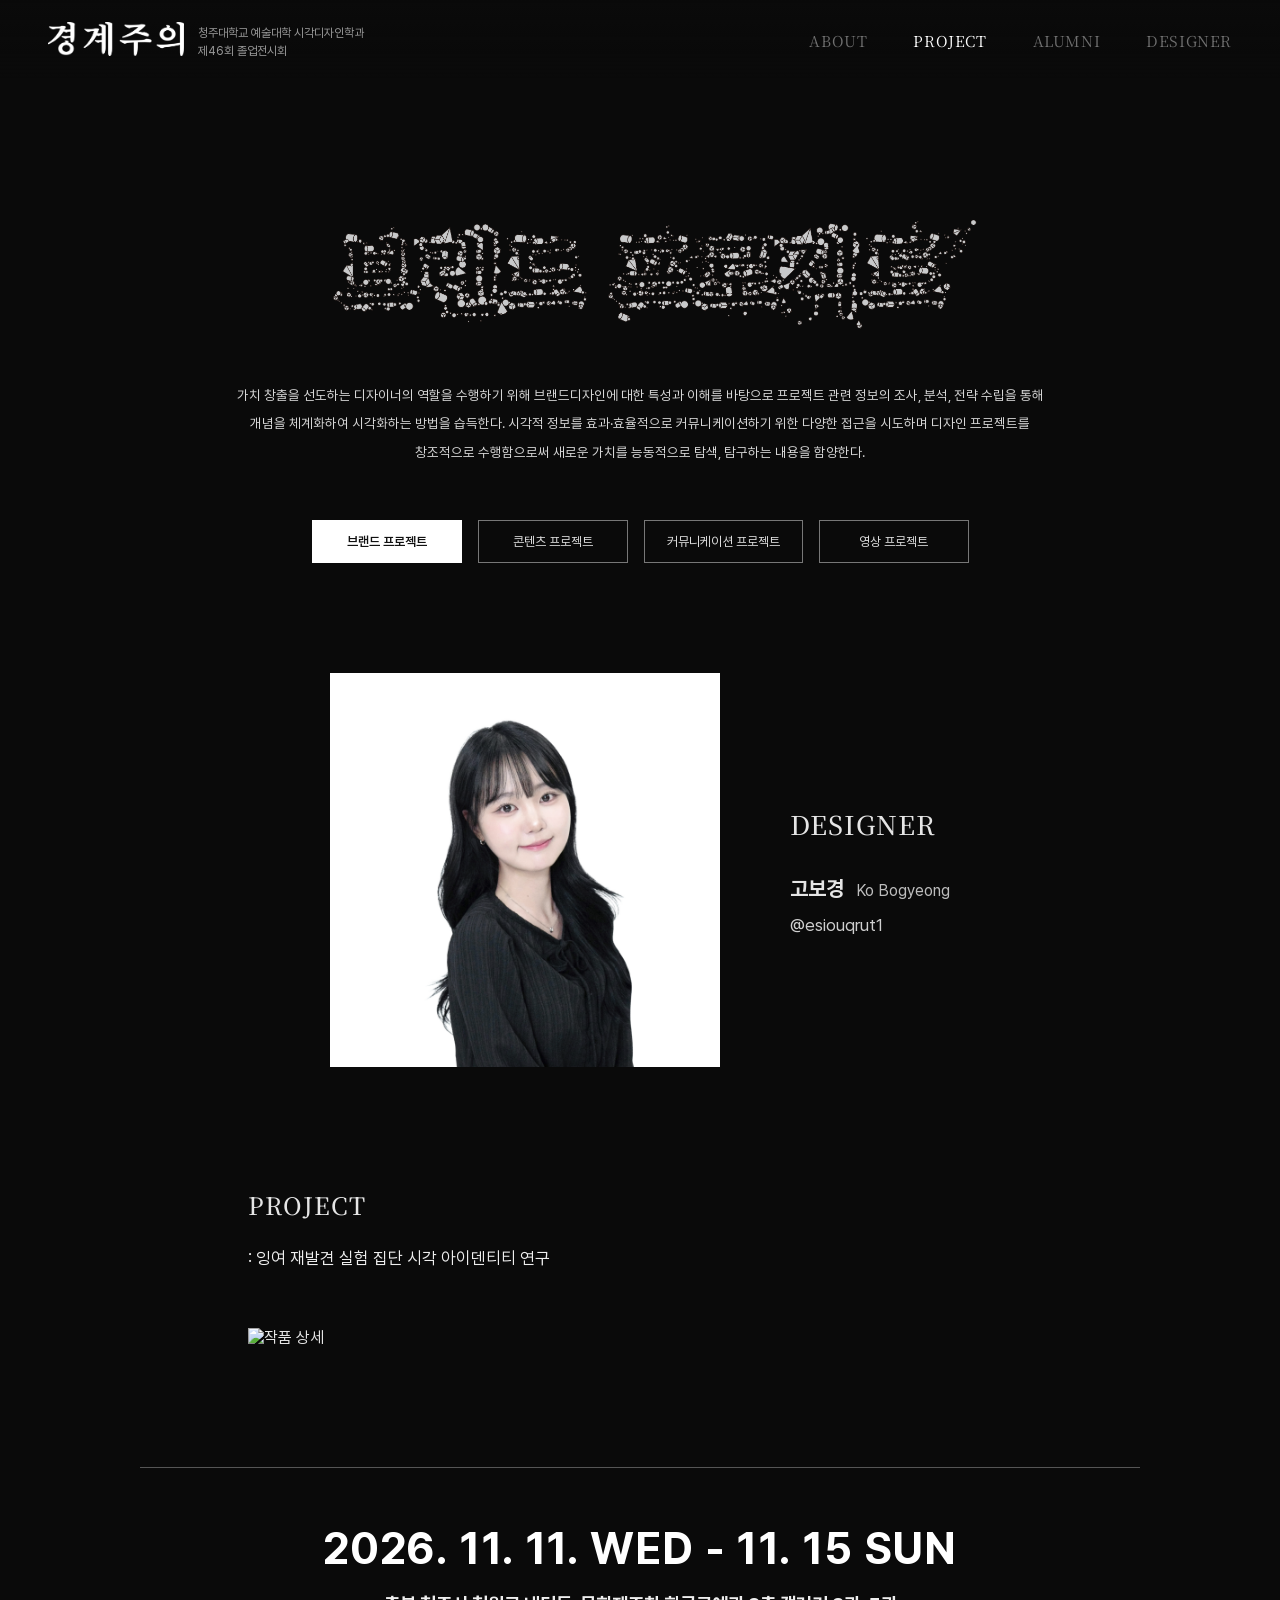
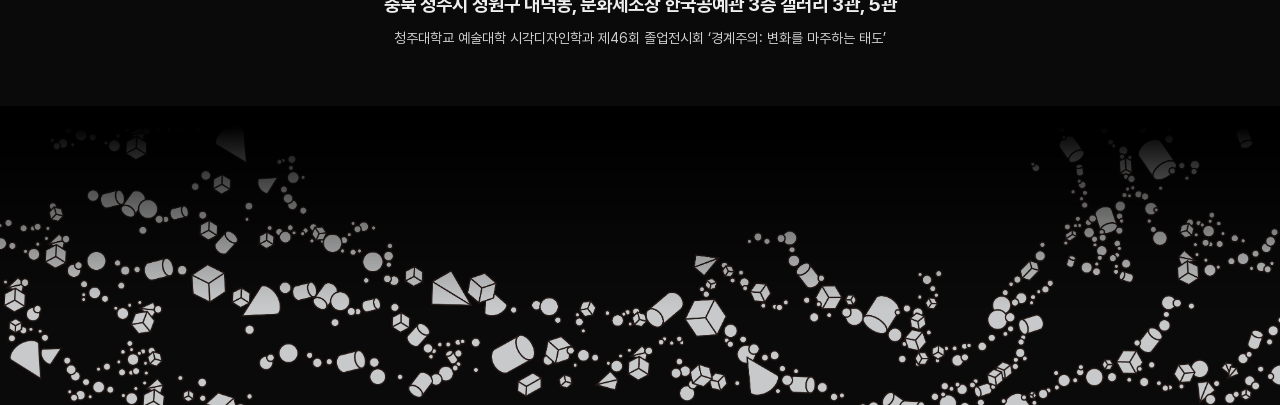
<file: 1.html>
<!DOCTYPE html>
<html lang="ko">
<head>
<meta charset="UTF-8">
<meta name="viewport" content="width=device-width, initial-scale=1.0">
<title>브랜드 프로젝트 작품 상세 | 경계주의 - 청주대학교 시각디자인학과 제46회 졸업전시회</title>
<link rel="stylesheet" href="css/style.css">
</head>
<body>
<header class="topbar">
  <a class="brand" href="index.html">
    <!-- 모든 페이지 상단 왼쪽 로고: 경계주의.png -->
    <img src="images/logo.png" alt="경계주의">
    <div class="sub">청주대학교 예술대학 시각디자인학과<br>제46회 졸업전시회</div>
  </a>
  <nav class="gnb">
    <a href="about.html">ABOUT</a>
    <a href="project_brand.html" class="active">PROJECT</a>
    <a href="alumni.html">ALUMNI</a>
    <a href="designer.html">DESIGNER</a>
  </nav>
</header>
<main class="page">
  <div class="proj-title"><img src="images/title-brand.png" alt="브랜드 프로젝트"></div>
  <div class="proj-intro">가치 창출을 선도하는 디자이너의 역할을 수행하기 위해 브랜드디자인에 대한 특성과 이해를 바탕으로 프로젝트 관련 정보의 조사, 분석, 전략 수립을 통해<br>개념을 체계화하여 시각화하는 방법을 습득한다. 시각적 정보를 효과·효율적으로 커뮤니케이션하기 위한 다양한 접근을 시도하며 디자인 프로젝트를</br> 창조적으로 수행함으로써 새로운 가치를 능동적으로 탐색, 탐구하는 내용을 함양한다.</br></div>
  <div class="proj-tabs">
    <a href="project_brand.html" class="on">브랜드 프로젝트</a>
    <a href="project_content.html">콘텐츠 프로젝트</a>
    <a href="project_comm.html">커뮤니케이션 프로젝트</a>
    <a href="project_video.html">영상 프로젝트</a>
  </div>

  <!-- ===== 학생별로 아래 내용 수정: 디테일얼굴 / 이름 / 영문이름 / 인스타 ===== -->
  <section class="detail-designer">
    <!-- 디테일얼굴 : 학생마다 다름, 추후 교체 (images/students/student-02.png) -->
    <div class="dface"><img src="images/students/student-02.png" alt="디자이너"></div>
    <div>
      <h3>DESIGNER</h3>
      <div class="dname">고보경<span class="en">Ko Bogyeong</span></div>
      <div class="dinsta">@esiouqrut1</div>
    </div>
  </section>

  <section class="detail-proj">
    <h3>PROJECT</h3>
    <!-- 프로젝트 설명 문구 : 학생마다 다름, 추후 수정 -->
    <div class="pdesc">: 잉여 재발견 실험 집단 시각 아이덴티티 연구</div>
    <!-- 작품사진디테일 : 학생마다 다름, 추후 교체 (images/work-detail1.png) -->
    <div class="pimg"><img alt="작품 상세"></div>
  </section>
</main>
<footer class="footer">
  <div class="footer-info">
    <hr class="footer-line">
    <div class="f-date">2026. 11. 11. WED - 11. 15 SUN</div>
    <div class="f-place">충북 청주시 청원구 내덕동, 문화제조창 한국공예관 3층 갤러리 3관, 5관</div>
    <div class="f-desc">청주대학교 예술대학 시각디자인학과 제46회 졸업전시회 &lsquo;경계주의: 변화를 마주하는 태도&rsquo;</div>
  </div>
  <!-- 모든 페이지 하단: 바닥.png -->
  <div class="footer-bg"><img src="images/footer-bg2.png" alt=""></div>
</footer>
<script src="js/main.js"></script>
<script src="js/project-detail.js"></script>
</body>
</html>
</file>
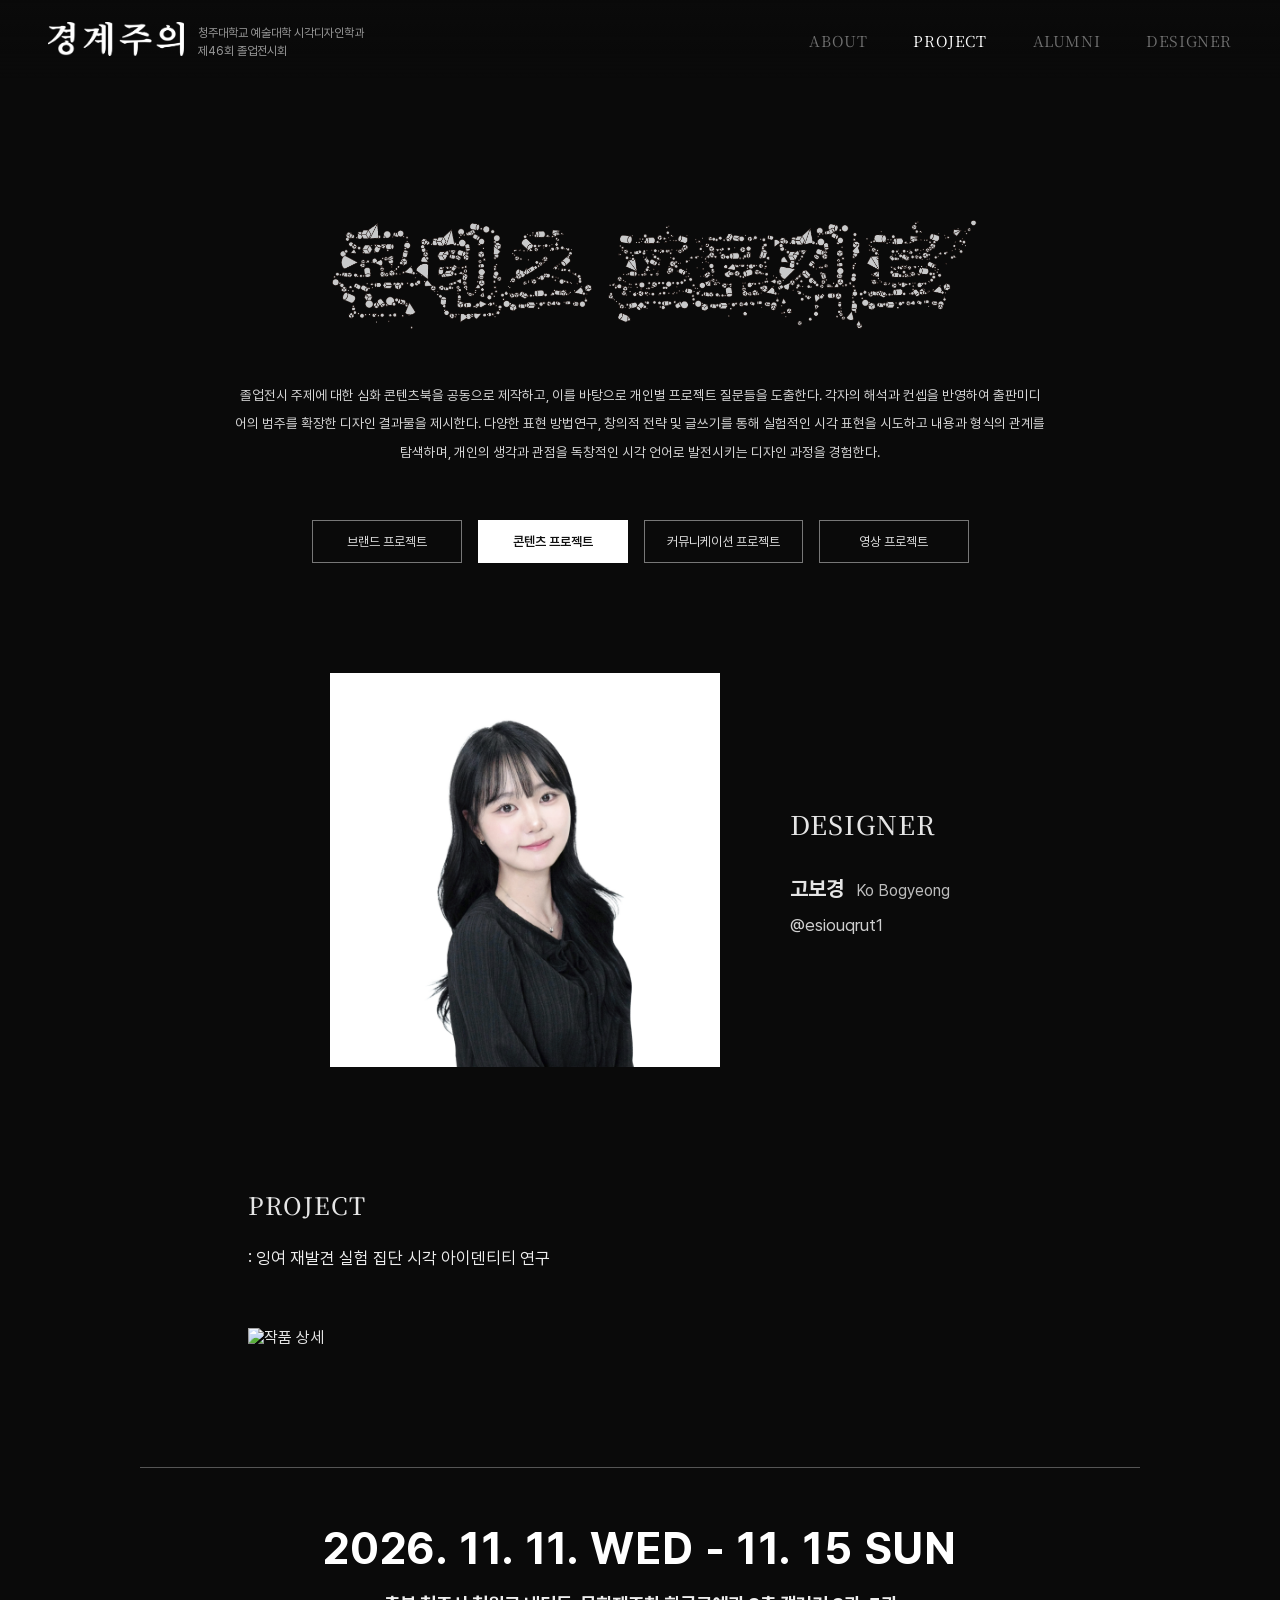
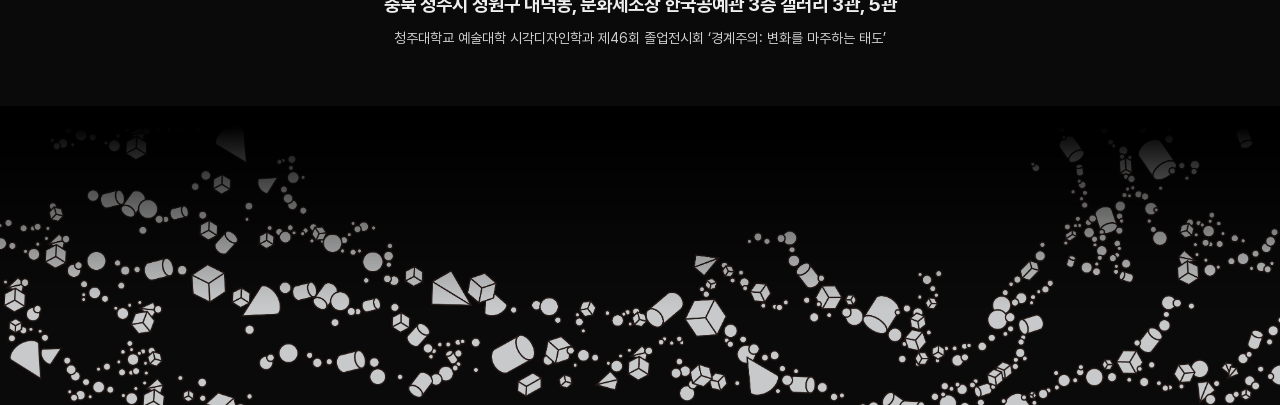
<file: 2.html>
<!DOCTYPE html>
<html lang="ko">
<head>
<meta charset="UTF-8">
<meta name="viewport" content="width=device-width, initial-scale=1.0">
<title>콘텐츠 프로젝트 작품 상세 | 경계주의 - 청주대학교 시각디자인학과 제46회 졸업전시회</title>
<link rel="stylesheet" href="css/style.css">
</head>
<body>
<header class="topbar">
  <a class="brand" href="index.html">
    <!-- 모든 페이지 상단 왼쪽 로고: 경계주의.png -->
    <img src="images/logo.png" alt="경계주의">
    <div class="sub">청주대학교 예술대학 시각디자인학과<br>제46회 졸업전시회</div>
  </a>
  <nav class="gnb">
    <a href="about.html">ABOUT</a>
    <a href="project_brand.html" class="active">PROJECT</a>
    <a href="alumni.html">ALUMNI</a>
    <a href="designer.html">DESIGNER</a>
  </nav>
</header>
<main class="page">
  <div class="proj-title"><img src="images/title-content.png" alt="콘텐츠 프로젝트"></div>
  <div class="proj-intro">졸업전시 주제에 대한 심화 콘텐츠북을 공동으로 제작하고, 이를 바탕으로 개인별 프로젝트 질문들을 도출한다. 각자의 해석과 컨셉을 반영하여 출판미디어의 범주를 확장한 디자인 결과물을 제시한다. 다양한 표현 방법연구, 창의적 전략 및 글쓰기를 통해 실험적인 시각 표현을 시도하고 내용과 형식의 관계를 </br>탐색하며, 개인의 생각과 관점을 독창적인 시각 언어로 발전시키는 디자인 과정을 경험한다.</div>
  <div class="proj-tabs">
    <a href="project_brand.html">브랜드 프로젝트</a>
    <a href="project_content.html" class="on">콘텐츠 프로젝트</a>
    <a href="project_comm.html">커뮤니케이션 프로젝트</a>
    <a href="project_video.html">영상 프로젝트</a>
  </div>

  <!-- ===== 학생별로 아래 내용 수정: 디테일얼굴 / 이름 / 영문이름 / 인스타 ===== -->
  <section class="detail-designer">
    <!-- 디테일얼굴 : 학생마다 다름, 추후 교체 (images/students/student-02.png) -->
    <div class="dface"><img src="images/students/student-02.png" alt="디자이너"></div>
    <div>
      <h3>DESIGNER</h3>
      <div class="dname">고보경<span class="en">Ko Bogyeong</span></div>
      <div class="dinsta">@esiouqrut1</div>
    </div>
  </section>

  <section class="detail-proj">
    <h3>PROJECT</h3>
    <!-- 프로젝트 설명 문구 : 학생마다 다름, 추후 수정 -->
    <div class="pdesc">: 잉여 재발견 실험 집단 시각 아이덴티티 연구</div>
    <!-- 작품사진디테일 : 학생마다 다름, 추후 교체 (images/work-detail2.png) -->
    <div class="pimg"><img alt="작품 상세"></div>
  </section>
</main>
<footer class="footer">
  <div class="footer-info">
    <hr class="footer-line">
    <div class="f-date">2026. 11. 11. WED - 11. 15 SUN</div>
    <div class="f-place">충북 청주시 청원구 내덕동, 문화제조창 한국공예관 3층 갤러리 3관, 5관</div>
    <div class="f-desc">청주대학교 예술대학 시각디자인학과 제46회 졸업전시회 &lsquo;경계주의: 변화를 마주하는 태도&rsquo;</div>
  </div>
  <!-- 모든 페이지 하단: 바닥.png -->
  <div class="footer-bg"><img src="images/footer-bg2.png" alt=""></div>
</footer>
<script src="js/main.js"></script>
<script src="js/project-detail.js"></script>
</body>
</html>
</file>
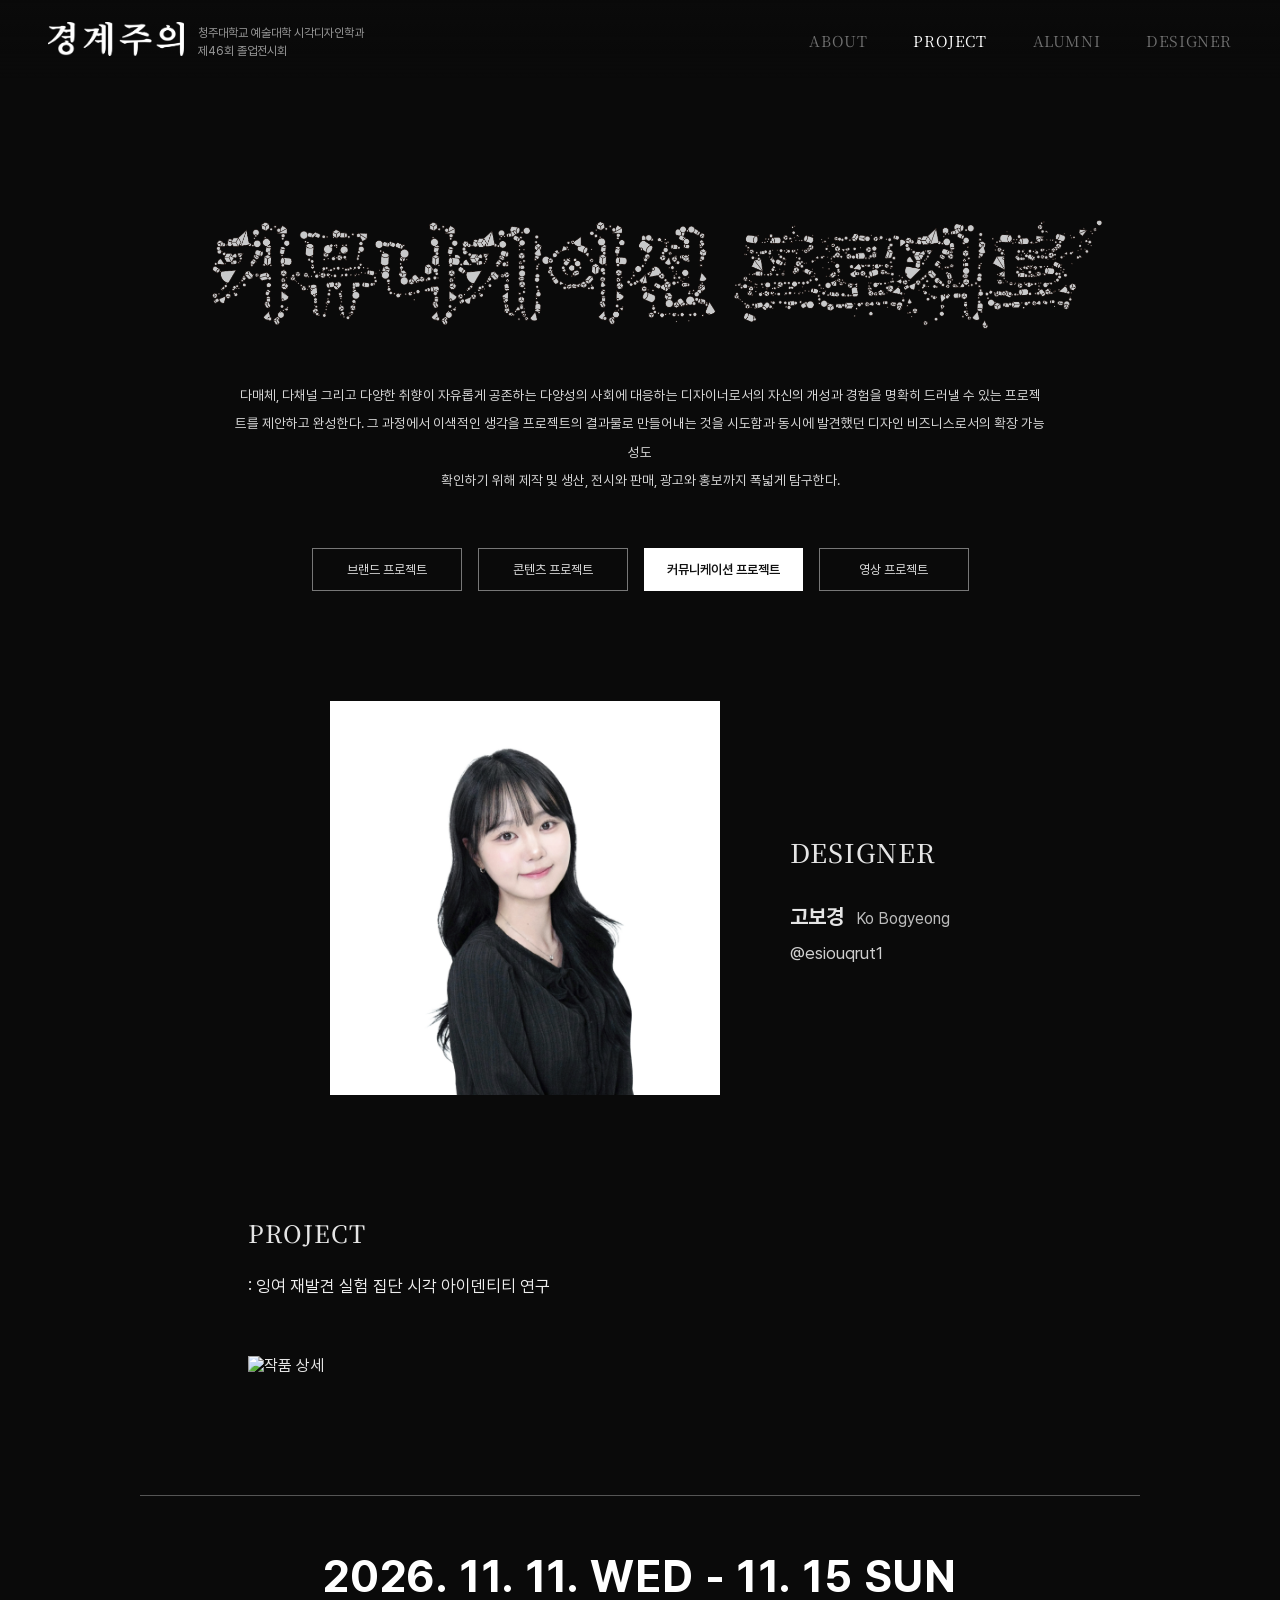
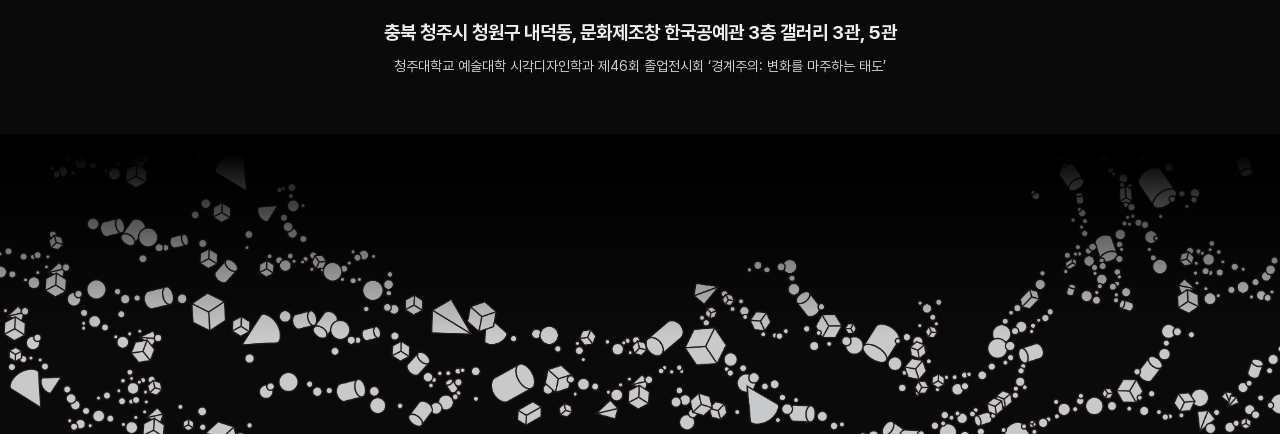
<file: 3.html>
<!DOCTYPE html>
<html lang="ko">
<head>
<meta charset="UTF-8">
<meta name="viewport" content="width=device-width, initial-scale=1.0">
<title>커뮤니케이션 프로젝트 작품 상세 | 경계주의 - 청주대학교 시각디자인학과 제46회 졸업전시회</title>
<link rel="stylesheet" href="css/style.css">
</head>
<body>
<header class="topbar">
  <a class="brand" href="index.html">
    <!-- 모든 페이지 상단 왼쪽 로고: 경계주의.png -->
    <img src="images/logo.png" alt="경계주의">
    <div class="sub">청주대학교 예술대학 시각디자인학과<br>제46회 졸업전시회</div>
  </a>
  <nav class="gnb">
    <a href="about.html">ABOUT</a>
    <a href="project_brand.html" class="active">PROJECT</a>
    <a href="alumni.html">ALUMNI</a>
    <a href="designer.html">DESIGNER</a>
  </nav>
</header>
<main class="page">
  <div class="proj-title"><img src="images/title-comm.png" alt="커뮤니케이션 프로젝트"></div>
  <div class="proj-intro">다매체, 다채널 그리고 다양한 취향이 자유롭게 공존하는 다양성의 사회에 대응하는 디자이너로서의 자신의 개성과 경험을 명확히 드러낼 수 있는 프로젝트를 제안하고 완성한다. 그 과정에서 이색적인 생각을 프로젝트의 결과물로 만들어내는 것을 시도함과 동시에 발견했던 디자인 비즈니스로서의 확장 가능성도 <br>확인하기 위해 제작 및 생산, 전시와 판매, 광고와 홍보까지 폭넓게 탐구한다.</br></div>
  <div class="proj-tabs">
    <a href="project_brand.html">브랜드 프로젝트</a>
    <a href="project_content.html">콘텐츠 프로젝트</a>
    <a href="project_comm.html" class="on">커뮤니케이션 프로젝트</a>
    <a href="project_video.html">영상 프로젝트</a>
  </div>

  <!-- ===== 학생별로 아래 내용 수정: 디테일얼굴 / 이름 / 영문이름 / 인스타 ===== -->
  <section class="detail-designer">
    <!-- 디테일얼굴 : 학생마다 다름, 추후 교체 (images/students/student-02.png) -->
    <div class="dface"><img src="images/students/student-02.png" alt="디자이너"></div>
    <div>
      <h3>DESIGNER</h3>
      <div class="dname">고보경<span class="en">Ko Bogyeong</span></div>
      <div class="dinsta">@esiouqrut1</div>
    </div>
  </section>

  <section class="detail-proj">
    <h3>PROJECT</h3>
    <!-- 프로젝트 설명 문구 : 학생마다 다름, 추후 수정 -->
    <div class="pdesc">: 잉여 재발견 실험 집단 시각 아이덴티티 연구</div>
    <!-- 작품사진디테일 : 학생마다 다름, 추후 교체 (images/work-detail3.png) -->
    <div class="pimg"><img alt="작품 상세"></div>
  </section>
</main>
<footer class="footer">
  <div class="footer-info">
    <hr class="footer-line">
    <div class="f-date">2026. 11. 11. WED - 11. 15 SUN</div>
    <div class="f-place">충북 청주시 청원구 내덕동, 문화제조창 한국공예관 3층 갤러리 3관, 5관</div>
    <div class="f-desc">청주대학교 예술대학 시각디자인학과 제46회 졸업전시회 &lsquo;경계주의: 변화를 마주하는 태도&rsquo;</div>
  </div>
  <!-- 모든 페이지 하단: 바닥.png -->
  <div class="footer-bg"><img src="images/footer-bg2.png" alt=""></div>
</footer>
<script src="js/main.js"></script>
<script src="js/project-detail.js"></script>
</body>
</html>
</file>
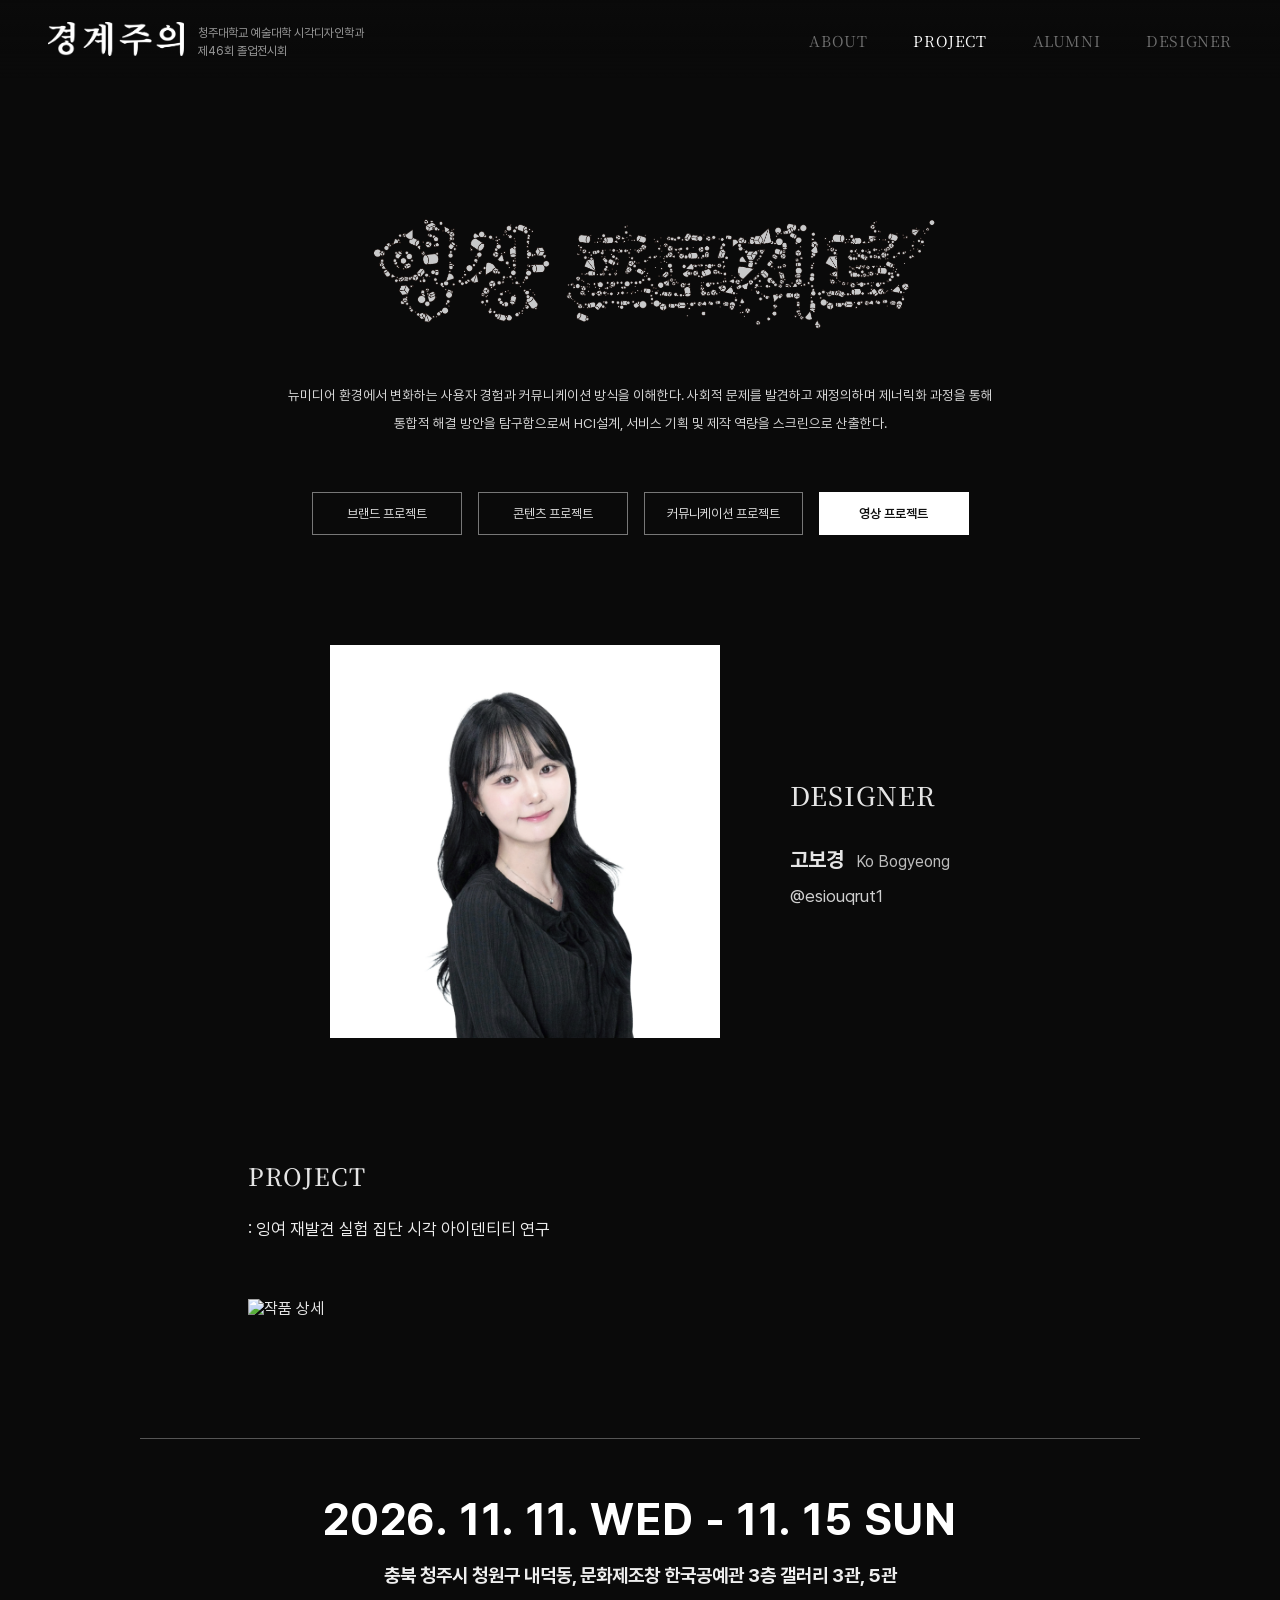
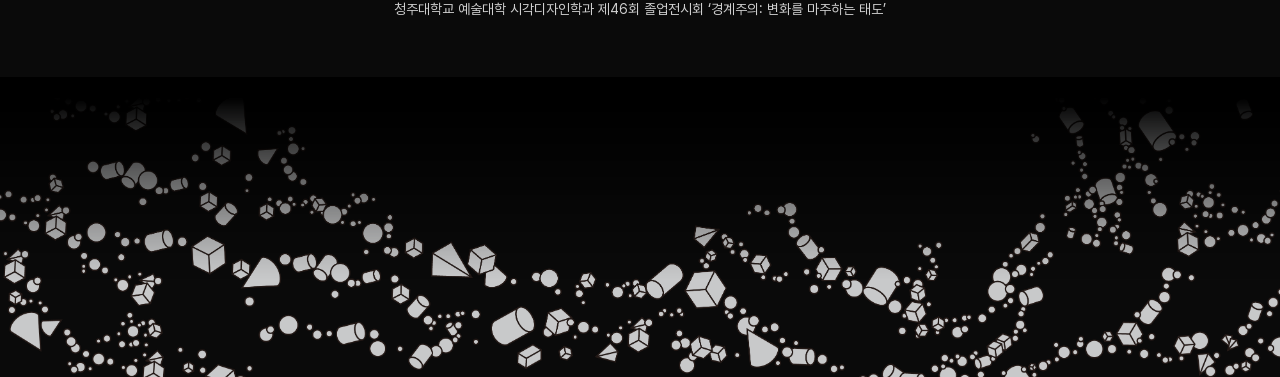
<file: 4.html>
<!DOCTYPE html>
<html lang="ko">
<head>
<meta charset="UTF-8">
<meta name="viewport" content="width=device-width, initial-scale=1.0">
<title>영상 프로젝트 작품 상세 | 경계주의 - 청주대학교 시각디자인학과 제46회 졸업전시회</title>
<link rel="stylesheet" href="css/style.css">
</head>
<body>
<header class="topbar">
  <a class="brand" href="index.html">
    <!-- 모든 페이지 상단 왼쪽 로고: 경계주의.png -->
    <img src="images/logo.png" alt="경계주의">
    <div class="sub">청주대학교 예술대학 시각디자인학과<br>제46회 졸업전시회</div>
  </a>
  <nav class="gnb">
    <a href="about.html">ABOUT</a>
    <a href="project_brand.html" class="active">PROJECT</a>
    <a href="alumni.html">ALUMNI</a>
    <a href="designer.html">DESIGNER</a>
  </nav>
</header>
<main class="page">
  <div class="proj-title"><img src="images/title-video.png" alt="영상 프로젝트"></div>
  <div class="proj-intro">뉴미디어 환경에서 변화하는 사용자 경험과 커뮤니케이션 방식을 이해한다. 사회적 문제를 발견하고 재정의하며 제너릭화 과정을 통해 </br> 통합적 해결 방안을 탐구함으로써 HCI설계, 서비스 기획 및 제작 역량을 스크린으로 산출한다.</br></div>
  <div class="proj-tabs">
    <a href="project_brand.html">브랜드 프로젝트</a>
    <a href="project_content.html">콘텐츠 프로젝트</a>
    <a href="project_comm.html">커뮤니케이션 프로젝트</a>
    <a href="project_video.html" class="on">영상 프로젝트</a>
  </div>

  <!-- ===== 학생별로 아래 내용 수정: 디테일얼굴 / 이름 / 영문이름 / 인스타 ===== -->
  <section class="detail-designer">
    <!-- 디테일얼굴 : 학생마다 다름, 추후 교체 (images/students/student-02.png) -->
    <div class="dface"><img src="images/students/student-02.png" alt="디자이너"></div>
    <div>
      <h3>DESIGNER</h3>
      <div class="dname">고보경<span class="en">Ko Bogyeong</span></div>
      <div class="dinsta">@esiouqrut1</div>
    </div>
  </section>

  <section class="detail-proj">
    <h3>PROJECT</h3>
    <!-- 프로젝트 설명 문구 : 학생마다 다름, 추후 수정 -->
    <div class="pdesc">: 잉여 재발견 실험 집단 시각 아이덴티티 연구</div>
    <!-- 작품사진디테일 : 학생마다 다름, 추후 교체 (images/work-detail4.png) -->
    <div class="pimg"><img alt="작품 상세"></div>
  </section>
</main>
<footer class="footer">
  <div class="footer-info">
    <hr class="footer-line">
    <div class="f-date">2026. 11. 11. WED - 11. 15 SUN</div>
    <div class="f-place">충북 청주시 청원구 내덕동, 문화제조창 한국공예관 3층 갤러리 3관, 5관</div>
    <div class="f-desc">청주대학교 예술대학 시각디자인학과 제46회 졸업전시회 &lsquo;경계주의: 변화를 마주하는 태도&rsquo;</div>
  </div>
  <!-- 모든 페이지 하단: 바닥.png -->
  <div class="footer-bg"><img src="images/footer-bg2.png" alt=""></div>
</footer>
<script src="js/main.js"></script>
<script src="js/project-detail.js"></script>
</body>
</html>
</file>
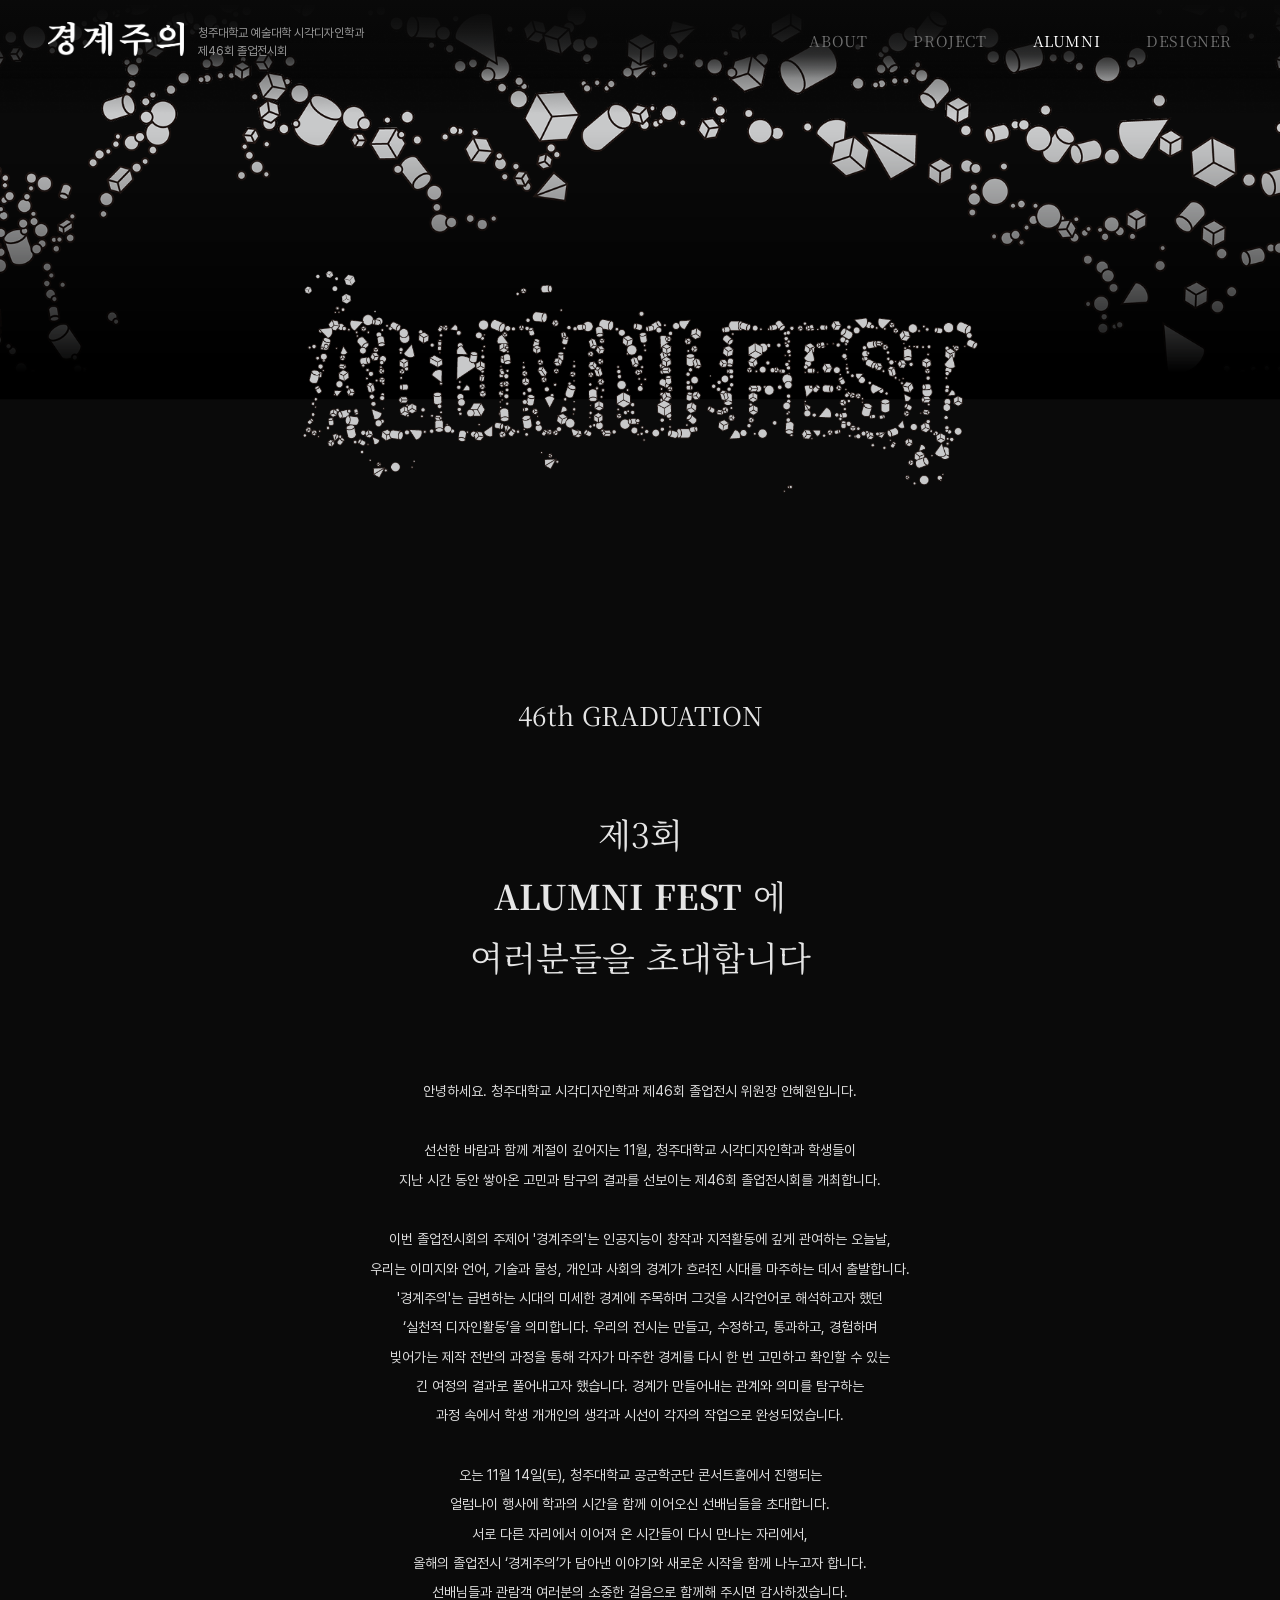
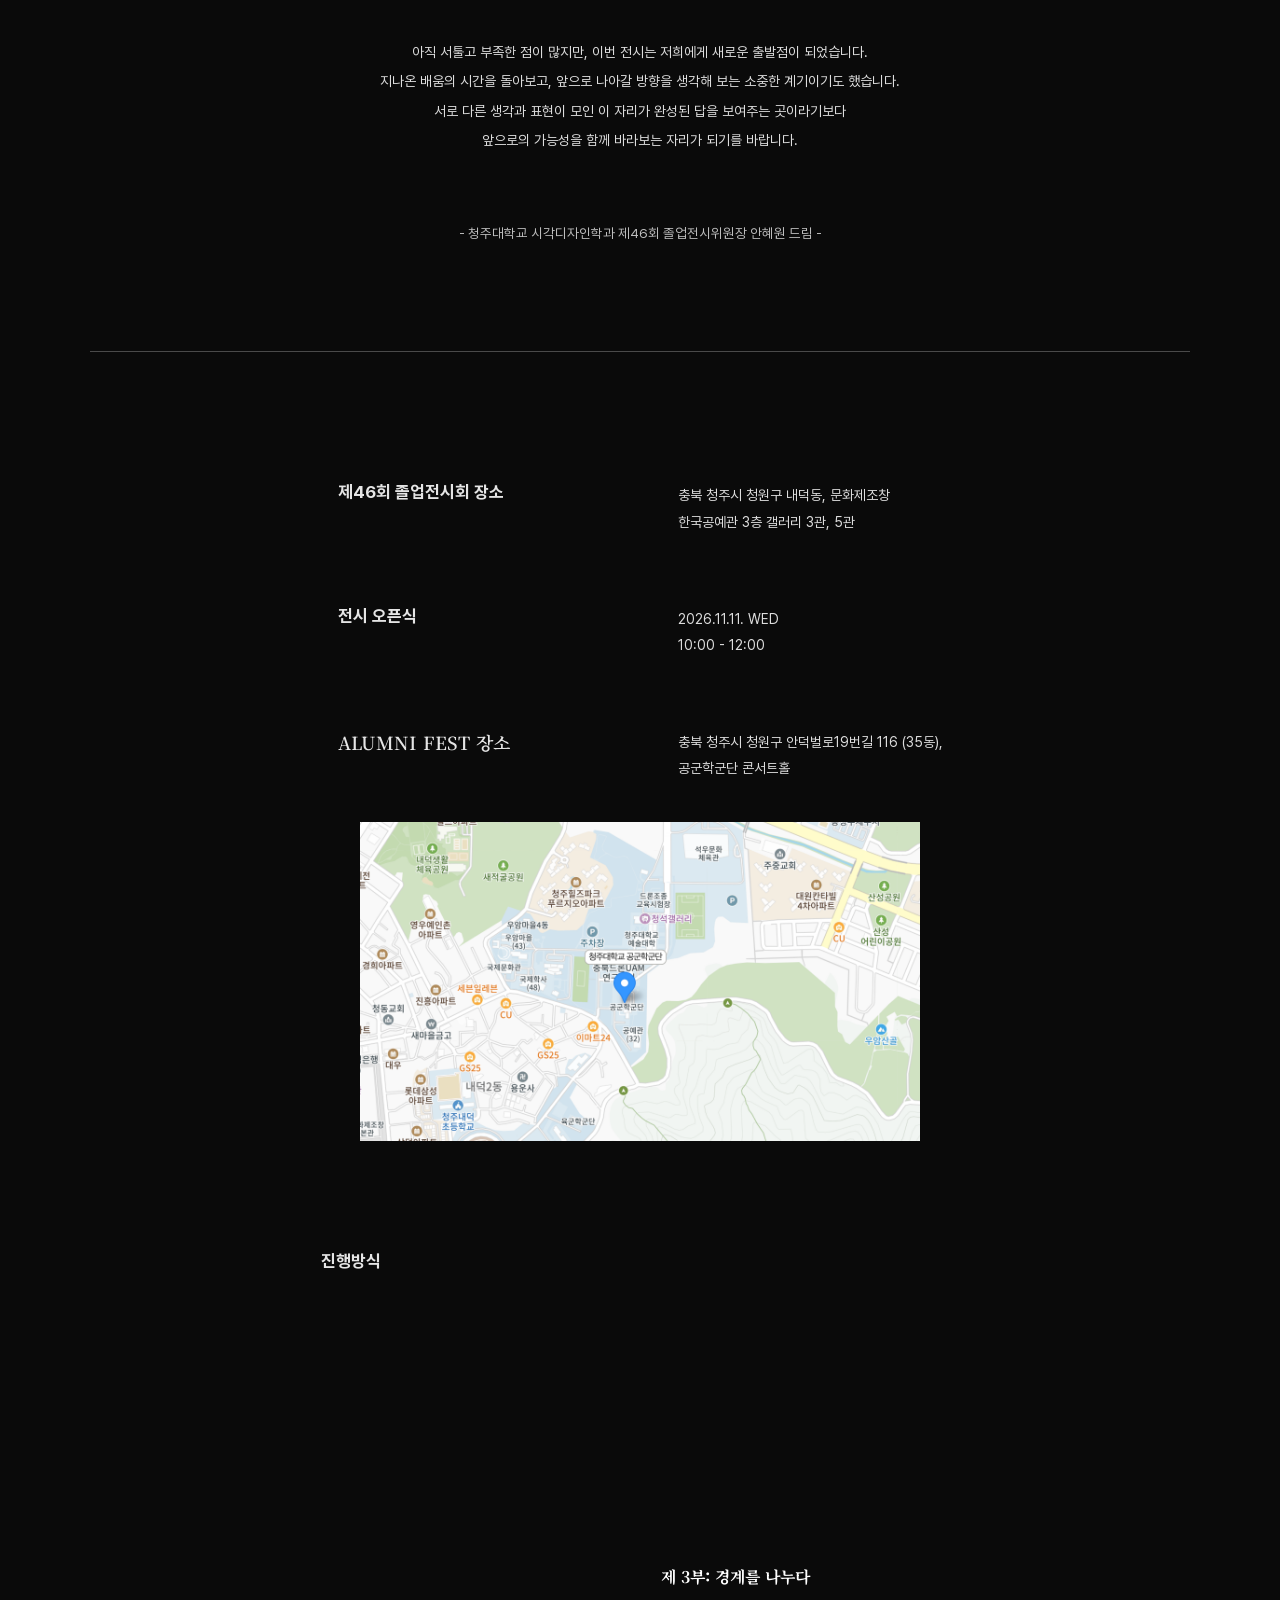
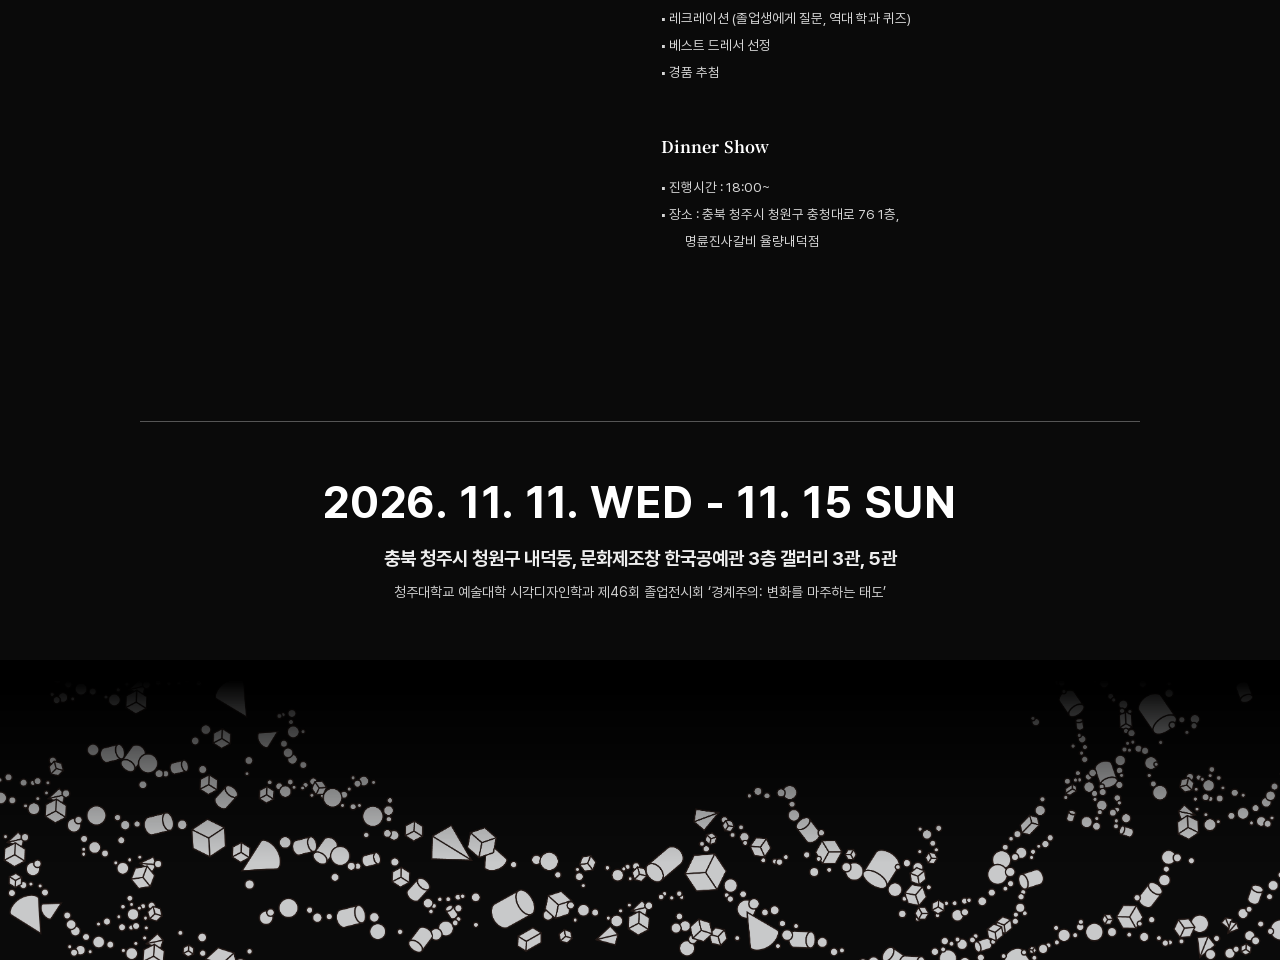
<file: alumni.html>
<!DOCTYPE html>

<html lang="ko">
<head>
<meta charset="utf-8"/>
<meta content="width=device-width, initial-scale=1.0" name="viewport"/>
<title>ALUMNI | 경계주의 - 청주대학교 시각디자인학과 제46회 졸업전시회</title>
<link href="css/style.css" rel="stylesheet"/>
</head>
<body>
<header class="topbar">
<a class="brand" href="index.html">
<!-- 모든 페이지 상단 왼쪽 로고: 경계주의.png -->
<img alt="경계주의" src="images/logo.png"/>
<div class="sub">청주대학교 예술대학 시각디자인학과<br/>제46회 졸업전시회</div>
</a>
<nav class="gnb">
<a href="about.html">ABOUT</a>
<a href="project_brand.html">PROJECT</a>
<a class="active" href="alumni.html">ALUMNI</a>
<a href="designer.html">DESIGNER</a>
</nav>
</header>
<main class="page has-top-bg">
<div class="page-top-bg"><img alt="" src="images/about-top.png"/></div>
<div class="alumni-title reveal"><img alt="ALUMNI FEST" src="images/alumni-fest.png"/></div>
<section class="alumni-sec reveal">
<div class="en-head">46th GRADUATION</div>
<div class="invite">제3회<br/><b>ALUMNI FEST</b> 에<br/>여러분들을 초대합니다</div>
</section>
<div class="alumni-body">
<p class="reveal">안녕하세요. 청주대학교 시각디자인학과 제46회 졸업전시 위원장 안혜원입니다.</p>
<p class="reveal">선선한 바람과 함께 계절이 깊어지는 11월, 청주대학교 시각디자인학과 학생들이<br/>지난 시간 동안 쌓아온 고민과 탐구의 결과를 선보이는 제46회 졸업전시회를 개최합니다.</p>
<p class="reveal">이번 졸업전시회의 주제어 '경계주의'는 인공지능이 창작과 지적활동에 깊게 관여하는 오늘날,<br/>우리는 이미지와 언어, 기술과 물성, 개인과 사회의 경계가 흐려진 시대를 마주하는 데서 출발합니다.<br/>'경계주의'는 급변하는 시대의 미세한 경계에 주목하며 그것을 시각언어로 해석하고자 했던<br/>‘실천적 디자인활동’을 의미합니다. 우리의 전시는 만들고, 수정하고, 통과하고, 경험하며<br/>빚어가는 제작 전반의 과정을 통해 각자가 마주한 경계를 다시 한 번 고민하고 확인할 수 있는<br/>긴 여정의 결과로 풀어내고자 했습니다. 경계가 만들어내는 관계와 의미를 탐구하는<br/>과정 속에서 학생 개개인의 생각과 시선이 각자의 작업으로 완성되었습니다.</p>
<p class="reveal">오는 11월 14일(토), 청주대학교 공군학군단 콘서트홀에서 진행되는<br/>얼럼나이 행사에 학과의 시간을 함께 이어오신 선배님들을 초대합니다.<br/>서로 다른 자리에서 이어져 온 시간들이 다시 만나는 자리에서,<br/>올해의 졸업전시 ‘경계주의’가 담아낸 이야기와 새로운 시작을 함께 나누고자 합니다.<br/>선배님들과 관람객 여러분의 소중한 걸음으로 함께해 주시면 감사하겠습니다.</p>
<p class="reveal">아직 서툴고 부족한 점이 많지만, 이번 전시는 저희에게 새로운 출발점이 되었습니다.<br/>지나온 배움의 시간을 돌아보고, 앞으로 나아갈 방향을 생각해 보는 소중한 계기이기도 했습니다.<br/>서로 다른 생각과 표현이 모인 이 자리가 완성된 답을 보여주는 곳이라기보다<br/>앞으로의 가능성을 함께 바라보는 자리가 되기를 바랍니다.</p>
</div>
<div class="alumni-sign reveal">- 청주대학교 시각디자인학과 제46회 졸업전시위원장 안혜원 드림 -</div>
<hr class="divider reveal"/>
<section class="alumni-info">
<div class="alumni-row reveal">
<div class="k sans">제46회 졸업전시회 장소</div>
<div class="v">충북 청주시 청원구 내덕동, 문화제조창<br/>한국공예관 3층 갤러리 3관, 5관</div>
</div>
<div class="alumni-row reveal">
<div class="k sans">전시 오픈식</div>
<div class="v">2026.11.11. WED<br/>10:00 - 12:00</div>
</div>
<div class="alumni-row reveal">
<div class="k">ALUMNI FEST 장소</div>
<div class="v">충북 청주시 청원구 안덕벌로19번길 116 (35동),<br/>공군학군단 콘서트홀</div>
</div>
</section>
<!-- 지도 이미지 (지도.png) -->
<div class="alumni-map reveal"><a href="https://map.kakao.com/?urlX=611820.0000000001&urlY=878068.0000000005&itemId=1431249840&q=%EC%B2%AD%EC%A3%BC%EB%8C%80%ED%95%99%EA%B5%90%20%EA%B3%B5%EA%B5%B0%ED%95%99%EA%B5%B0%EB%8B%A8&srcid=1431249840&map_type=TYPE_MAP&from=roughmap" rel="noopener" target="_blank"><img alt="지도" src="images/map-google.png"/></a></div>
<section class="alumni-info" style="margin-top:110px;">
<div class="alumni-row reveal">
<div class="k sans">진행방식</div>
<div class="v">
<div class="alumni-part reveal"><b>제 1부: 경계를 마주하다</b>
<ul><li>인사말</li><li>교수님 소개및 축사 차기&amp;현 졸업전시위원회 부장 소개</li><li>제46회 졸업전시회 경계주의 프리뷰</li></ul>
</div>
<div class="alumni-part reveal"><b>제 2부: 경계를 확장하다</b>
<ul><li>졸업생 강연 및 질의응답</li><li>전시회 자유 관람</li></ul>
</div>
<div class="alumni-part reveal"><b>제 3부: 경계를 나누다</b>
<ul><li>레크레이션 (졸업생에게 질문, 역대 학과 퀴즈)</li><li>베스트 드레서 선정</li><li>경품 추첨</li></ul>
</div>
<div class="alumni-part reveal"><b>Dinner Show</b>
<ul><li>진행시간 : 18:00~</li><li>장소 : 충북 청주시 청원구 충청대로 76 1층,<br/>        명륜진사갈비 율량내덕점</li></ul>
</div>
</div>
</div>
</section>
</main>
<footer class="footer">
<div class="footer-info">
<hr class="footer-line"/>
<div class="f-date">2026. 11. 11. WED - 11. 15 SUN</div>
<div class="f-place">충북 청주시 청원구 내덕동, 문화제조창 한국공예관 3층 갤러리 3관, 5관</div>
<div class="f-desc">청주대학교 예술대학 시각디자인학과 제46회 졸업전시회 ‘경계주의: 변화를 마주하는 태도’</div>
</div>
<!-- 모든 페이지 하단: 바닥.png -->
<div class="footer-bg"><img alt="" src="images/footer-bg2.png"/></div>
</footer>
<script src="js/main.js"></script>
</body>
</html>
</file>
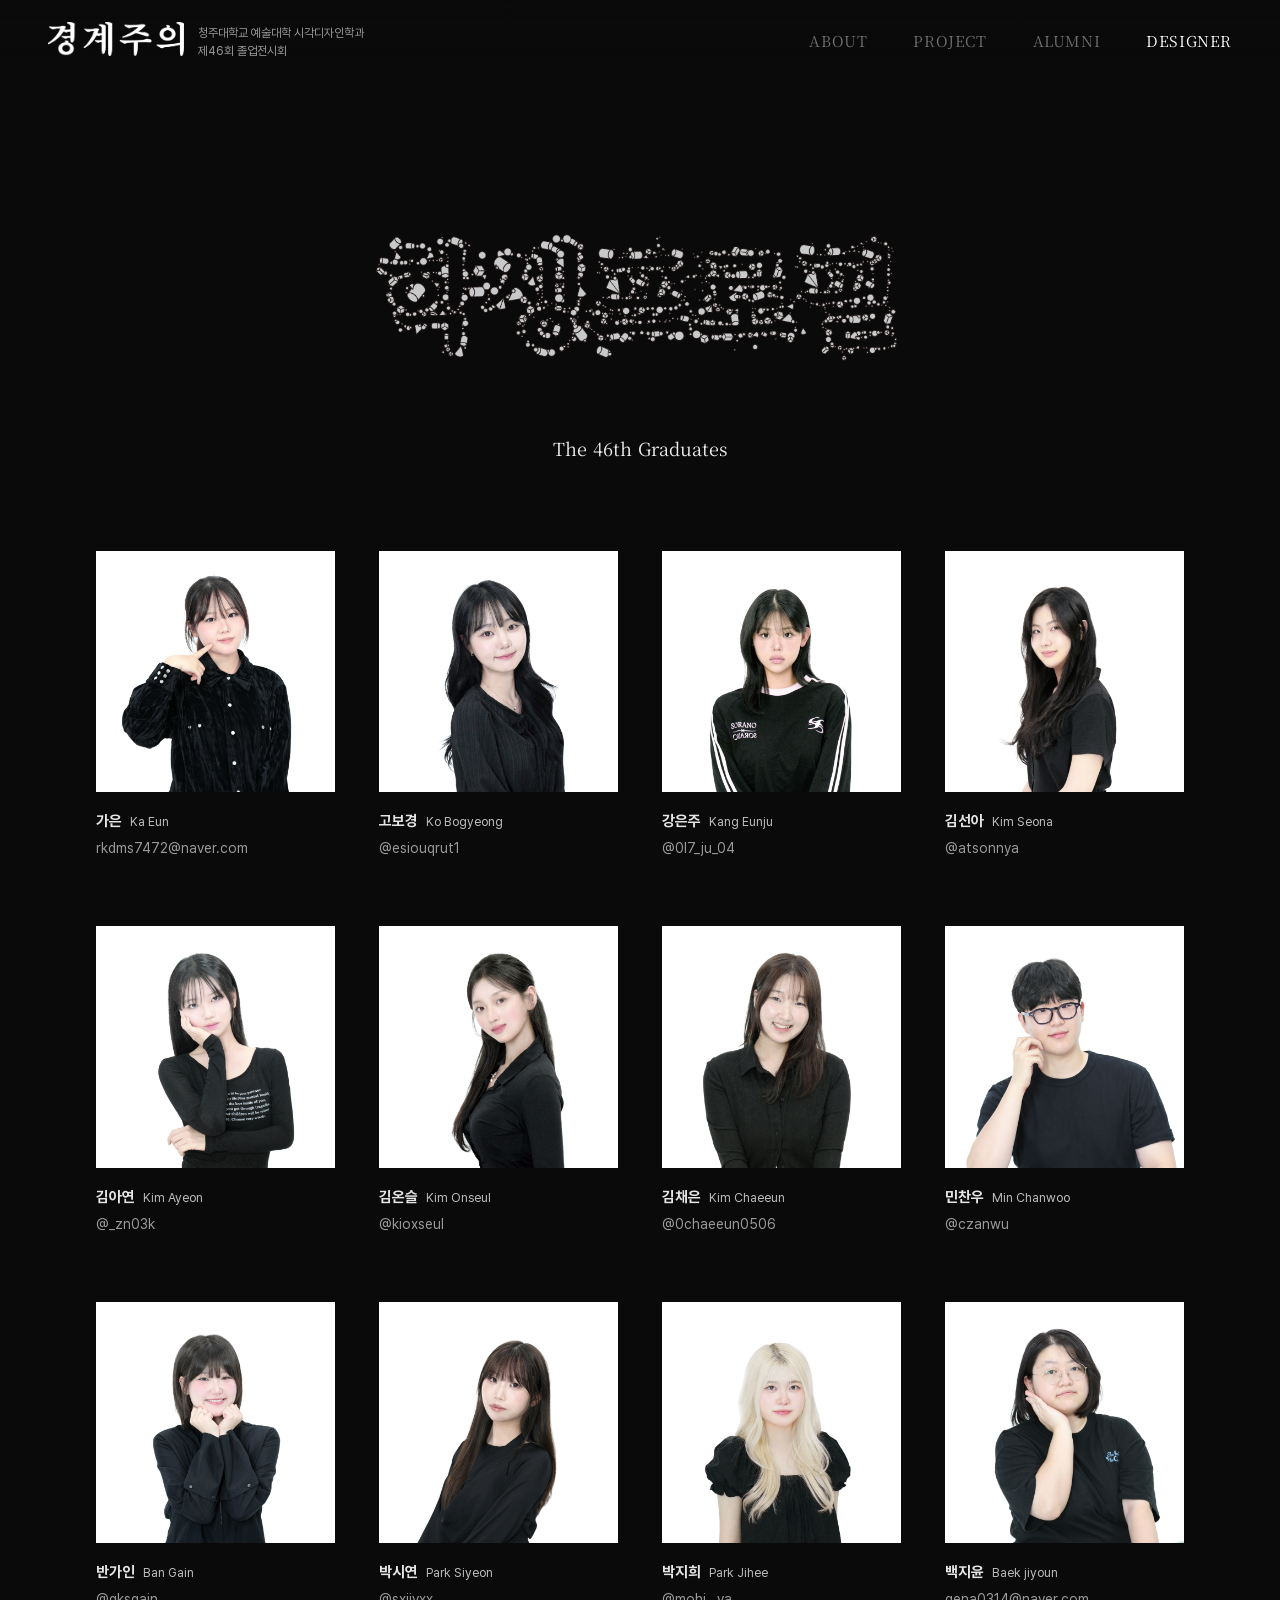
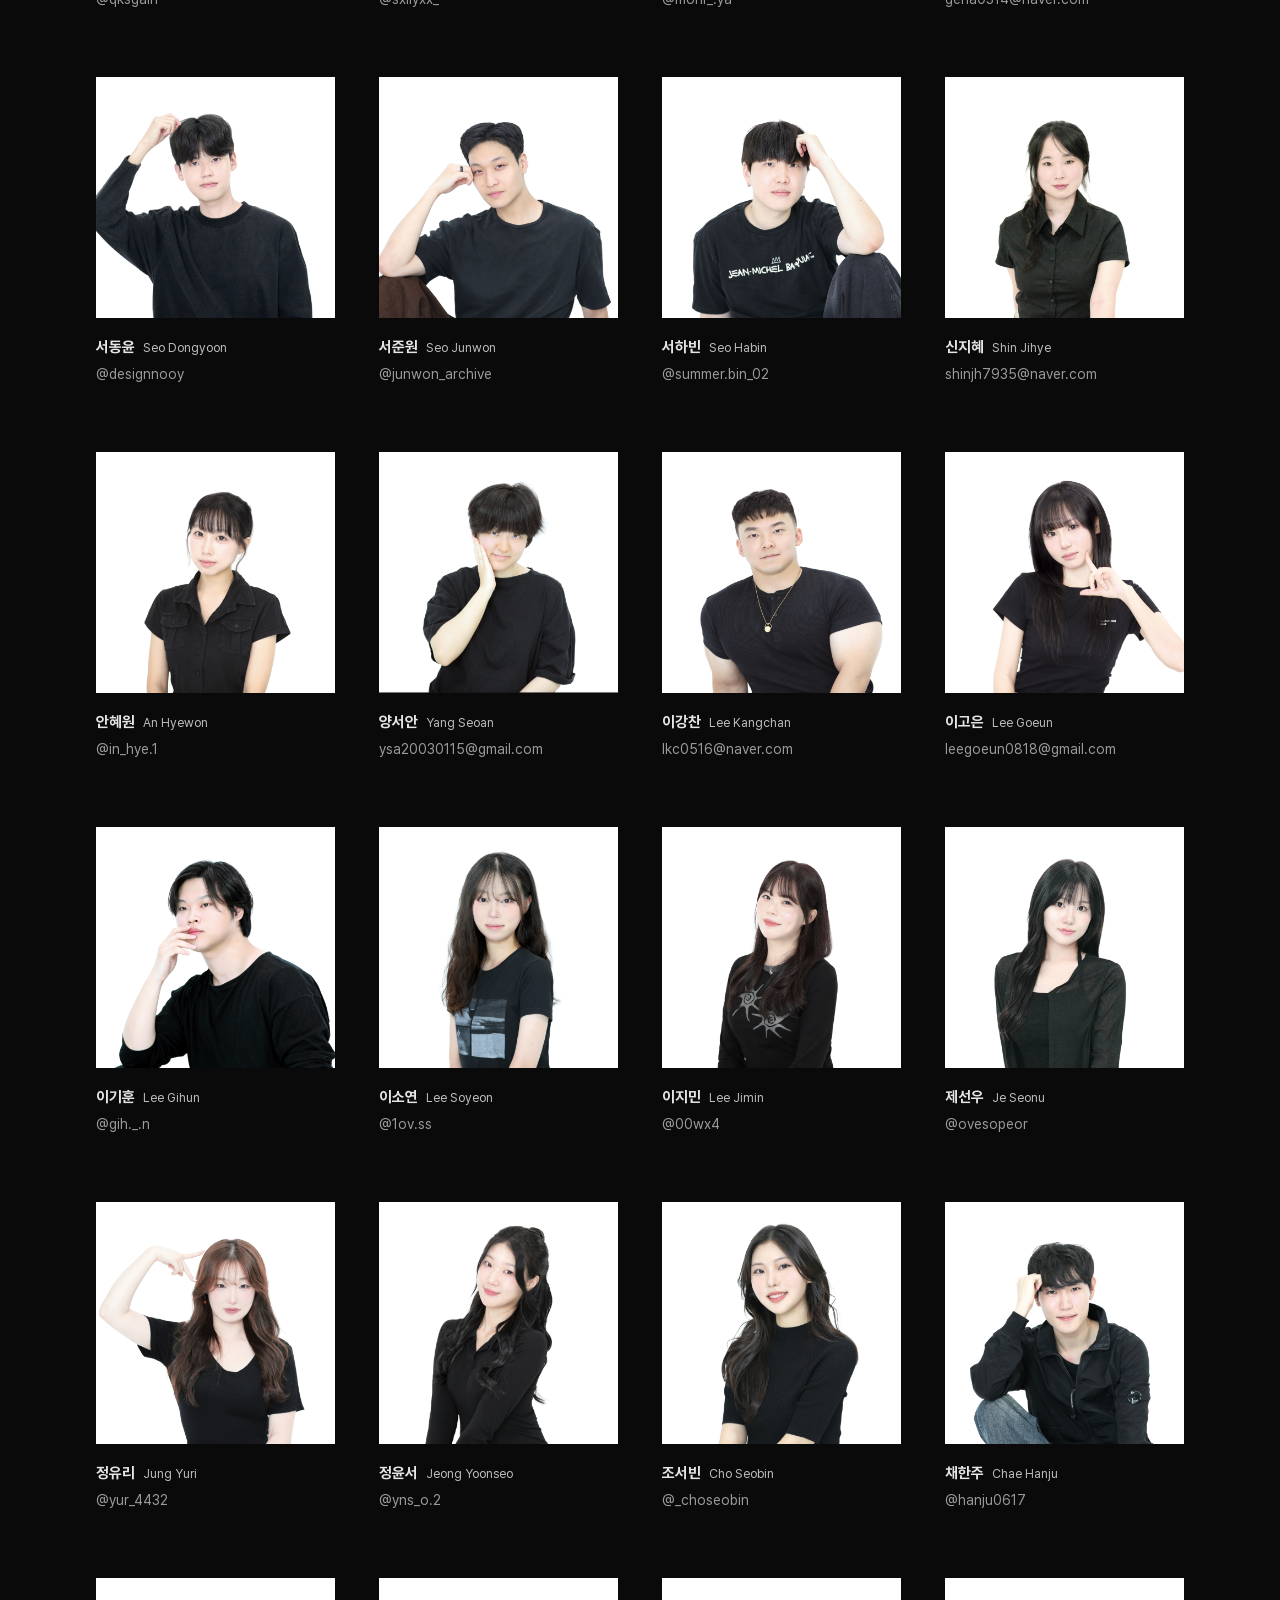
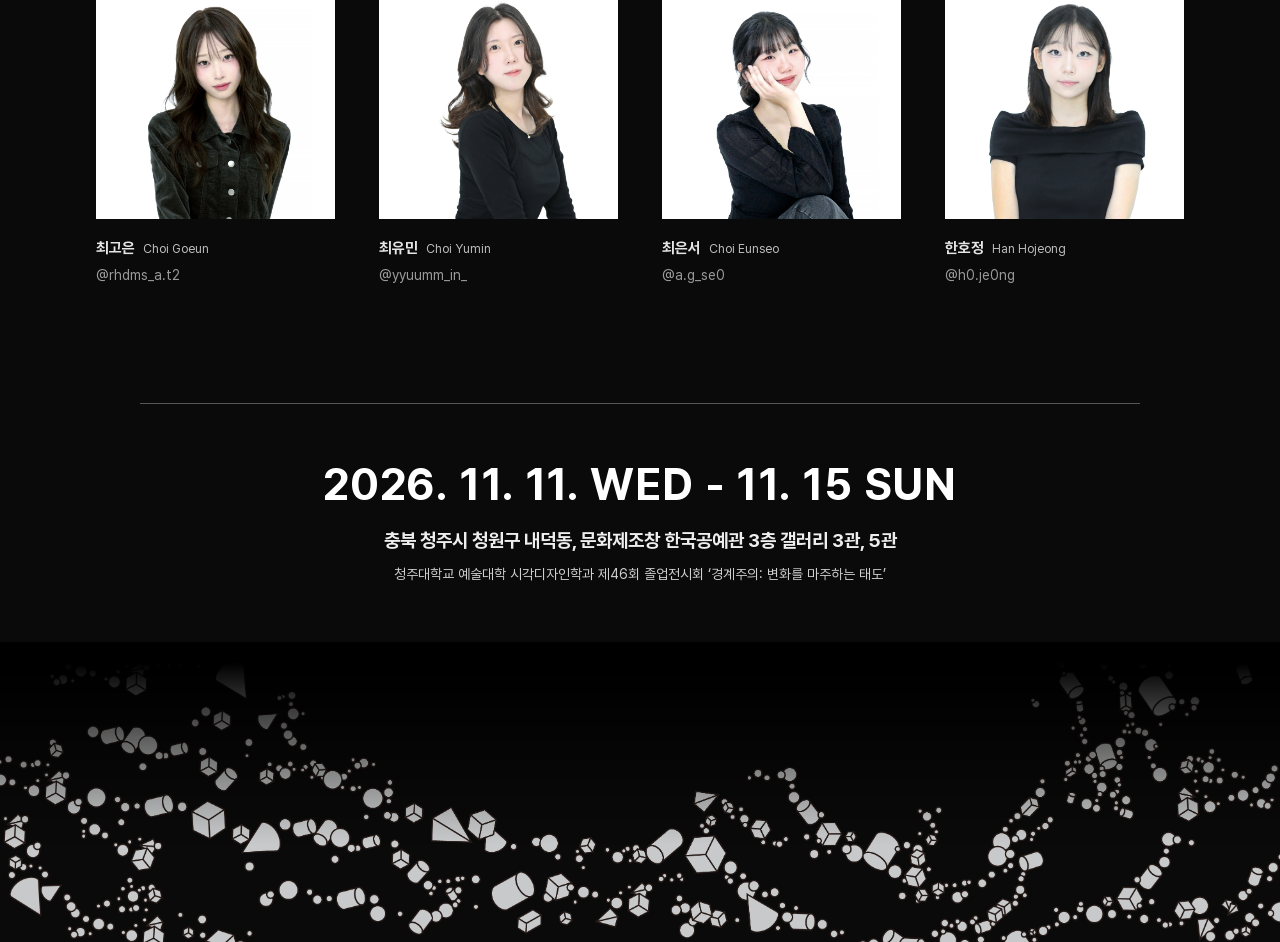
<file: designer.html>
<!DOCTYPE html>

<html lang="ko">
<head>
<meta charset="utf-8"/>
<meta content="width=device-width, initial-scale=1.0" name="viewport"/>
<title>DESIGNER | 경계주의 - 청주대학교 시각디자인학과 제46회 졸업전시회</title>
<link href="css/style.css" rel="stylesheet"/>
</head>
<body>
<header class="topbar">
<a class="brand" href="index.html">
<!-- 모든 페이지 상단 왼쪽 로고: 경계주의.png -->
<img alt="경계주의" src="images/logo.png"/>
<div class="sub">청주대학교 예술대학 시각디자인학과<br/>제46회 졸업전시회</div>
</a>
<nav class="gnb">
<a href="about.html">ABOUT</a>
<a href="project_brand.html">PROJECT</a>
<a href="alumni.html">ALUMNI</a>
<a class="active" href="designer.html">DESIGNER</a>
</nav>
</header>
<main class="page">
<!-- 학생프로필 타이틀 이미지 -->
<div class="designer-title"><img alt="학생 프로필" src="images/title-designer.png"/></div>
<div class="designer-sub">The 46th Graduates</div>
<section class="profiles">
<div class="profile">
<!-- 학생프로필얼굴 1 : 학생마다 다름, 추후 교체 (images/profile-face.png) -->
<div class="pface"><img alt="가은" src="images/students/student-01.png"/></div>
<div class="pname">가은<span class="en">Ka Eun</span></div>
<div class="pcontact">rkdms7472@naver.com</div>
</div>
<div class="profile">
<!-- 학생프로필얼굴 2 : 학생마다 다름, 추후 교체 (images/profile-face.png) -->
<div class="pface"><img alt="고보경" src="images/students/student-02.png"/></div>
<div class="pname">고보경<span class="en">Ko Bogyeong</span></div>
<div class="pcontact">@esiouqrut1</div>
</div>
<div class="profile">
<!-- 학생프로필얼굴 3 : 학생마다 다름, 추후 교체 (images/profile-face.png) -->
<div class="pface"><img alt="강은주" src="images/students/student-03.png"/></div>
<div class="pname">강은주<span class="en">Kang Eunju</span></div>
<div class="pcontact">@0I7_ju_04</div>
</div>
<div class="profile">
<!-- 학생프로필얼굴 6 : 학생마다 다름, 추후 교체 (images/profile-face.png) -->
<div class="pface"><img alt="김선아" src="images/students/student-06.png"/></div>
<div class="pname">김선아<span class="en">Kim Seona</span></div>
<div class="pcontact">@atsonnya</div>
</div>
<div class="profile">
<!-- 학생프로필얼굴 4 : 학생마다 다름, 추후 교체 (images/profile-face.png) -->
<div class="pface"><img alt="김아연" src="images/students/student-04.png"/></div>
<div class="pname">김아연<span class="en">Kim Ayeon</span></div>
<div class="pcontact">@_zn03k</div>
</div>
<div class="profile">
<!-- 학생프로필얼굴 5 : 학생마다 다름, 추후 교체 (images/profile-face.png) -->
<div class="pface"><img alt="김온슬" src="images/students/student-05.png"/></div>
<div class="pname">김온슬<span class="en">Kim Onseul</span></div>
<div class="pcontact">@kioxseul</div>
</div>
<div class="profile">
<!-- 학생프로필얼굴 7 : 학생마다 다름, 추후 교체 (images/profile-face.png) -->
<div class="pface"><img alt="김채은" src="images/students/student-07.png"/></div>
<div class="pname">김채은<span class="en">Kim Chaeeun</span></div>
<div class="pcontact">@0chaeeun0506</div>
</div>
<div class="profile">
<!-- 학생프로필얼굴 8 : 학생마다 다름, 추후 교체 (images/profile-face.png) -->
<div class="pface"><img alt="민찬우" src="images/students/student-08.png"/></div>
<div class="pname">민찬우<span class="en">Min Chanwoo</span></div>
<div class="pcontact">@czanwu</div>
</div>
<div class="profile">
<!-- 학생프로필얼굴 9 : 학생마다 다름, 추후 교체 (images/profile-face.png) -->
<div class="pface"><img alt="반가인" src="images/students/student-09.png"/></div>
<div class="pname">반가인<span class="en">Ban Gain</span></div>
<div class="pcontact">@qksgain</div>
</div>
<div class="profile">
<!-- 학생프로필얼굴 10 : 학생마다 다름, 추후 교체 (images/profile-face.png) -->
<div class="pface"><img alt="박시연" src="images/students/student-10.png"/></div>
<div class="pname">박시연<span class="en">Park Siyeon</span></div>
<div class="pcontact">@sxiiyxx_</div>
</div>
<div class="profile">
<!-- 학생프로필얼굴 11 : 학생마다 다름, 추후 교체 (images/profile-face.png) -->
<div class="pface"><img alt="박지희" src="images/students/student-11.png"/></div>
<div class="pname">박지희<span class="en">Park Jihee</span></div>
<div class="pcontact">@mohi_.ya</div>
</div>
<div class="profile">
<!-- 학생프로필얼굴 12 : 학생마다 다름, 추후 교체 (images/profile-face.png) -->
<div class="pface"><img alt="백지윤" src="images/students/student-12.png"/></div>
<div class="pname">백지윤<span class="en">Baek jiyoun</span></div>
<div class="pcontact">gena0314@naver.com</div>
</div>
<div class="profile">
<!-- 학생프로필얼굴 13 : 학생마다 다름, 추후 교체 (images/profile-face.png) -->
<div class="pface"><img alt="서동윤" src="images/students/student-13.png"/></div>
<div class="pname">서동윤<span class="en">Seo Dongyoon</span></div>
<div class="pcontact">@designnooy</div>
</div>
<div class="profile">
<!-- 학생프로필얼굴 14 : 학생마다 다름, 추후 교체 (images/profile-face.png) -->
<div class="pface"><img alt="서준원" src="images/students/student-14.png"/></div>
<div class="pname">서준원<span class="en">Seo Junwon</span></div>
<div class="pcontact">@junwon_archive</div>
</div>
<div class="profile">
<!-- 학생프로필얼굴 15 : 학생마다 다름, 추후 교체 (images/profile-face.png) -->
<div class="pface"><img alt="서하빈" src="images/students/student-15.png"/></div>
<div class="pname">서하빈<span class="en">Seo Habin</span></div>
<div class="pcontact">@summer.bin_02</div>
</div>
<div class="profile">
<!-- 학생프로필얼굴 16 : 학생마다 다름, 추후 교체 (images/profile-face.png) -->
<div class="pface"><img alt="신지혜" src="images/students/student-16.png"/></div>
<div class="pname">신지혜<span class="en">Shin Jihye</span></div>
<div class="pcontact">shinjh7935@naver.com</div>
</div>




<div class="profile">
<!-- 학생프로필얼굴 21 : 학생마다 다름, 추후 교체 (images/profile-face.png) -->
<div class="pface"><img alt="안혜원" src="images/students/student-17.png"/></div>
<div class="pname">안혜원<span class="en">An Hyewon</span></div>
<div class="pcontact">@in_hye.1</div>
</div>
<div class="profile">
<!-- 학생프로필얼굴 22 : 학생마다 다름, 추후 교체 (images/profile-face.png) -->
<div class="pface"><img alt="양서안" src="images/students/student-18.png"/></div>
<div class="pname">양서안<span class="en">Yang Seoan</span></div>
<div class="pcontact">ysa20030115@gmail.com</div>
</div>
<div class="profile">
<!-- 학생프로필얼굴 23 : 학생마다 다름, 추후 교체 (images/profile-face.png) -->
<div class="pface"><img alt="이강찬" src="images/students/student-19.png"/></div>
<div class="pname">이강찬<span class="en">Lee Kangchan</span></div>
<div class="pcontact">lkc0516@naver.com</div>
</div>
<div class="profile">
<!-- 학생프로필얼굴 24 : 학생마다 다름, 추후 교체 (images/profile-face.png) -->
<div class="pface"><img alt="이고은" src="images/students/student-20.png"/></div>
<div class="pname">이고은<span class="en">Lee Goeun</span></div>
<div class="pcontact">leegoeun0818@gmail.com</div>
</div>
<div class="profile">
<!-- 학생프로필얼굴 25 : 학생마다 다름, 추후 교체 (images/profile-face.png) -->
<div class="pface"><img alt="이기훈" src="images/students/student-21.png"/></div>
<div class="pname">이기훈<span class="en">Lee Gihun</span></div>
<div class="pcontact">@gih._.n</div>
</div>
<div class="profile">
<!-- 학생프로필얼굴 26 : 학생마다 다름, 추후 교체 (images/profile-face.png) -->
<div class="pface"><img alt="이소연" src="images/students/student-22.png"/></div>
<div class="pname">이소연<span class="en">Lee Soyeon</span></div>
<div class="pcontact">@1ov.ss</div>
</div>
<div class="profile">
<!-- 학생프로필얼굴 27 : 학생마다 다름, 추후 교체 (images/profile-face.png) -->
<div class="pface"><img alt="이지민" src="images/students/student-23.png"/></div>
<div class="pname">이지민<span class="en">Lee Jimin</span></div>
<div class="pcontact">@00wx4</div>
</div>
<div class="profile">
<!-- 학생프로필얼굴 28 : 학생마다 다름, 추후 교체 (images/profile-face.png) -->
<div class="pface"><img alt="제선우" src="images/students/student-24.png"/></div>
<div class="pname">제선우<span class="en">Je Seonu</span></div>
<div class="pcontact">@ovesopeor</div>
</div>
<div class="profile">
<!-- 학생프로필얼굴 29 : 학생마다 다름, 추후 교체 (images/profile-face.png) -->
<div class="pface"><img alt="정유리" src="images/students/student-25.png"/></div>
<div class="pname">정유리<span class="en">Jung Yuri</span></div>
<div class="pcontact">@yur_4432</div>
</div>
<div class="profile">
<!-- 학생프로필얼굴 30 : 학생마다 다름, 추후 교체 (images/profile-face.png) -->
<div class="pface"><img alt="정윤서" src="images/students/student-26.png"/></div>
<div class="pname">정윤서<span class="en">Jeong Yoonseo</span></div>
<div class="pcontact">@yns_o.2</div>
</div>
<div class="profile">
<!-- 학생프로필얼굴 31 : 학생마다 다름, 추후 교체 (images/profile-face.png) -->
<div class="pface"><img alt="조서빈" src="images/students/student-27.png"/></div>
<div class="pname">조서빈<span class="en">Cho Seobin</span></div>
<div class="pcontact">@_choseobin</div>
</div>
<div class="profile">
<!-- 학생프로필얼굴 32 : 학생마다 다름, 추후 교체 (images/profile-face.png) -->
<div class="pface"><img alt="채한주" src="images/students/student-28.png"/></div>
<div class="pname">채한주<span class="en">Chae Hanju</span></div>
<div class="pcontact">@hanju0617</div>
</div>
<div class="profile">
<!-- 학생프로필얼굴 33 : 학생마다 다름, 추후 교체 (images/profile-face.png) -->
<div class="pface"><img alt="최고은" src="images/students/student-29.png"/></div>
<div class="pname">최고은<span class="en">Choi Goeun</span></div>
<div class="pcontact">@rhdms_a.t2</div>
</div>
<div class="profile">
<!-- 학생프로필얼굴 34 : 학생마다 다름, 추후 교체 (images/profile-face.png) -->
<div class="pface"><img alt="최유민" src="images/students/student-30.png"/></div>
<div class="pname">최유민<span class="en">Choi Yumin</span></div>
<div class="pcontact">@yyuumm_in_</div>
</div>
<div class="profile">
<!-- 학생프로필얼굴 35 : 학생마다 다름, 추후 교체 (images/profile-face.png) -->
<div class="pface"><img alt="최은서" src="images/students/student-31.png"/></div>
<div class="pname">최은서<span class="en">Choi Eunseo</span></div>
<div class="pcontact">@a.g_se0</div>
</div>
<div class="profile">
<!-- 학생프로필얼굴 36 : 학생마다 다름, 추후 교체 (images/profile-face.png) -->
<div class="pface"><img alt="한호정" src="images/students/student-32.png"/></div>
<div class="pname">한호정<span class="en">Han Hojeong</span></div>
<div class="pcontact">@h0.je0ng</div>
</div>
</section>
</main>
<footer class="footer">
<div class="footer-info">
<hr class="footer-line"/>
<div class="f-date">2026. 11. 11. WED - 11. 15 SUN</div>
<div class="f-place">충북 청주시 청원구 내덕동, 문화제조창 한국공예관 3층 갤러리 3관, 5관</div>
<div class="f-desc">청주대학교 예술대학 시각디자인학과 제46회 졸업전시회 ‘경계주의: 변화를 마주하는 태도’</div>
</div>
<!-- 모든 페이지 하단: 바닥.png -->
<div class="footer-bg"><img alt="" src="images/footer-bg2.png"/></div>
</footer>
<script src="js/main.js"></script>
</body>
</html>
</file>
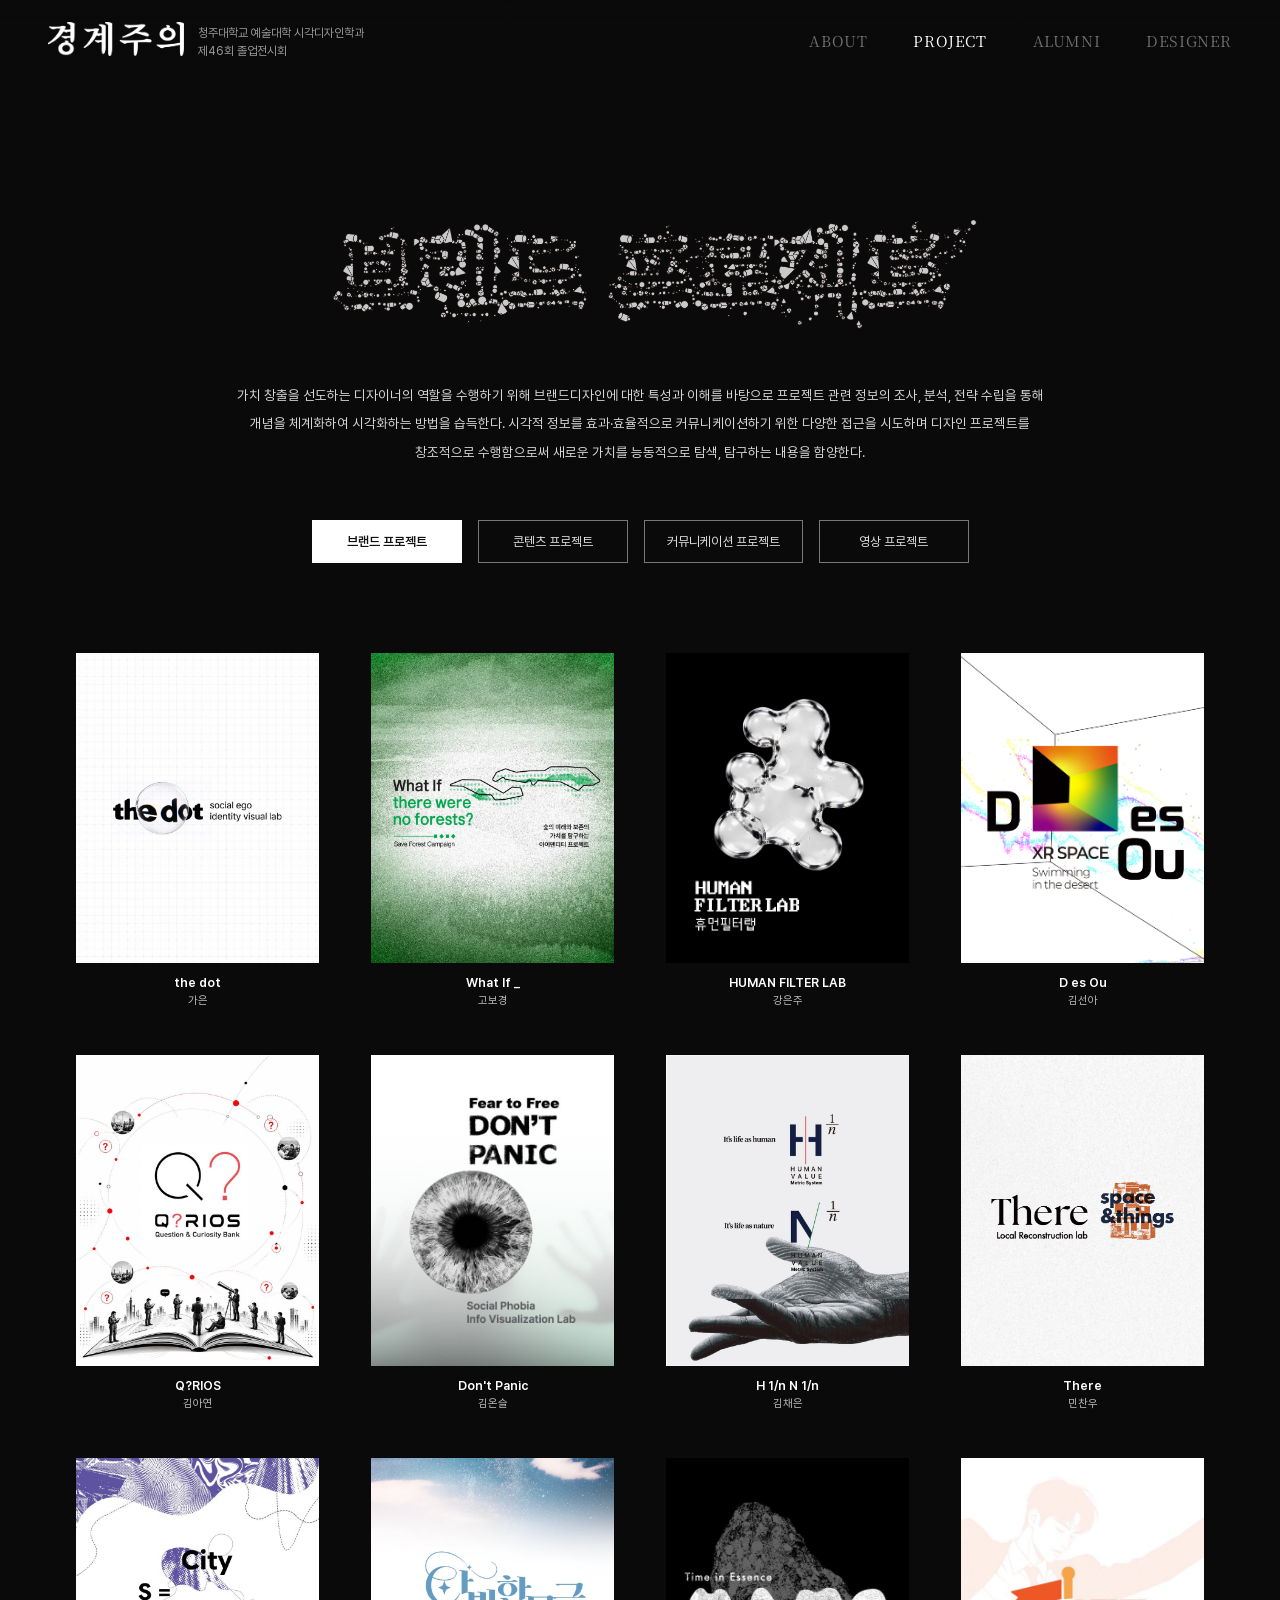
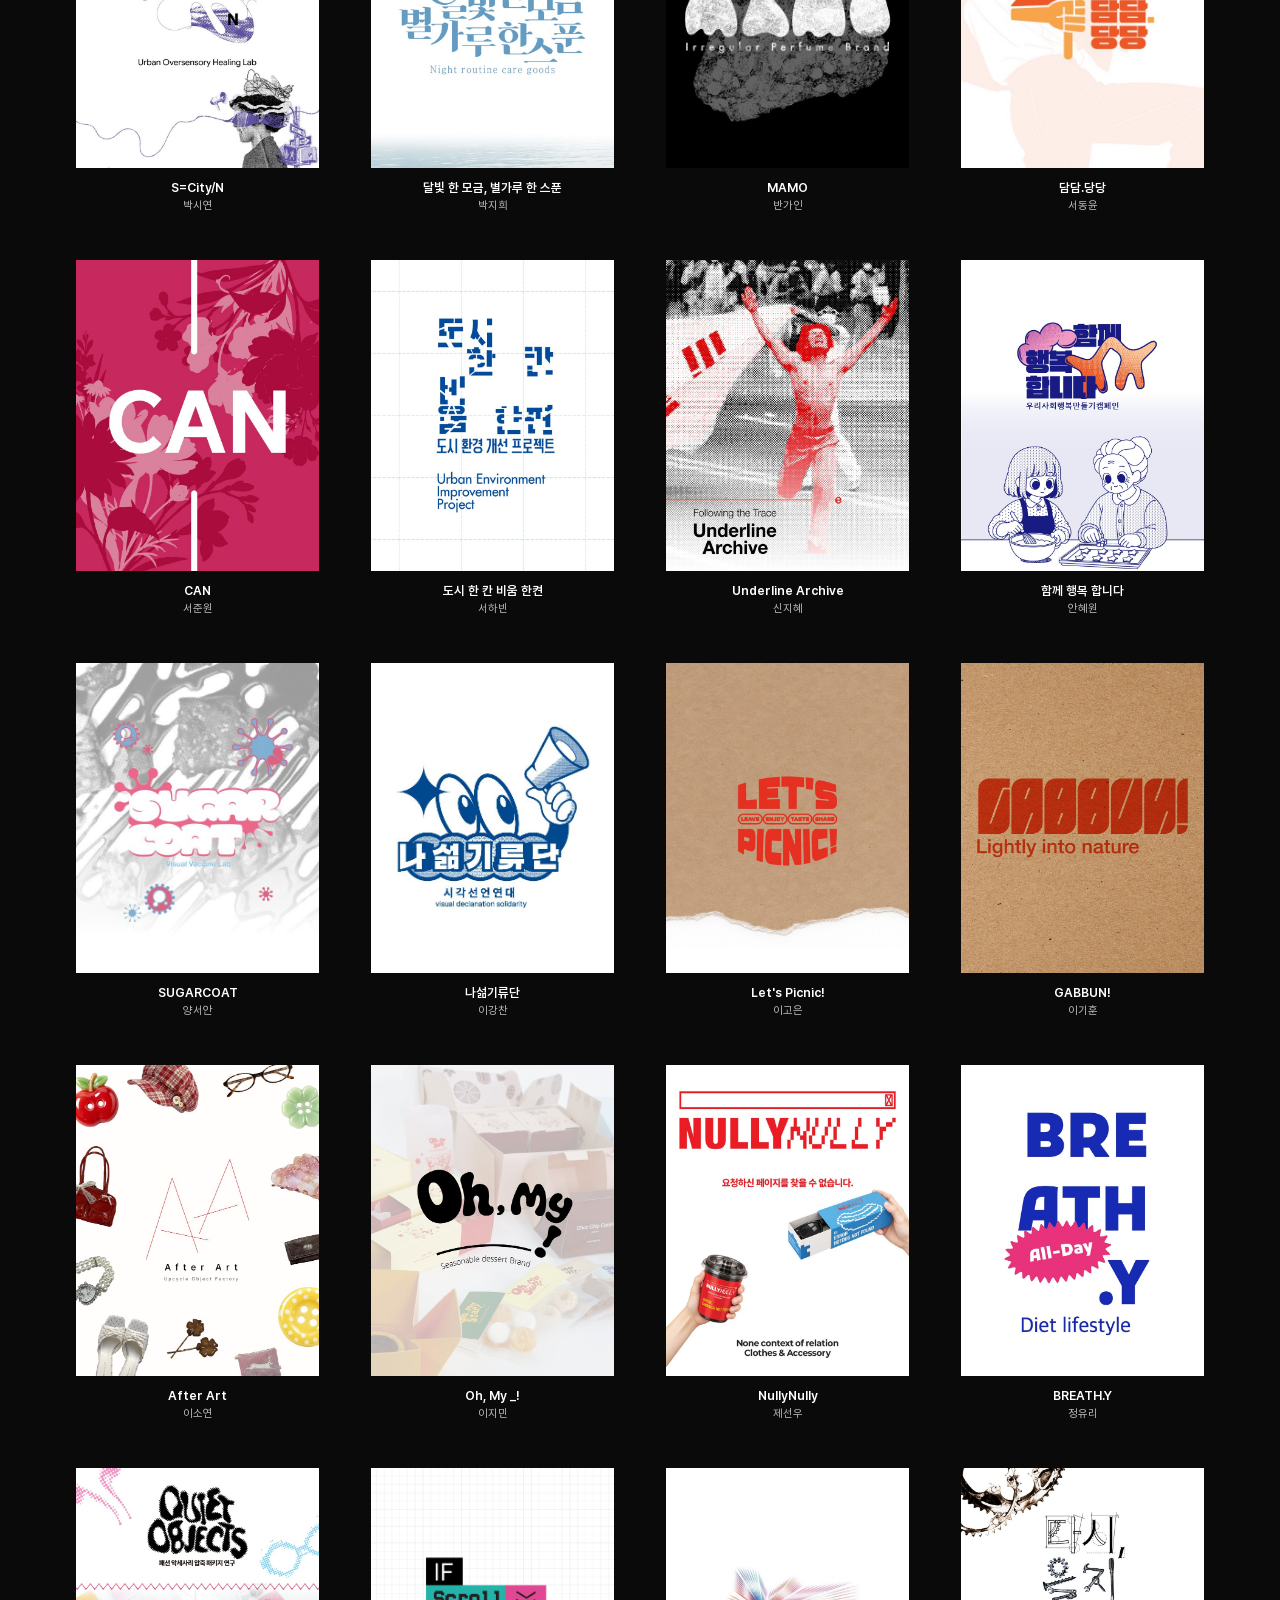
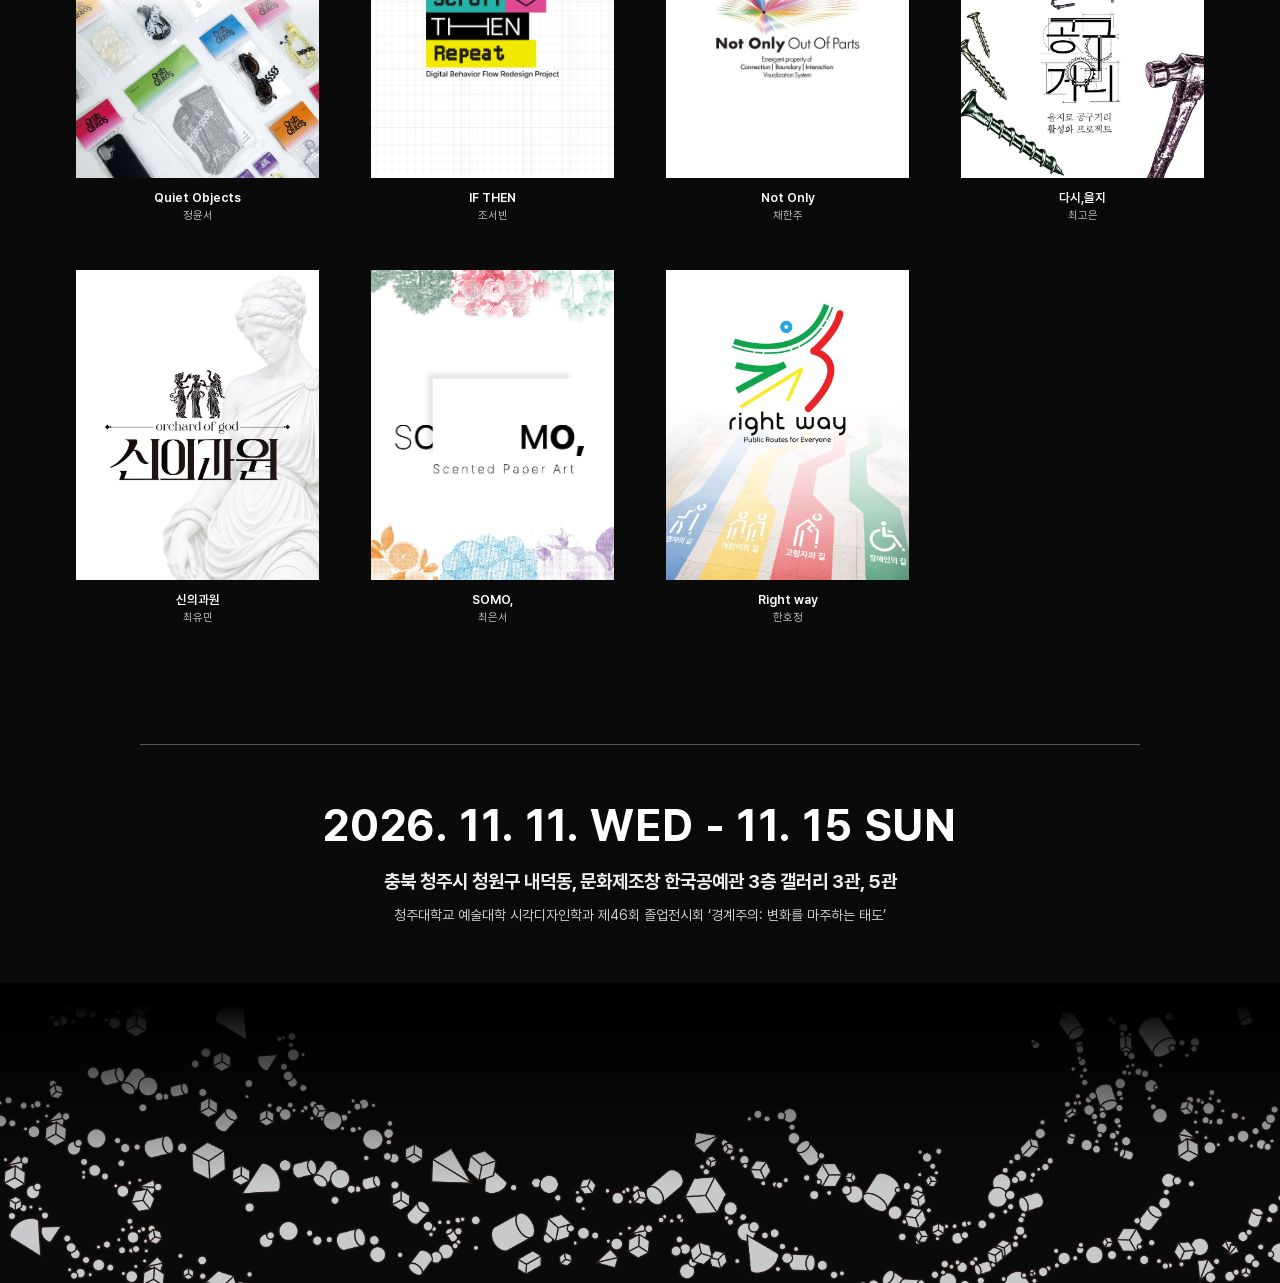
<file: project_brand.html>
<!DOCTYPE html>

<html lang="ko">
<head>
<meta charset="utf-8"/>
<meta content="width=device-width, initial-scale=1.0" name="viewport"/>
<title>브랜드 프로젝트 | 경계주의 - 청주대학교 시각디자인학과 제46회 졸업전시회</title>
<link href="css/style.css" rel="stylesheet"/>
</head>
<body class="project-reference">
<header class="topbar">
<a class="brand" href="index.html">
<!-- 모든 페이지 상단 왼쪽 로고: 경계주의.png -->
<img alt="경계주의" src="images/logo.png"/>
<div class="sub">청주대학교 예술대학 시각디자인학과<br/>제46회 졸업전시회</div>
</a>
<nav class="gnb">
<a href="about.html">ABOUT</a>
<a class="active" href="project_brand.html">PROJECT</a>
<a href="alumni.html">ALUMNI</a>
<a href="designer.html">DESIGNER</a>
</nav>
</header>
<main class="page">
<!-- 과목 명칭 이미지 (900x300 소스, images/title-brand.jpg) -->
<div class="proj-title"><img alt="브랜드 프로젝트" src="images/title-brand.png"/></div>
<div class="proj-intro">가치 창출을 선도하는 디자이너의 역할을 수행하기 위해 브랜드디자인에 대한 특성과 이해를 바탕으로 프로젝트 관련 정보의 조사, 분석, 전략 수립을 통해<br>개념을 체계화하여 시각화하는 방법을 습득한다. 시각적 정보를 효과·효율적으로 커뮤니케이션하기 위한 다양한 접근을 시도하며 디자인 프로젝트를</br> 창조적으로 수행함으로써 새로운 가치를 능동적으로 탐색, 탐구하는 내용을 함양한다.</br></div>
<div class="proj-tabs">
<a class="on" href="project_brand.html">브랜드 프로젝트</a>
<a href="project_content.html">콘텐츠 프로젝트</a>
<a href="project_comm.html">커뮤니케이션 프로젝트</a>
<a href="project_video.html">영상 프로젝트</a>
</div>
<div class="works">
<a class="work-card" href="1.html?artists=%EA%B0%80+%EC%9D%80&amp;work=the+dot">
<div class="thumb"><img alt="the dot" src="images/thumbs/brand/ka-eun.jpg" loading="lazy" onerror="this.onerror=null;this.parentNode.classList.add('is-empty');this.remove()"/></div>
<div class="cap"><div class="t"><b>the dot</b><span>가은</span></div></div>
</a>
<a class="work-card" href="1.html?artists=%EA%B3%A0%EB%B3%B4%EA%B2%BD&amp;work=What+If+_">
<div class="thumb"><img alt="What If _" src="images/thumbs/brand/ko-bogyeong.jpg" loading="lazy" onerror="this.onerror=null;this.parentNode.classList.add('is-empty');this.remove()"/></div>
<div class="cap"><div class="t"><b>What If _</b><span>고보경</span></div></div>
</a>
<a class="work-card" href="1.html?artists=%EA%B0%95%EC%9D%80%EC%A3%BC&amp;work=HUMAN+FILTER+LAB">
<div class="thumb"><img alt="HUMAN FILTER LAB" src="images/thumbs/brand/kang-eunju.jpg" loading="lazy" onerror="this.onerror=null;this.parentNode.classList.add('is-empty');this.remove()"/></div>
<div class="cap"><div class="t"><b>HUMAN FILTER LAB</b><span>강은주</span></div></div>
</a>
<a class="work-card" href="1.html?artists=%EA%B9%80%EC%84%A0%EC%95%84&amp;work=D+es+Ou">
<div class="thumb"><img alt="D es Ou" src="images/thumbs/brand/kim-seona.jpg" loading="lazy" onerror="this.onerror=null;this.parentNode.classList.add('is-empty');this.remove()"/></div>
<div class="cap"><div class="t"><b>D es Ou</b><span>김선아</span></div></div>
</a>
<a class="work-card" href="1.html?artists=%EA%B9%80%EC%95%84%EC%97%B0&amp;work=">
<div class="thumb"><img alt="김아연" src="images/thumbs/brand/kim-ayeon.jpg" loading="lazy" onerror="this.onerror=null;this.parentNode.classList.add('is-empty');this.remove()"/></div>
<div class="cap"><div class="t"><b>Q?RIOS</b><span>김아연</span></div></div>
</a>
<a class="work-card" href="1.html?artists=%EA%B9%80%EC%98%A8%EC%8A%AC&amp;work=Don%27t+Panic">
<div class="thumb"><img alt="Don't Panic" src="images/thumbs/brand/kim-onseul.jpg" loading="lazy" onerror="this.onerror=null;this.parentNode.classList.add('is-empty');this.remove()"/></div>
<div class="cap"><div class="t"><b>Don't Panic</b><span>김온슬</span></div></div>
</a>
<a class="work-card" href="1.html?artists=%EA%B9%80%EC%B1%84%EC%9D%80&amp;work=H+1%2Fn+N+1%2Fn">
<div class="thumb"><img alt="H 1/n N 1/n" src="images/thumbs/brand/kim-chaeeun.jpg" loading="lazy" onerror="this.onerror=null;this.parentNode.classList.add('is-empty');this.remove()"/></div>
<div class="cap"><div class="t"><b>H 1/n N 1/n</b><span>김채은</span></div></div>
</a>
<a class="work-card" href="1.html?artists=%EB%AF%BC%EC%B0%AC%EC%9A%B0&amp;work=There">
<div class="thumb"><img alt="There" src="images/thumbs/brand/min-chanwoo.jpg" loading="lazy" onerror="this.onerror=null;this.parentNode.classList.add('is-empty');this.remove()"/></div>
<div class="cap"><div class="t"><b>There</b><span>민찬우</span></div></div>
</a>
<a class="work-card" href="1.html?artists=%EB%B0%95%EC%8B%9C%EC%97%B0&amp;work=S%3DCity%2FN">
<div class="thumb"><img alt="S=City/N" src="images/thumbs/brand/park-siyeon.jpg" loading="lazy" onerror="this.onerror=null;this.parentNode.classList.add('is-empty');this.remove()"/></div>
<div class="cap"><div class="t"><b>S=City/N</b><span>박시연</span></div></div>
</a>
<a class="work-card" href="1.html?artists=%EB%B0%95%EC%A7%80%ED%9D%AC&amp;work=%EB%8B%AC%EB%B9%9B+%ED%95%9C+%EB%AA%A8%EA%B8%88%2C+%EB%B3%84%EA%B0%80%EB%A3%A8+%ED%95%9C+%EC%8A%A4%ED%91%BC">
<div class="thumb"><img alt="달빛 한 모금, 별가루 한 스푼" src="images/thumbs/brand/park-jihee.jpg" loading="lazy" onerror="this.onerror=null;this.parentNode.classList.add('is-empty');this.remove()"/></div>
<div class="cap"><div class="t"><b>달빛 한 모금, 별가루 한 스푼</b><span>박지희</span></div></div>
</a>
<a class="work-card" href="1.html?artists=%EB%B0%98%EA%B0%80%EC%9D%B8&amp;work=MAMO">
<div class="thumb"><img alt="MAMO" src="images/thumbs/brand/ban-gain.jpg" loading="lazy" onerror="this.onerror=null;this.parentNode.classList.add('is-empty');this.remove()"/></div>
<div class="cap"><div class="t"><b>MAMO</b><span>반가인</span></div></div>
</a>
<a class="work-card" href="1.html?artists=%EC%84%9C%EB%8F%99%EC%9C%A4&amp;work=%EB%8B%B4%EB%8B%B4.%EB%8B%B9%EB%8B%B9">
<div class="thumb"><img alt="담담.당당" src="images/thumbs/brand/seo-dongyoon.jpg" loading="lazy" onerror="this.onerror=null;this.parentNode.classList.add('is-empty');this.remove()"/></div>
<div class="cap"><div class="t"><b>담담.당당</b><span>서동윤</span></div></div>
</a>
<a class="work-card" href="1.html?artists=%EC%84%9C%EC%A4%80%EC%9B%90&amp;work=CAN">
<div class="thumb"><img alt="CAN" src="images/thumbs/brand/seo-junwon.jpg" loading="lazy" onerror="this.onerror=null;this.parentNode.classList.add('is-empty');this.remove()"/></div>
<div class="cap"><div class="t"><b>CAN</b><span>서준원</span></div></div>
</a>
<a class="work-card" href="1.html?artists=%EC%84%9C%ED%95%98%EB%B9%88&amp;work=%EB%8F%84%EC%8B%9C+%ED%95%9C+%EC%B9%B8+%EB%B9%84%EC%9B%80+%ED%95%9C%EC%BC%A0">
<div class="thumb"><img alt="도시 한 칸 비움 한켠" src="images/thumbs/brand/seo-habin.jpg" loading="lazy" onerror="this.onerror=null;this.parentNode.classList.add('is-empty');this.remove()"/></div>
<div class="cap"><div class="t"><b>도시 한 칸 비움 한켠</b><span>서하빈</span></div></div>
</a>
<a class="work-card" href="1.html?artists=%EC%8B%A0%EC%A7%80%ED%98%9C&amp;work=Underline+Archive">
<div class="thumb"><img alt="Underline Archive" src="images/thumbs/brand/shin-jihye.jpg" loading="lazy" onerror="this.onerror=null;this.parentNode.classList.add('is-empty');this.remove()"/></div>
<div class="cap"><div class="t"><b>Underline Archive</b><span>신지혜</span></div></div>
</a>
<a class="work-card" href="1.html?artists=안혜원&amp;work=함께 행복 합니다"><div class="thumb"><img alt="함께 행복 합니다" src="images/thumbs/brand/an-hyewon.jpg" loading="lazy" onerror="this.onerror=null;this.parentNode.classList.add('is-empty');this.remove()"/></div>
<div class="cap"><div class="t"><b>함께 행복 합니다</b><span>안혜원</span></div></div>
</a>
<a class="work-card" href="1.html?artists=%EC%96%91%EC%84%9C%EC%95%88&amp;work=SUGARCOAT">
<div class="thumb"><img alt="SUGARCOAT" src="images/thumbs/brand/yang-seoan.jpg" loading="lazy" onerror="this.onerror=null;this.parentNode.classList.add('is-empty');this.remove()"/></div>
<div class="cap"><div class="t"><b>SUGARCOAT</b><span>양서안</span></div></div>
</a>
<a class="work-card" href="1.html?artists=%EC%9D%B4%EA%B0%95%EC%B0%AC&amp;work=%EB%82%98%EC%84%A6%EA%B8%B0%EB%A5%98%EB%8B%A8">
<div class="thumb"><img alt="나섦기류단" src="images/thumbs/brand/lee-kangchan.jpg" loading="lazy" onerror="this.onerror=null;this.parentNode.classList.add('is-empty');this.remove()"/></div>
<div class="cap"><div class="t"><b>나섦기류단</b><span>이강찬</span></div></div>
</a>
<a class="work-card" href="1.html?artists=%EC%9D%B4%EA%B3%A0%EC%9D%80&amp;work=Let%27s+Picnic%21">
<div class="thumb"><img alt="Let's Picnic!" src="images/thumbs/brand/lee-goeun.jpg" loading="lazy" onerror="this.onerror=null;this.parentNode.classList.add('is-empty');this.remove()"/></div>
<div class="cap"><div class="t"><b>Let's Picnic!</b><span>이고은</span></div></div>
</a>
<a class="work-card" href="1.html?artists=%EC%9D%B4%EA%B8%B0%ED%9B%88&amp;work=GABBUN%21">
<div class="thumb"><img alt="GABBUN!" src="images/thumbs/brand/lee-gihun.jpg" loading="lazy" onerror="this.onerror=null;this.parentNode.classList.add('is-empty');this.remove()"/></div>
<div class="cap"><div class="t"><b>GABBUN!</b><span>이기훈</span></div></div>
</a>
<a class="work-card" href="1.html?artists=%EC%9D%B4%EC%86%8C%EC%97%B0&amp;work=After+Art">
<div class="thumb"><img alt="After Art" src="images/thumbs/brand/lee-soyeon.jpg" loading="lazy" onerror="this.onerror=null;this.parentNode.classList.add('is-empty');this.remove()"/></div>
<div class="cap"><div class="t"><b>After Art</b><span>이소연</span></div></div>
</a>
<a class="work-card" href="1.html?artists=%EC%9D%B4%EC%A7%80%EB%AF%BC&amp;work=Oh%2C+My+_%21">
<div class="thumb"><img alt="Oh, My _!" src="images/thumbs/brand/lee-jimin.jpg" loading="lazy" onerror="this.onerror=null;this.parentNode.classList.add('is-empty');this.remove()"/></div>
<div class="cap"><div class="t"><b>Oh, My _!</b><span>이지민</span></div></div>
</a>
<a class="work-card" href="1.html?artists=%EC%A0%9C%EC%84%A0%EC%9A%B0&amp;work=NullyNully">
<div class="thumb"><img alt="NullyNully" src="images/thumbs/brand/je-seonu.jpg" loading="lazy" onerror="this.onerror=null;this.parentNode.classList.add('is-empty');this.remove()"/></div>
<div class="cap"><div class="t"><b>NullyNully</b><span>제선우</span></div></div>
</a>
<a class="work-card" href="1.html?artists=%EC%A0%95%EC%9C%A0%EB%A6%AC&amp;work=BREATH.Y">
<div class="thumb"><img alt="BREATH.Y" src="images/thumbs/brand/jung-yuri.jpg" loading="lazy" onerror="this.onerror=null;this.parentNode.classList.add('is-empty');this.remove()"/></div>
<div class="cap"><div class="t"><b>BREATH.Y</b><span>정유리</span></div></div>
</a>
<a class="work-card" href="1.html?artists=%EC%A0%95%EC%9C%A4%EC%84%9C&amp;work=Quiet+Objects">
<div class="thumb"><img alt="Quiet Objects" src="images/thumbs/brand/jeong-yoonseo.jpg" loading="lazy" onerror="this.onerror=null;this.parentNode.classList.add('is-empty');this.remove()"/></div>
<div class="cap"><div class="t"><b>Quiet Objects</b><span>정윤서</span></div></div>
</a>
<a class="work-card" href="1.html?artists=%EC%A1%B0%EC%84%9C%EB%B9%88&amp;work=IF+THEN">
<div class="thumb"><img alt="IF THEN" src="images/thumbs/brand/cho-seobin.jpg" loading="lazy" onerror="this.onerror=null;this.parentNode.classList.add('is-empty');this.remove()"/></div>
<div class="cap"><div class="t"><b>IF THEN</b><span>조서빈</span></div></div>
</a>
<a class="work-card" href="1.html?artists=%EC%B1%84%ED%95%9C%EC%A3%BC&amp;work=Not+Only">
<div class="thumb"><img alt="Not Only" src="images/thumbs/brand/chae-hanju.jpg" loading="lazy" onerror="this.onerror=null;this.parentNode.classList.add('is-empty');this.remove()"/></div>
<div class="cap"><div class="t"><b>Not Only</b><span>채한주</span></div></div>
</a>
<a class="work-card" href="1.html?artists=%EC%B5%9C%EA%B3%A0%EC%9D%80&amp;work=%EB%8B%A4%EC%8B%9C%2C%EC%9D%84%EC%A7%80">
<div class="thumb"><img alt="다시,을지" src="images/thumbs/brand/choi-goeun.jpg" loading="lazy" onerror="this.onerror=null;this.parentNode.classList.add('is-empty');this.remove()"/></div>
<div class="cap"><div class="t"><b>다시,을지</b><span>최고은</span></div></div>
</a>
<a class="work-card" href="1.html?artists=%EC%B5%9C%EC%9C%A0%EB%AF%BC&amp;work=%EC%8B%A0%EC%9D%98%EA%B3%BC%EC%9B%90">
<div class="thumb"><img alt="신의과원" src="images/thumbs/brand/choi-yumin.jpg" loading="lazy" onerror="this.onerror=null;this.parentNode.classList.add('is-empty');this.remove()"/></div>
<div class="cap"><div class="t"><b>신의과원</b><span>최유민</span></div></div>
</a>
<a class="work-card" href="1.html?artists=%EC%B5%9C%EC%9D%80%EC%84%9C&amp;work=SOMO%2C">
<div class="thumb"><img alt="SOMO," src="images/thumbs/brand/choi-eunseo.jpg" loading="lazy" onerror="this.onerror=null;this.parentNode.classList.add('is-empty');this.remove()"/></div>
<div class="cap"><div class="t"><b>SOMO,</b><span>최은서</span></div></div>
</a>
<a class="work-card" href="1.html?artists=%ED%95%9C%ED%98%B8%EC%A0%95&amp;work=Right+way">
<div class="thumb"><img alt="Right way" src="images/thumbs/brand/han-hojeong.jpg" loading="lazy" onerror="this.onerror=null;this.parentNode.classList.add('is-empty');this.remove()"/></div>
<div class="cap"><div class="t"><b>Right way</b><span>한호정</span></div></div>
</a>
</div>
</main>
<footer class="footer">
<div class="footer-info">
<hr class="footer-line"/>
<div class="f-date">2026. 11. 11. WED - 11. 15 SUN</div>
<div class="f-place">충북 청주시 청원구 내덕동, 문화제조창 한국공예관 3층 갤러리 3관, 5관</div>
<div class="f-desc">청주대학교 예술대학 시각디자인학과 제46회 졸업전시회 ‘경계주의: 변화를 마주하는 태도’</div>
</div>
<!-- 모든 페이지 하단: 바닥.png -->
<div class="footer-bg"><img alt="" src="images/footer-bg2.png"/></div>
</footer>
<script src="js/main.js"></script>
</body>
</html>
</file>
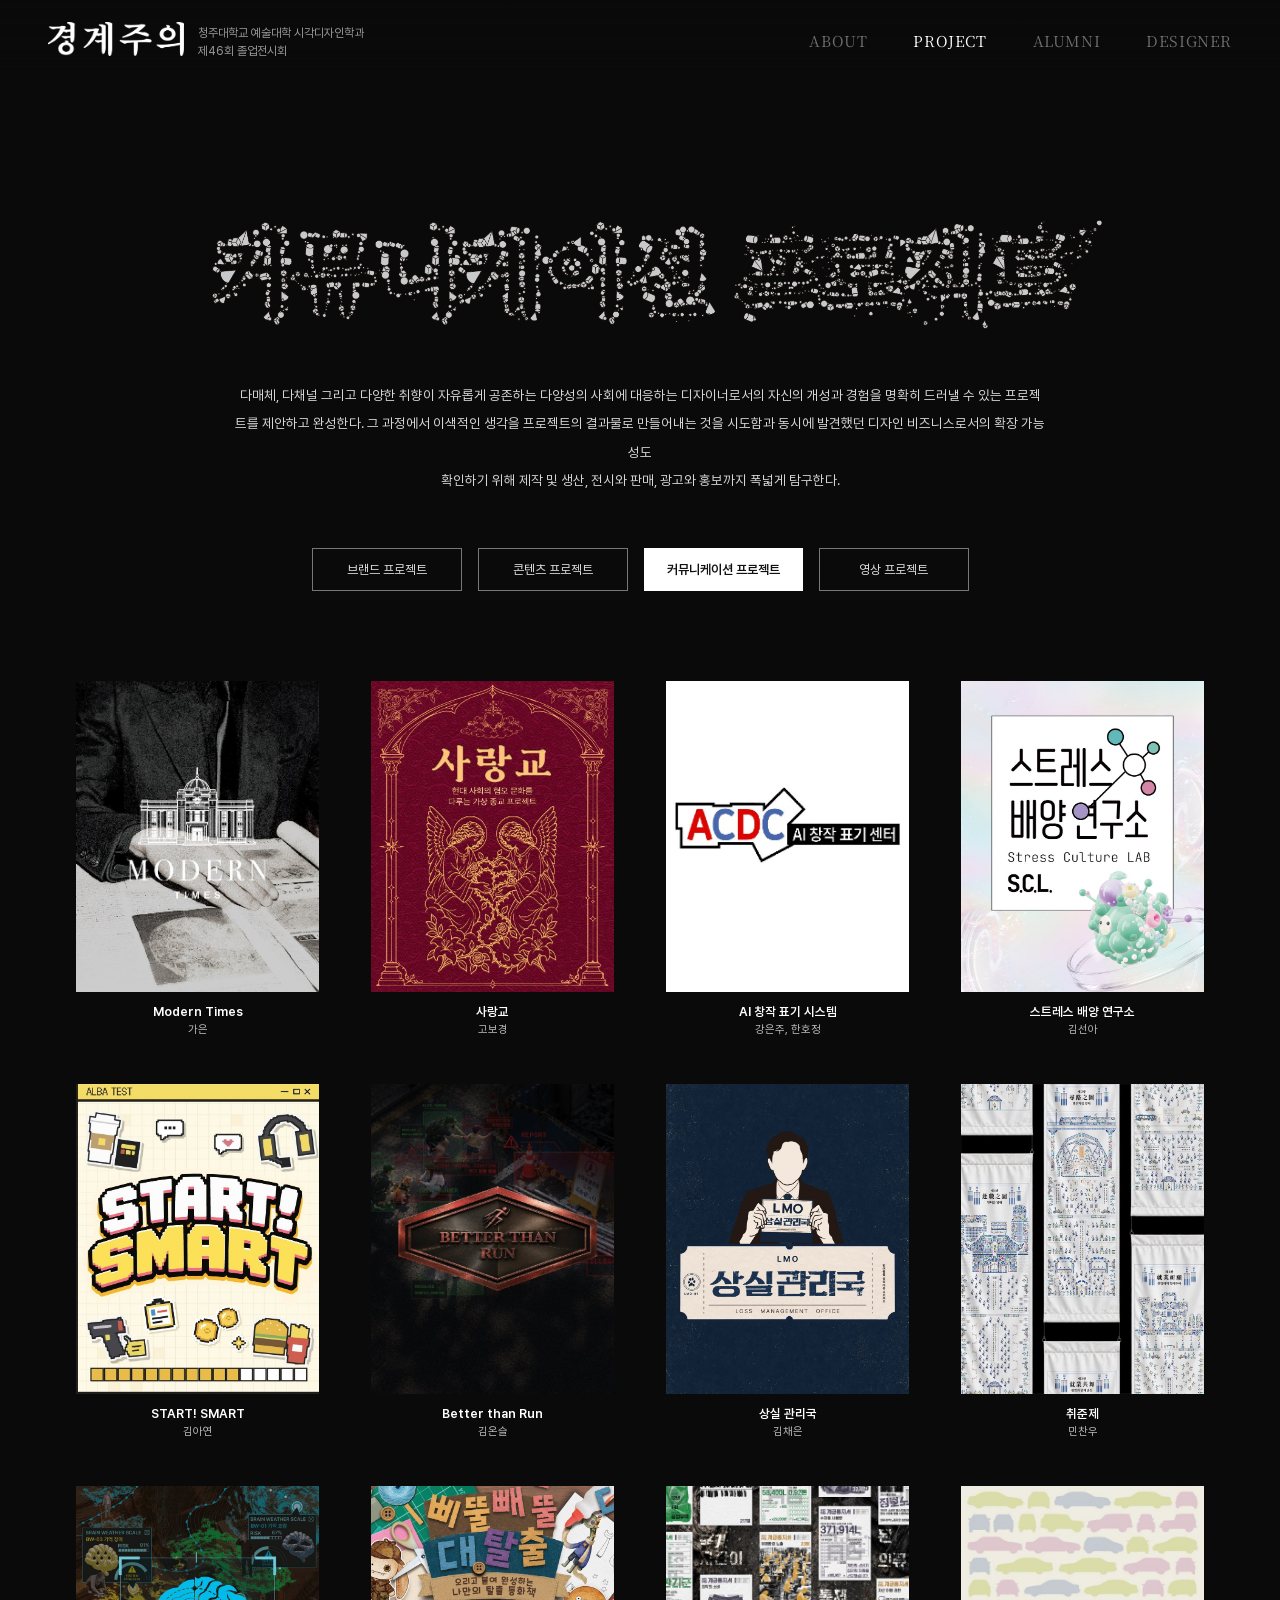
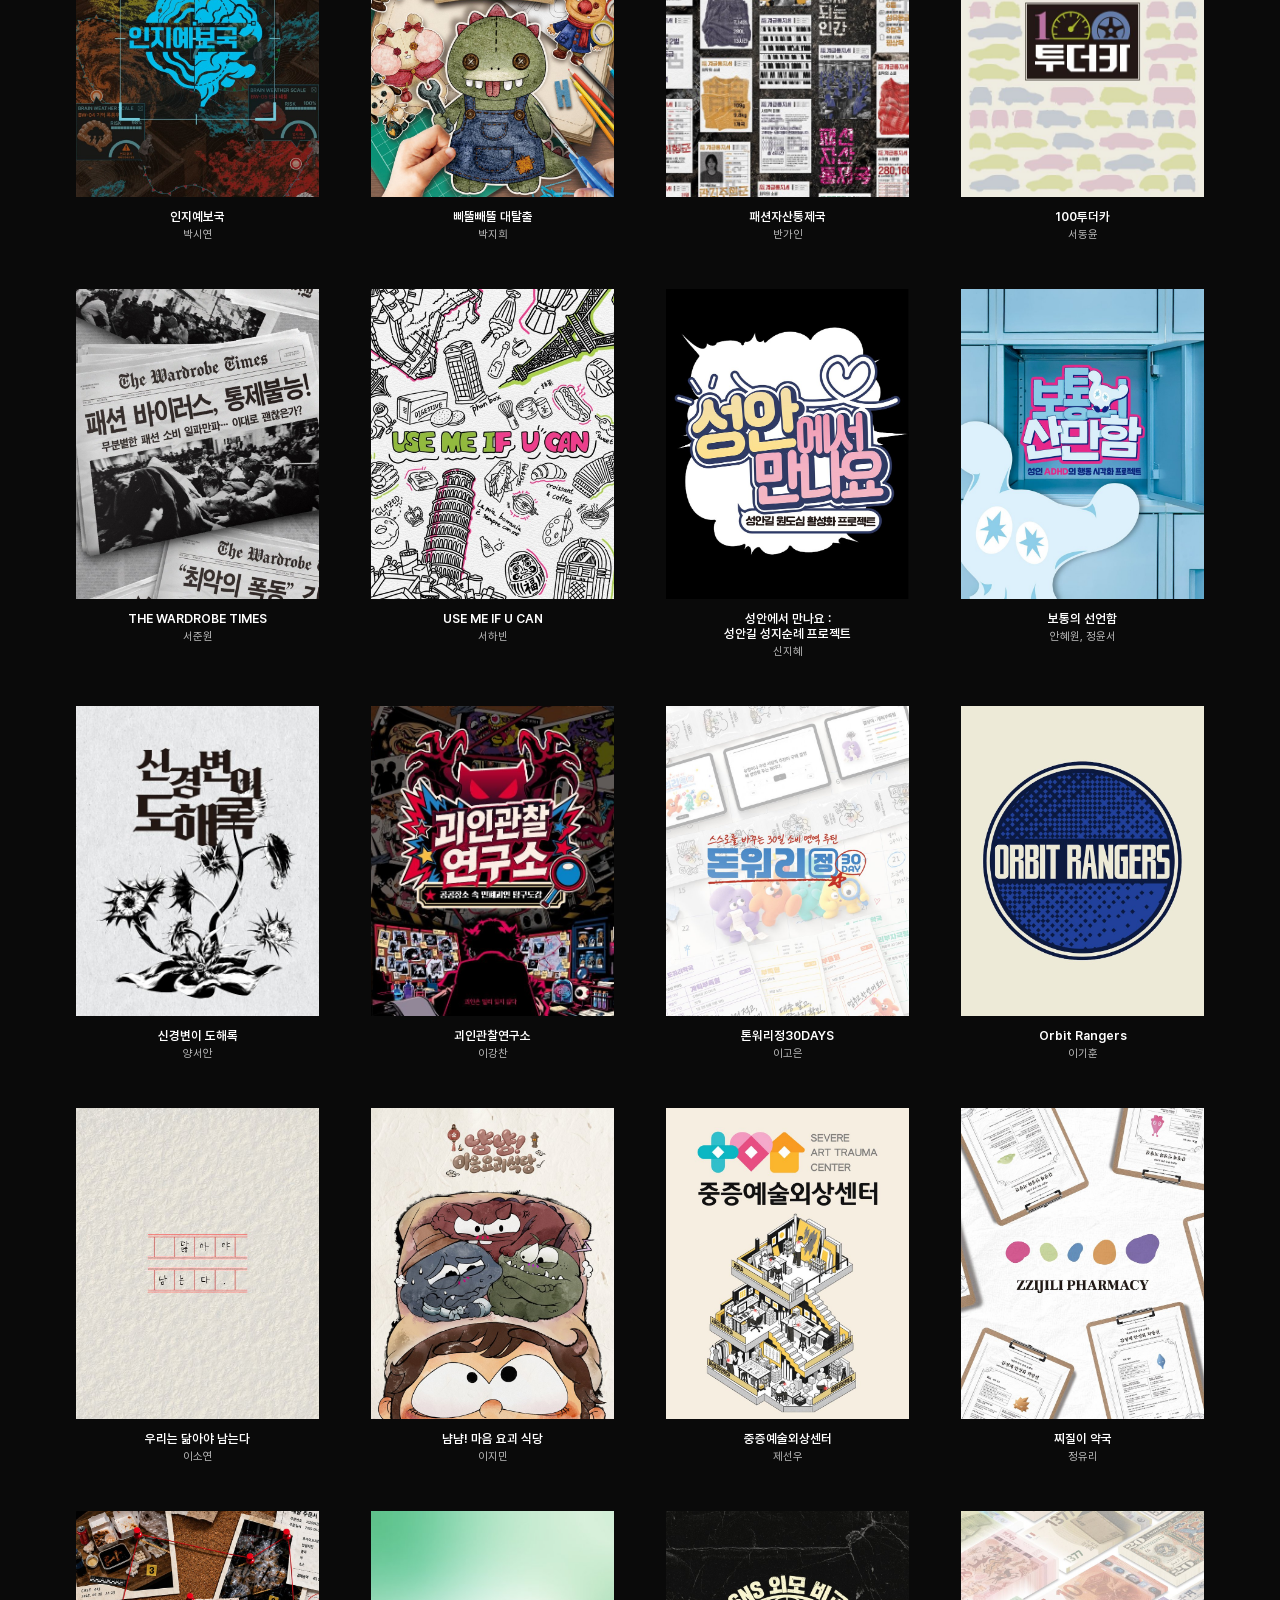
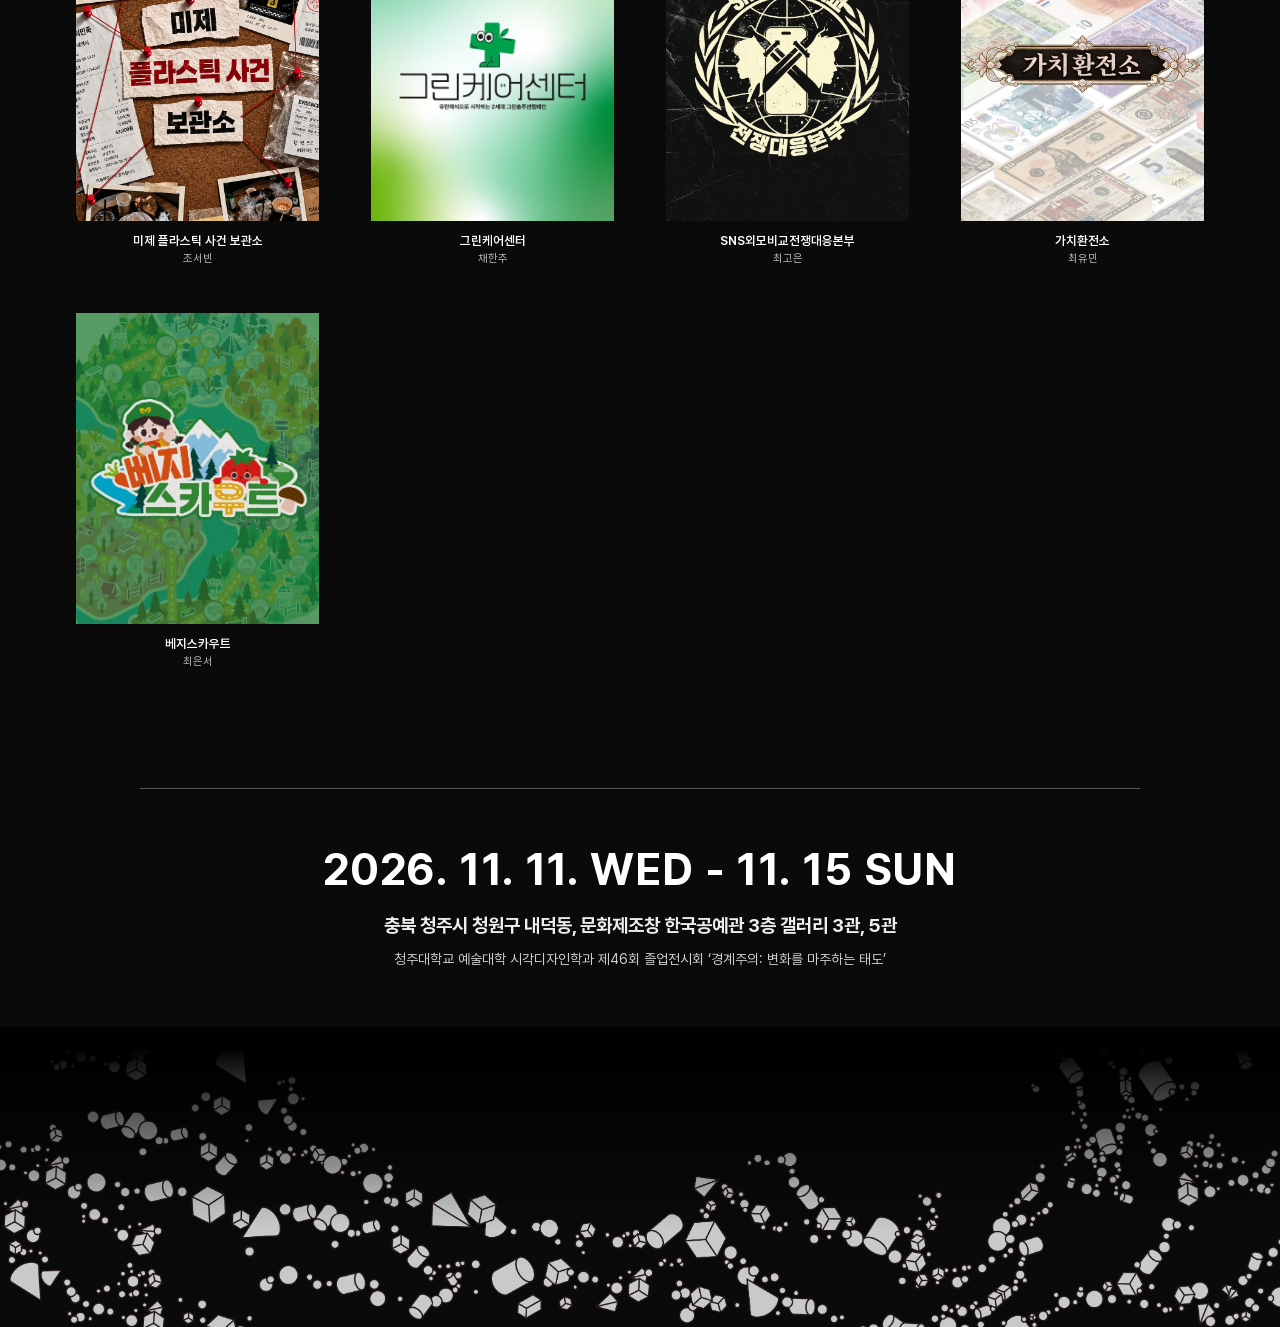
<file: project_comm.html>
<!DOCTYPE html>

<html lang="ko">
<head>
<meta charset="utf-8"/>
<meta content="width=device-width, initial-scale=1.0" name="viewport"/>
<title>커뮤니케이션 프로젝트 | 경계주의 - 청주대학교 시각디자인학과 제46회 졸업전시회</title>
<link href="css/style.css" rel="stylesheet"/>
</head>
<body class="project-reference">
<header class="topbar">
<a class="brand" href="index.html">
<!-- 모든 페이지 상단 왼쪽 로고: 경계주의.png -->
<img alt="경계주의" src="images/logo.png"/>
<div class="sub">청주대학교 예술대학 시각디자인학과<br/>제46회 졸업전시회</div>
</a>
<nav class="gnb">
<a href="about.html">ABOUT</a>
<a class="active" href="project_brand.html">PROJECT</a>
<a href="alumni.html">ALUMNI</a>
<a href="designer.html">DESIGNER</a>
</nav>
</header>
<main class="page">
<!-- 과목 명칭 이미지 (900x300 소스, images/title-comm.png) -->
<div class="proj-title"><img alt="커뮤니케이션 프로젝트" src="images/title-comm.png"/></div>
<div class="proj-intro">다매체, 다채널 그리고 다양한 취향이 자유롭게 공존하는 다양성의 사회에 대응하는 디자이너로서의 자신의 개성과 경험을 명확히 드러낼 수 있는 프로젝트를 제안하고 완성한다. 그 과정에서 이색적인 생각을 프로젝트의 결과물로 만들어내는 것을 시도함과 동시에 발견했던 디자인 비즈니스로서의 확장 가능성도 <br>확인하기 위해 제작 및 생산, 전시와 판매, 광고와 홍보까지 폭넓게 탐구한다.</br></div>
<div class="proj-tabs">
<a href="project_brand.html">브랜드 프로젝트</a>
<a href="project_content.html">콘텐츠 프로젝트</a>
<a class="on" href="project_comm.html">커뮤니케이션 프로젝트</a>
<a href="project_video.html">영상 프로젝트</a>
</div>
<div class="works">
<a class="work-card" href="3.html?artists=%EA%B0%80+%EC%9D%80&amp;work=Modern+Times">
<div class="thumb"><img alt="Modern Times" src="images/thumbs/comm/ka-eun.jpg" loading="lazy" onerror="this.onerror=null;this.parentNode.classList.add('is-empty');this.remove()"/></div>
<div class="cap"><div class="t"><b>Modern Times</b><span>가은</span></div></div>
</a>
<a class="work-card" href="3.html?artists=%EA%B3%A0%EB%B3%B4%EA%B2%BD&amp;work=%EC%82%AC%EB%9E%91%EA%B5%90">
<div class="thumb"><img alt="사랑교" src="images/thumbs/comm/ko-bogyeong.jpg" loading="lazy" onerror="this.onerror=null;this.parentNode.classList.add('is-empty');this.remove()"/></div>
<div class="cap"><div class="t"><b>사랑교</b><span>고보경</span></div></div>
</a>
<a class="work-card" href="3.html?artists=%EA%B0%95%EC%9D%80%EC%A3%BC%2C+%ED%95%9C%ED%98%B8%EC%A0%95&amp;work=AI+%EC%B0%BD%EC%9E%91+%ED%91%9C%EA%B8%B0+%EC%8B%9C%EC%8A%A4%ED%85%9C">
<div class="thumb"><img alt="AI 창작 표기 시스템" src="images/thumbs/comm/han-hojeong_kang-eunju.jpg" loading="lazy" onerror="this.onerror=null;this.parentNode.classList.add('is-empty');this.remove()"/></div>
<div class="cap"><div class="t"><b>AI 창작 표기 시스템</b><span>강은주, 한호정</span></div></div>
</a>
<a class="work-card" href="3.html?artists=%EA%B9%80%EC%84%A0%EC%95%84&amp;work=%EC%8A%A4%ED%8A%B8%EB%A0%88%EC%8A%A4+%EB%B0%B0%EC%96%91+%EC%97%B0%EA%B5%AC%EC%86%8C">
<div class="thumb"><img alt="스트레스 배양 연구소" src="images/thumbs/comm/kim-seona.jpg" loading="lazy" onerror="this.onerror=null;this.parentNode.classList.add('is-empty');this.remove()"/></div>
<div class="cap"><div class="t"><b>스트레스 배양 연구소</b><span>김선아</span></div></div>
</a>
<a class="work-card" href="3.html?artists=%EA%B9%80%EC%95%84%EC%97%B0&amp;work=START%21+SMART">
<div class="thumb"><img alt="START! SMART" src="images/thumbs/comm/kim-ayeon.jpg" loading="lazy" onerror="this.onerror=null;this.parentNode.classList.add('is-empty');this.remove()"/></div>
<div class="cap"><div class="t"><b>START! SMART</b><span>김아연</span></div></div>
</a>
<a class="work-card" href="3.html?artists=%EA%B9%80%EC%98%A8%EC%8A%AC&amp;work=Better+than+Run">
<div class="thumb"><img alt="Better than Run" src="images/thumbs/comm/kim-onseul.jpg" loading="lazy" onerror="this.onerror=null;this.parentNode.classList.add('is-empty');this.remove()"/></div>
<div class="cap"><div class="t"><b>Better than Run</b><span>김온슬</span></div></div>
</a>
<a class="work-card" href="3.html?artists=%EA%B9%80%EC%B1%84%EC%9D%80&amp;work=%EC%83%81%EC%8B%A4+%EA%B4%80%EB%A6%AC%EA%B5%AD">
<div class="thumb"><img alt="상실 관리국" src="images/thumbs/comm/kim-chaeeun.jpg" loading="lazy" onerror="this.onerror=null;this.parentNode.classList.add('is-empty');this.remove()"/></div>
<div class="cap"><div class="t"><b>상실 관리국</b><span>김채은</span></div></div>
</a>
<a class="work-card" href="3.html?artists=%EB%AF%BC%EC%B0%AC%EC%9A%B0&amp;work=%EC%B7%A8%EC%A4%80%EC%A0%9C">
<div class="thumb"><img alt="취준제" src="images/thumbs/comm/min-chanwoo.jpg" loading="lazy" onerror="this.onerror=null;this.parentNode.classList.add('is-empty');this.remove()"/></div>
<div class="cap"><div class="t"><b>취준제</b><span>민찬우</span></div></div>
</a>
<a class="work-card" href="3.html?artists=%EB%B0%95%EC%8B%9C%EC%97%B0&amp;work=%EC%9D%B8%EC%A7%80%EC%98%88%EB%B3%B4%EA%B5%AD">
<div class="thumb"><img alt="인지예보국" src="images/thumbs/comm/park-siyeon.jpg" loading="lazy" onerror="this.onerror=null;this.parentNode.classList.add('is-empty');this.remove()"/></div>
<div class="cap"><div class="t"><b>인지예보국</b><span>박시연</span></div></div>
</a>
<a class="work-card" href="3.html?artists=%EB%B0%95%EC%A7%80%ED%9D%AC&amp;work=">
<div class="thumb"><img alt="박지희" src="images/thumbs/comm/park-jihee.jpg" loading="lazy" onerror="this.onerror=null;this.parentNode.classList.add('is-empty');this.remove()"/></div>
<div class="cap"><div class="t"><b>삐뚤빼뚤 대탈출</b><span>박지희</span></div></div>
</a>
<a class="work-card" href="3.html?artists=%EB%B0%98%EA%B0%80%EC%9D%B8&amp;work=">
<div class="thumb"><img alt="반가인" src="images/thumbs/comm/ban-gain.jpg" loading="lazy" onerror="this.onerror=null;this.parentNode.classList.add('is-empty');this.remove()"/></div>
<div class="cap"><div class="t"><b>패션자산통제국</b><span>반가인</span></div></div>
</a>
<a class="work-card" href="3.html?artists=%EC%84%9C%EB%8F%99%EC%9C%A4&amp;work=100%ED%88%AC%EB%8D%94%EC%B9%B4">
<div class="thumb"><img alt="100투더카" src="images/thumbs/comm/seo-dongyoon.jpg" loading="lazy" onerror="this.onerror=null;this.parentNode.classList.add('is-empty');this.remove()"/></div>
<div class="cap"><div class="t"><b>100투더카</b><span>서동윤</span></div></div>
</a>
<a class="work-card" href="3.html?artists=%EC%84%9C%EC%A4%80%EC%9B%90&amp;work=THE+WARDROBE+TIMES">
<div class="thumb"><img alt="THE WARDROBE TIMES" src="images/thumbs/comm/seo-junwon.jpg" loading="lazy" onerror="this.onerror=null;this.parentNode.classList.add('is-empty');this.remove()"/></div>
<div class="cap"><div class="t"><b>THE WARDROBE TIMES</b><span>서준원</span></div></div>
</a>
<a class="work-card" href="3.html?artists=%EC%84%9C%ED%95%98%EB%B9%88&amp;work=USE+ME+IF+U+CAN">
<div class="thumb"><img alt="USE ME IF U CAN" src="images/thumbs/comm/seo-habin.jpg" loading="lazy" onerror="this.onerror=null;this.parentNode.classList.add('is-empty');this.remove()"/></div>
<div class="cap"><div class="t"><b>USE ME IF U CAN</b><span>서하빈</span></div></div>
</a>
<a class="work-card" href="3.html?artists=%EC%8B%A0%EC%A7%80%ED%98%9C&amp;work=%EC%84%B1%EC%95%88%EC%97%90%EC%84%9C+%EB%A7%8C%EB%82%98%EC%9A%94+%3A+%EC%84%B1%EC%95%88%EA%B8%B8+%EC%84%B1%EC%A7%80%EC%88%9C%EB%A1%80+%ED%94%84%EB%A1%9C%EC%A0%9D%ED%8A%B8">
<div class="thumb"><img alt="성안에서 만나요 : 성안길 성지순례 프로젝트" src="images/thumbs/comm/shin-jihye.jpg" loading="lazy" onerror="this.onerror=null;this.parentNode.classList.add('is-empty');this.remove()"/></div>
<div class="cap"><div class="t"><b>성안에서 만나요 :<br/>성안길 성지순례 프로젝트</b><span>신지혜</span></div></div>
</a>
<a class="work-card" href="3.html?artists=%EC%95%88%ED%98%9C%EC%9B%90%2C+%EC%A0%95%EC%9C%A4%EC%84%9C&amp;work=%EB%B3%B4%ED%86%B5%EC%9D%98+%EC%84%A0%EC%96%B8%ED%95%A8">
<div class="thumb"><img alt="보통의 선언함" src="images/thumbs/comm/an-hyewon_jeong-yoonseo.jpg" loading="lazy" onerror="this.onerror=null;this.parentNode.classList.add('is-empty');this.remove()"/></div>
<div class="cap"><div class="t"><b>보통의 선언함</b><span>안혜원, 정윤서</span></div></div>
</a>
<a class="work-card" href="3.html?artists=%EC%96%91%EC%84%9C%EC%95%88&amp;work=%EC%8B%A0%EA%B2%BD%EB%B3%80%EC%9D%B4+%EB%8F%84%ED%95%B4%EB%A1%9D">
<div class="thumb"><img alt="신경변이 도해록" src="images/thumbs/comm/yang-seoan.jpg" loading="lazy" onerror="this.onerror=null;this.parentNode.classList.add('is-empty');this.remove()"/></div>
<div class="cap"><div class="t"><b>신경변이 도해록</b><span>양서안</span></div></div>
</a>
<a class="work-card" href="3.html?artists=%EC%9D%B4%EA%B0%95%EC%B0%AC&amp;work=%EA%B4%B4%EC%9D%B8%EA%B4%80%EC%B0%B0%EC%97%B0%EA%B5%AC%EC%86%8C">
<div class="thumb"><img alt="괴인관찰연구소" src="images/thumbs/comm/lee-kangchan.jpg" loading="lazy" onerror="this.onerror=null;this.parentNode.classList.add('is-empty');this.remove()"/></div>
<div class="cap"><div class="t"><b>괴인관찰연구소</b><span>이강찬</span></div></div>
</a>
<a class="work-card" href="3.html?artists=%EC%9D%B4%EA%B3%A0%EC%9D%80&amp;work=%ED%86%A4%EC%9B%8C%EB%A6%AC%EC%A0%9530DAYS">
<div class="thumb"><img alt="톤워리정30DAYS" src="images/thumbs/comm/lee-goeun.jpg" loading="lazy" onerror="this.onerror=null;this.parentNode.classList.add('is-empty');this.remove()"/></div>
<div class="cap"><div class="t"><b>톤워리정30DAYS</b><span>이고은</span></div></div>
</a>
<a class="work-card" href="3.html?artists=%EC%9D%B4%EA%B8%B0%ED%9B%88&amp;work=Orbit+Rangers">
<div class="thumb"><img alt="Orbit Rangers" src="images/thumbs/comm/lee-gihun.jpg" loading="lazy" onerror="this.onerror=null;this.parentNode.classList.add('is-empty');this.remove()"/></div>
<div class="cap"><div class="t"><b>Orbit Rangers</b><span>이기훈</span></div></div>
</a>
<a class="work-card" href="3.html?artists=%EC%9D%B4%EC%86%8C%EC%97%B0&amp;work=%EC%9A%B0%EB%A6%AC%EB%8A%94+%EB%8B%AE%EC%95%84%EC%95%BC+%EB%82%A8%EB%8A%94%EB%8B%A4">
<div class="thumb"><img alt="우리는 닮아야 남는다" src="images/thumbs/comm/lee-soyeon.jpg" loading="lazy" onerror="this.onerror=null;this.parentNode.classList.add('is-empty');this.remove()"/></div>
<div class="cap"><div class="t"><b>우리는 닮아야 남는다</b><span>이소연</span></div></div>
</a>
<a class="work-card" href="3.html?artists=%EC%9D%B4%EC%A7%80%EB%AF%BC&amp;work=%EB%83%A0%EB%83%A0%21+%EB%A7%88%EC%9D%8C+%EC%9A%94%EB%A6%AC+%EC%8B%9D%EB%8B%B9%21">
<div class="thumb"><img alt="냠냠! 마음 요괴 식당" src="images/thumbs/comm/lee-jimin.jpg" loading="lazy" onerror="this.onerror=null;this.parentNode.classList.add('is-empty');this.remove()"/></div>
<div class="cap"><div class="t"><b>냠냠! 마음 요괴 식당</b><span>이지민</span></div></div>
</a>
<a class="work-card" href="3.html?artists=%EC%A0%9C%EC%84%A0%EC%9A%B0&amp;work=%EC%A4%91%EC%A6%9D%EC%98%88%EC%88%A0%EC%99%B8%EC%83%81%EC%84%BC%ED%84%B0">
<div class="thumb"><img alt="중증예술외상센터" src="images/thumbs/comm/je-seonu.jpg" loading="lazy" onerror="this.onerror=null;this.parentNode.classList.add('is-empty');this.remove()"/></div>
<div class="cap"><div class="t"><b>중증예술외상센터</b><span>제선우</span></div></div>
</a>
<a class="work-card" href="3.html?artists=%EC%A0%95%EC%9C%A0%EB%A6%AC&amp;work=%EC%B0%8C%EC%A7%88%EC%9D%B4+%EC%95%BD%EA%B5%AD">
<div class="thumb"><img alt="찌질이 약국" src="images/thumbs/comm/jung-yuri.jpg" loading="lazy" onerror="this.onerror=null;this.parentNode.classList.add('is-empty');this.remove()"/></div>
<div class="cap"><div class="t"><b>찌질이 약국</b><span>정유리</span></div></div>
</a>
<a class="work-card" href="3.html?artists=%EC%A1%B0%EC%84%9C%EB%B9%88&amp;work=%EB%AF%B8%EC%A0%9C+%ED%94%8C%EB%9D%BC%EC%8A%A4%ED%8B%B1+%EC%82%AC%EA%B1%B4+%EB%B3%B4%EA%B4%80%EC%86%8C">
<div class="thumb"><img alt="미제 플라스틱 사건 보관소" src="images/thumbs/comm/cho-seobin.jpg" loading="lazy" onerror="this.onerror=null;this.parentNode.classList.add('is-empty');this.remove()"/></div>
<div class="cap"><div class="t"><b>미제 플라스틱 사건 보관소</b><span>조서빈</span></div></div>
</a>
<a class="work-card" href="3.html?artists=%EC%B1%84%ED%95%9C%EC%A3%BC&amp;work=%EA%B7%B8%EB%A6%B0%EC%BC%80%EC%96%B4%EC%84%BC%ED%84%B0">
<div class="thumb"><img alt="그린케어센터" src="images/thumbs/comm/chae-hanju.jpg" loading="lazy" onerror="this.onerror=null;this.parentNode.classList.add('is-empty');this.remove()"/></div>
<div class="cap"><div class="t"><b>그린케어센터</b><span>채한주</span></div></div>
</a>
<a class="work-card" href="3.html?artists=%EC%B5%9C%EA%B3%A0%EC%9D%80&amp;work=SNS%EC%99%B8%EB%AA%A8%EB%B9%84%EA%B5%90%EC%A0%84%EC%9F%81%EB%8C%80%EC%9D%91%EB%B3%B8%EB%B6%80">
<div class="thumb"><img alt="SNS외모비교전쟁대응본부" src="images/thumbs/comm/choi-goeun.jpg" loading="lazy" onerror="this.onerror=null;this.parentNode.classList.add('is-empty');this.remove()"/></div>
<div class="cap"><div class="t"><b>SNS외모비교전쟁대응본부</b><span>최고은</span></div></div>
</a>
<a class="work-card" href="3.html?artists=%EC%B5%9C%EC%9C%A0%EB%AF%BC&amp;work=%EA%B0%80%EC%B9%98%ED%99%98%EC%A0%84%EC%86%8C">
<div class="thumb"><img alt="가치환전소" src="images/thumbs/comm/choi-yumin.jpg" loading="lazy" onerror="this.onerror=null;this.parentNode.classList.add('is-empty');this.remove()"/></div>
<div class="cap"><div class="t"><b>가치환전소</b><span>최유민</span></div></div>
</a>
<a class="work-card" href="3.html?artists=%EC%B5%9C%EC%9D%80%EC%84%9C&amp;work=%EB%B2%A0%EC%A7%80%EC%8A%A4%EC%B9%B4%EC%9A%B0%ED%8A%B8">
<div class="thumb"><img alt="베지스카우트" src="images/thumbs/comm/choi-eunseo.jpg" loading="lazy" onerror="this.onerror=null;this.parentNode.classList.add('is-empty');this.remove()"/></div>
<div class="cap"><div class="t"><b>베지스카우트</b><span>최은서</span></div></div>
</a>
</div>
</main>
<footer class="footer">
<div class="footer-info">
<hr class="footer-line"/>
<div class="f-date">2026. 11. 11. WED - 11. 15 SUN</div>
<div class="f-place">충북 청주시 청원구 내덕동, 문화제조창 한국공예관 3층 갤러리 3관, 5관</div>
<div class="f-desc">청주대학교 예술대학 시각디자인학과 제46회 졸업전시회 ‘경계주의: 변화를 마주하는 태도’</div>
</div>
<!-- 모든 페이지 하단: 바닥.png -->
<div class="footer-bg"><img alt="" src="images/footer-bg2.png"/></div>
</footer>
<script src="js/main.js"></script>
</body>
</html>
</file>
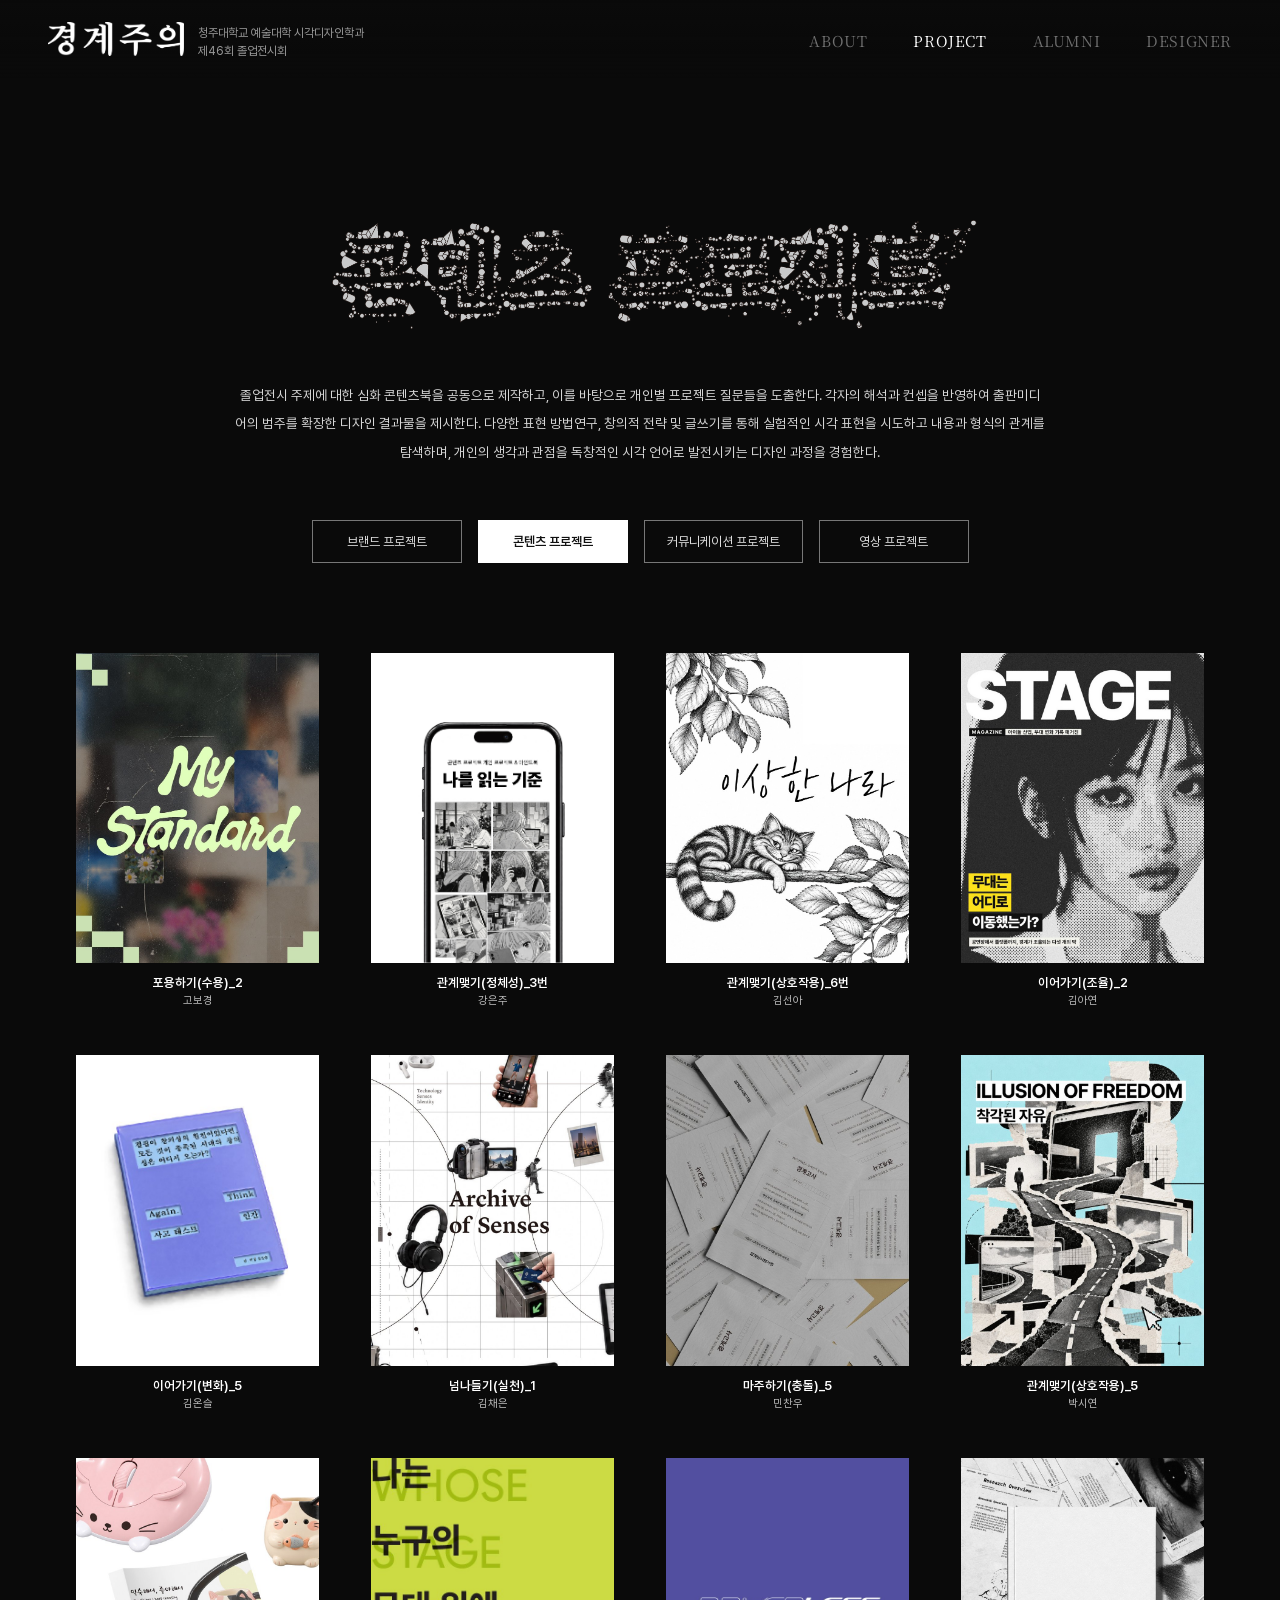
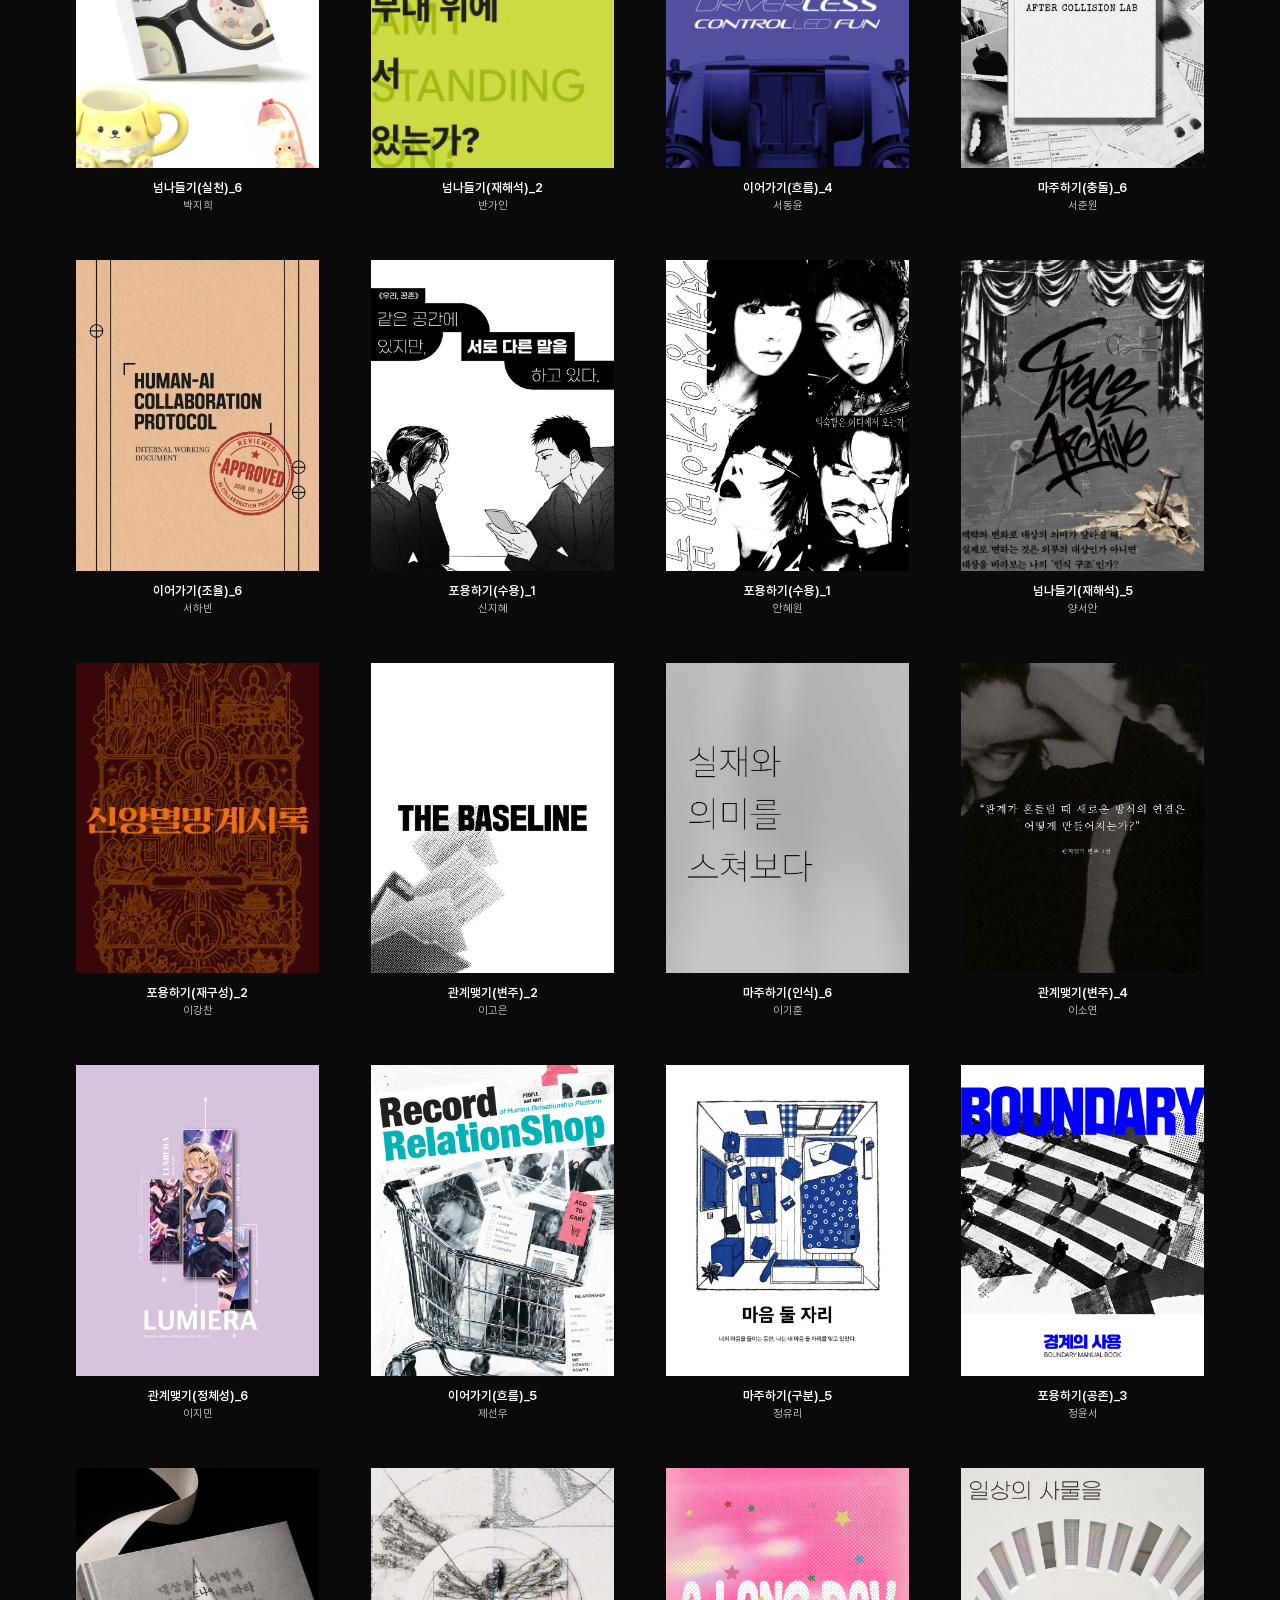
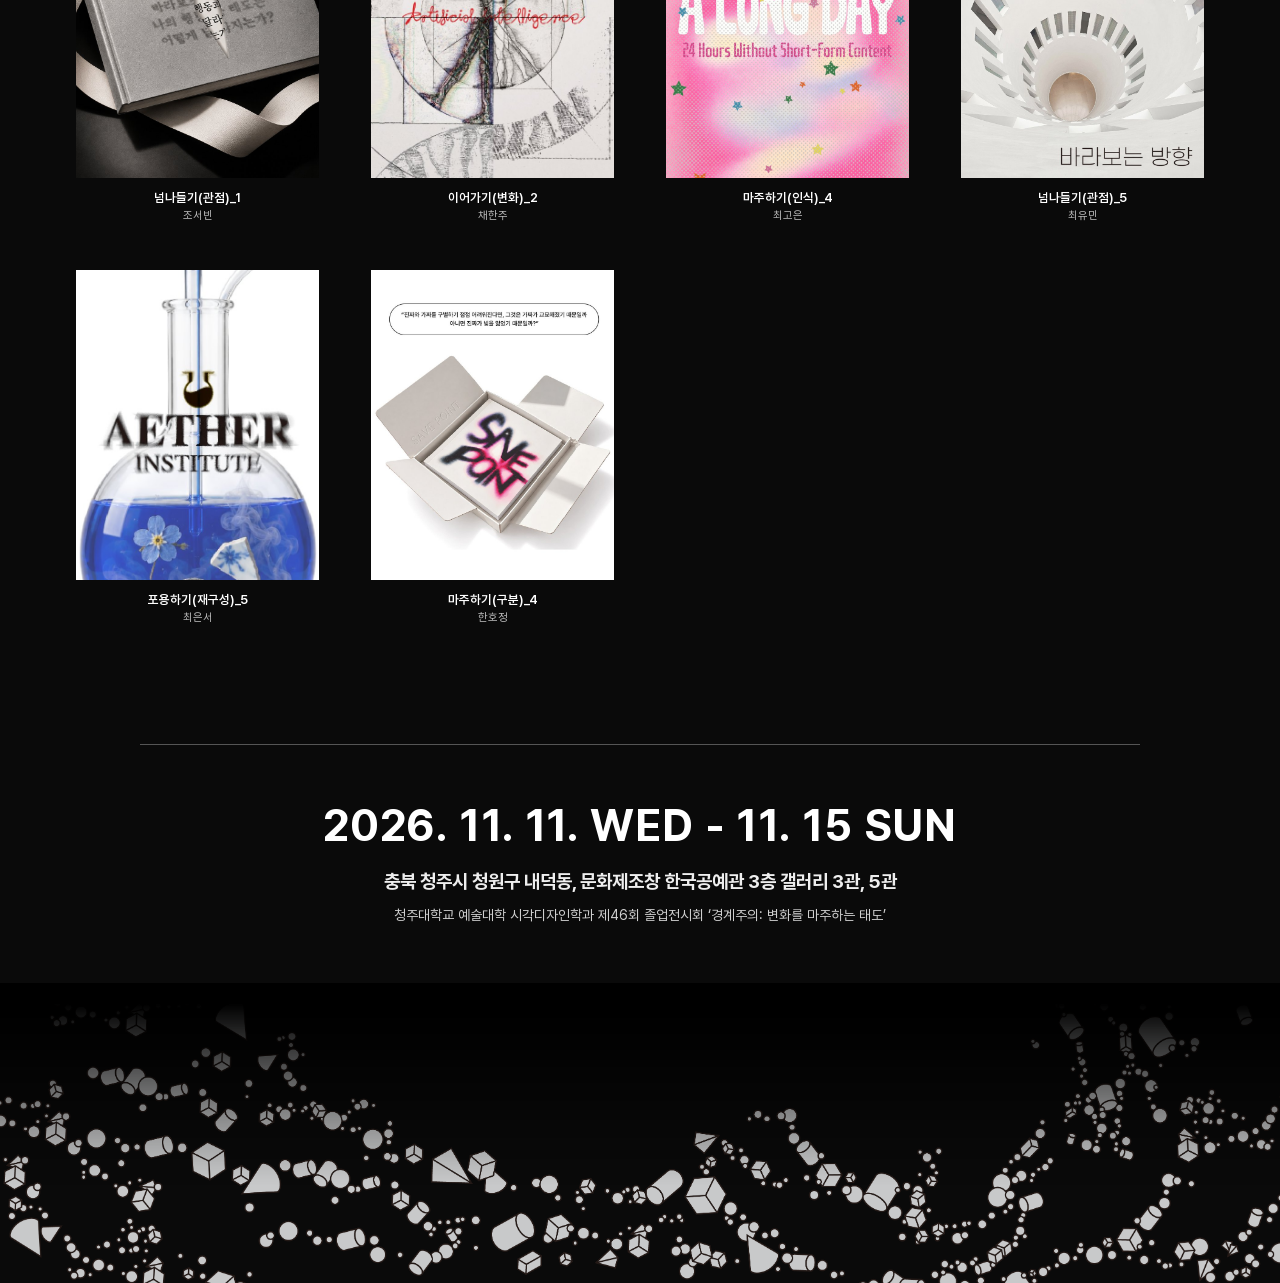
<file: project_content.html>
<!DOCTYPE html>

<html lang="ko">
<head>
<meta charset="utf-8"/>
<meta content="width=device-width, initial-scale=1.0" name="viewport"/>
<title>콘텐츠 프로젝트 | 경계주의 - 청주대학교 시각디자인학과 제46회 졸업전시회</title>
<link href="css/style.css" rel="stylesheet"/>
</head>
<body class="project-reference">
<header class="topbar">
<a class="brand" href="index.html">
<!-- 모든 페이지 상단 왼쪽 로고: 경계주의.png -->
<img alt="경계주의" src="images/logo.png"/>
<div class="sub">청주대학교 예술대학 시각디자인학과<br/>제46회 졸업전시회</div>
</a>
<nav class="gnb">
<a href="about.html">ABOUT</a>
<a class="active" href="project_brand.html">PROJECT</a>
<a href="alumni.html">ALUMNI</a>
<a href="designer.html">DESIGNER</a>
</nav>
</header>
<main class="page">
<!-- 과목 명칭 이미지 (900x300 소스, images/title-content.png) -->
<div class="proj-title"><img alt="콘텐츠 프로젝트" src="images/title-content.png"/></div>
<div class="proj-intro">졸업전시 주제에 대한 심화 콘텐츠북을 공동으로 제작하고, 이를 바탕으로 개인별 프로젝트 질문들을 도출한다. 각자의 해석과 컨셉을 반영하여 출판미디어의 범주를 확장한 디자인 결과물을 제시한다. 다양한 표현 방법연구, 창의적 전략 및 글쓰기를 통해 실험적인 시각 표현을 시도하고 내용과 형식의 관계를 </br>탐색하며, 개인의 생각과 관점을 독창적인 시각 언어로 발전시키는 디자인 과정을 경험한다.</div>
<div class="proj-tabs">
<a href="project_brand.html">브랜드 프로젝트</a>
<a class="on" href="project_content.html">콘텐츠 프로젝트</a>
<a href="project_comm.html">커뮤니케이션 프로젝트</a>
<a href="project_video.html">영상 프로젝트</a>
</div>
<div class="works">
<a class="work-card" href="2.html?artists=%EA%B3%A0%EB%B3%B4%EA%B2%BD&amp;work=%ED%8F%AC%EC%9A%A9%ED%95%98%EA%B8%B0%28%EC%88%98%EC%9A%A9%29_2">
<!-- 작품사진2 : 추후 학생별 이미지로 교체 (images/work2.png) -->
<div class="thumb"><img alt="포용하기(수용)_2" src="images/thumbs/content/ko-bogyeong.jpg" loading="lazy" onerror="this.onerror=null;this.parentNode.classList.add('is-empty');this.remove()"/></div>
<div class="cap">
<div class="t"><b>포용하기(수용)_2</b><span>고보경</span></div>
<!-- 원형얼굴 : 작품마다 다름, 추후 교체 (images/circle-face.png) -->
<div class="face"><img alt="" src="images/circle-face.png"/></div>
</div>
</a>
<a class="work-card" href="2.html?artists=%EA%B0%95%EC%9D%80%EC%A3%BC&amp;work=%EA%B4%80%EA%B3%84%EB%A7%BA%EA%B8%B0%28%EC%A0%95%EC%B2%B4%EC%84%B1%29_3%EB%B2%88">
<!-- 작품사진3 : 추후 학생별 이미지로 교체 (images/work3.png) -->
<div class="thumb"><img alt="관계맺기(정체성)_3번" src="images/thumbs/content/kang-eunju.jpg" loading="lazy" onerror="this.onerror=null;this.parentNode.classList.add('is-empty');this.remove()"/></div>
<div class="cap">
<div class="t"><b>관계맺기(정체성)_3번</b><span>강은주</span></div>
<!-- 원형얼굴 : 작품마다 다름, 추후 교체 (images/circle-face.png) -->
<div class="face"><img alt="" src="images/circle-face.png"/></div>
</div>
</a>
<a class="work-card" href="2.html?artists=%EA%B9%80%EC%84%A0%EC%95%84&amp;work=%EA%B4%80%EA%B3%84%EB%A7%BA%EA%B8%B0%28%EC%83%81%ED%98%B8%EC%9E%91%EC%9A%A9%29_6%EB%B2%88">
<!-- 작품사진4 : 추후 학생별 이미지로 교체 (images/work4.png) -->
<div class="thumb"><img alt="관계맺기(상호작용)_6번" src="images/thumbs/content/kim-seona.jpg" loading="lazy" onerror="this.onerror=null;this.parentNode.classList.add('is-empty');this.remove()"/></div>
<div class="cap">
<div class="t"><b>관계맺기(상호작용)_6번</b><span>김선아</span></div>
<!-- 원형얼굴 : 작품마다 다름, 추후 교체 (images/circle-face.png) -->
<div class="face"><img alt="" src="images/circle-face.png"/></div>
</div>
</a>
<a class="work-card" href="2.html?artists=%EA%B9%80%EC%95%84%EC%97%B0&amp;work=%EC%9D%B4%EC%96%B4%EA%B0%80%EA%B8%B0%28%EC%A1%B0%EC%9C%A8%29_2">
<!-- 작품사진5 : 추후 학생별 이미지로 교체 (images/work5.png) -->
<div class="thumb"><img alt="이어가기(조율)_2" src="images/thumbs/content/kim-ayeon.jpg" loading="lazy" onerror="this.onerror=null;this.parentNode.classList.add('is-empty');this.remove()"/></div>
<div class="cap">
<div class="t"><b>이어가기(조율)_2</b><span>김아연</span></div>
<!-- 원형얼굴 : 작품마다 다름, 추후 교체 (images/circle-face.png) -->
<div class="face"><img alt="" src="images/circle-face.png"/></div>
</div>
</a>
<a class="work-card" href="2.html?artists=%EA%B9%80%EC%98%A8%EC%8A%AC&amp;work=%EC%9D%B4%EC%96%B4%EA%B0%80%EA%B8%B0%28%EB%B3%80%ED%99%94%29_5">
<!-- 작품사진6 : 추후 학생별 이미지로 교체 (images/work6.png) -->
<div class="thumb"><img alt="이어가기(변화)_5" src="images/thumbs/content/kim-onseul.jpg" loading="lazy" onerror="this.onerror=null;this.parentNode.classList.add('is-empty');this.remove()"/></div>
<div class="cap">
<div class="t"><b>이어가기(변화)_5</b><span>김온슬</span></div>
<!-- 원형얼굴 : 작품마다 다름, 추후 교체 (images/circle-face.png) -->
<div class="face"><img alt="" src="images/circle-face.png"/></div>
</div>
</a>
<a class="work-card" href="2.html?artists=%EA%B9%80%EC%B1%84%EC%9D%80&amp;work=%EB%84%98%EB%82%98%EB%93%A4%EA%B8%B0%28%EC%8B%A4%EC%B2%9C%29_1">
<!-- 작품사진7 : 추후 학생별 이미지로 교체 (images/work7.png) -->
<div class="thumb"><img alt="넘나들기(실천)_1" src="images/thumbs/content/kim-chaeeun.jpg" loading="lazy" onerror="this.onerror=null;this.parentNode.classList.add('is-empty');this.remove()"/></div>
<div class="cap">
<div class="t"><b>넘나들기(실천)_1</b><span>김채은</span></div>
<!-- 원형얼굴 : 작품마다 다름, 추후 교체 (images/circle-face.png) -->
<div class="face"><img alt="" src="images/circle-face.png"/></div>
</div>
</a>
<a class="work-card" href="2.html?artists=%EB%AF%BC%EC%B0%AC%EC%9A%B0&amp;work=%EB%A7%88%EC%A3%BC%ED%95%98%EA%B8%B0%28%EC%B6%A9%EB%8F%8C%29_5">
<!-- 작품사진8 : 추후 학생별 이미지로 교체 (images/work8.png) -->
<div class="thumb"><img alt="마주하기(충돌)_5" src="images/thumbs/content/min-chanwoo.jpg" loading="lazy" onerror="this.onerror=null;this.parentNode.classList.add('is-empty');this.remove()"/></div>
<div class="cap">
<div class="t"><b>마주하기(충돌)_5</b><span>민찬우</span></div>
<!-- 원형얼굴 : 작품마다 다름, 추후 교체 (images/circle-face.png) -->
<div class="face"><img alt="" src="images/circle-face.png"/></div>
</div>
</a>
<a class="work-card" href="2.html?artists=%EB%B0%95%EC%8B%9C%EC%97%B0&amp;work=%EA%B4%80%EA%B3%84%EB%A7%BA%EA%B8%B0%28%EC%A0%95%EC%B2%B4%EC%84%B1%29_5">
<!-- 작품사진9 : 추후 학생별 이미지로 교체 (images/work9.png) -->
<div class="thumb"><img alt="관계맺기(상호작용)_5" src="images/thumbs/content/park-siyeon.jpg" loading="lazy" onerror="this.onerror=null;this.parentNode.classList.add('is-empty');this.remove()"/></div>
<div class="cap">
<div class="t"><b>관계맺기(상호작용)_5</b><span>박시연</span></div>
<!-- 원형얼굴 : 작품마다 다름, 추후 교체 (images/circle-face.png) -->
<div class="face"><img alt="" src="images/circle-face.png"/></div>
</div>
</a>
<a class="work-card" href="2.html?artists=%EB%B0%95%EC%A7%80%ED%9D%AC&amp;work=%EB%84%98%EB%82%98%EB%93%A4%EA%B8%B0%28%EC%8B%A4%EC%B2%9C%29_6">
<!-- 작품사진10 : 추후 학생별 이미지로 교체 (images/work10.png) -->
<div class="thumb"><img alt="넘나들기(실천)_6" src="images/thumbs/content/park-jihee.jpg" loading="lazy" onerror="this.onerror=null;this.parentNode.classList.add('is-empty');this.remove()"/></div>
<div class="cap">
<div class="t"><b>넘나들기(실천)_6</b><span>박지희</span></div>
<!-- 원형얼굴 : 작품마다 다름, 추후 교체 (images/circle-face.png) -->
<div class="face"><img alt="" src="images/circle-face.png"/></div>
</div>
</a>
<a class="work-card" href="2.html?artists=%EB%B0%98%EA%B0%80%EC%9D%B8&amp;work=%EB%84%98%EB%82%98%EB%93%A4%EA%B8%B0%28%EC%9E%AC%ED%95%B4%EC%84%9D%29_2">
<!-- 작품사진11 : 추후 학생별 이미지로 교체 (images/work11.png) -->
<div class="thumb"><img alt="넘나들기(재해석)_2" src="images/thumbs/content/ban-gain.jpg" loading="lazy" onerror="this.onerror=null;this.parentNode.classList.add('is-empty');this.remove()"/></div>
<div class="cap">
<div class="t"><b>넘나들기(재해석)_2</b><span>반가인</span></div>
<!-- 원형얼굴 : 작품마다 다름, 추후 교체 (images/circle-face.png) -->
<div class="face"><img alt="" src="images/circle-face.png"/></div>
</div>
</a>
<a class="work-card" href="2.html?artists=%EC%84%9C%EB%8F%99%EC%9C%A4&amp;work=%EC%9D%B4%EC%96%B4%EA%B0%80%EA%B8%B0%28%ED%9D%90%EB%A6%84%29_4">
<div class="thumb"><img alt="이어가기(흐름)_4" src="images/thumbs/content/seo-dongyoon.jpg" loading="lazy" onerror="this.onerror=null;this.parentNode.classList.add('is-empty');this.remove()"/></div>
<div class="cap"><div class="t"><b>이어가기(흐름)_4</b><span>서동윤</span></div></div>
</a>
<a class="work-card" href="2.html?artists=%EC%84%9C%EC%A4%80%EC%9B%90&amp;work=%EB%A7%88%EC%A3%BC%ED%95%98%EA%B8%B0%28%EC%B6%A9%EB%8F%8C%29_6">
<!-- 작품사진12 : 추후 학생별 이미지로 교체 (images/work12.png) -->
<div class="thumb"><img alt="마주하기(충돌)_6" src="images/thumbs/content/seo-junwon.jpg" loading="lazy" onerror="this.onerror=null;this.parentNode.classList.add('is-empty');this.remove()"/></div>
<div class="cap">
<div class="t"><b>마주하기(충돌)_6</b><span>서준원</span></div>
<!-- 원형얼굴 : 작품마다 다름, 추후 교체 (images/circle-face.png) -->
<div class="face"><img alt="" src="images/circle-face.png"/></div>
</div>
</a>
<a class="work-card" href="2.html?artists=%EC%84%9C%ED%95%98%EB%B9%88&amp;work=%EC%9D%B4%EC%96%B4%EA%B0%80%EA%B8%B0%28%EC%A1%B0%EC%9C%A8%29_6">
<!-- 작품사진13 : 추후 학생별 이미지로 교체 (images/work13.png) -->
<div class="thumb"><img alt="이어가기(조율)_6" src="images/thumbs/content/seo-habin.jpg" loading="lazy" onerror="this.onerror=null;this.parentNode.classList.add('is-empty');this.remove()"/></div>
<div class="cap">
<div class="t"><b>이어가기(조율)_6</b><span>서하빈</span></div>
<!-- 원형얼굴 : 작품마다 다름, 추후 교체 (images/circle-face.png) -->
<div class="face"><img alt="" src="images/circle-face.png"/></div>
</div>
</a>
<a class="work-card" href="2.html?artists=%EC%8B%A0%EC%A7%80%ED%98%9C&amp;work=%ED%8F%AC%EC%9A%A9%ED%95%98%EA%B8%B0%28%EC%88%98%EC%9A%A9%29_1">
<!-- 작품사진14 : 추후 학생별 이미지로 교체 (images/work14.png) -->
<div class="thumb"><img alt="포용하기(수용)_1" src="images/thumbs/content/shin-jihye.jpg" loading="lazy" onerror="this.onerror=null;this.parentNode.classList.add('is-empty');this.remove()"/></div>
<div class="cap">
<div class="t"><b>포용하기(수용)_1</b><span>신지혜</span></div>
<!-- 원형얼굴 : 작품마다 다름, 추후 교체 (images/circle-face.png) -->
<div class="face"><img alt="" src="images/circle-face.png"/></div>
</div>
</a>
<a class="work-card" href="2.html?artists=%EC%95%88%ED%98%9C%EC%9B%90&amp;work=%ED%8F%AC%EC%9A%A9%ED%95%98%EA%B8%B0%28%EC%88%98%EC%9A%A9%29_1">
<!-- 작품사진15 : 추후 학생별 이미지로 교체 (images/work15.png) -->
<div class="thumb"><img alt="포용하기(수용)_1" src="images/thumbs/content/an-hyewon.jpg" loading="lazy" onerror="this.onerror=null;this.parentNode.classList.add('is-empty');this.remove()"/></div>
<div class="cap">
<div class="t"><b>포용하기(수용)_1</b><span>안혜원</span></div>
<!-- 원형얼굴 : 작품마다 다름, 추후 교체 (images/circle-face.png) -->
<div class="face"><img alt="" src="images/circle-face.png"/></div>
</div>
</a>
<a class="work-card" href="2.html?artists=%EC%96%91%EC%84%9C%EC%95%88&amp;work=%EB%84%98%EB%82%98%EB%93%A4%EA%B8%B0%28%EC%9E%AC%ED%95%B4%EC%84%9D%29_5">
<!-- 작품사진16 : 추후 학생별 이미지로 교체 (images/work16.png) -->
<div class="thumb"><img alt="넘나들기(재해석)_5" src="images/thumbs/content/yang-seoan.jpg" loading="lazy" onerror="this.onerror=null;this.parentNode.classList.add('is-empty');this.remove()"/></div>
<div class="cap">
<div class="t"><b>넘나들기(재해석)_5</b><span>양서안</span></div>
<!-- 원형얼굴 : 작품마다 다름, 추후 교체 (images/circle-face.png) -->
<div class="face"><img alt="" src="images/circle-face.png"/></div>
</div>
</a>
<a class="work-card" href="2.html?artists=%EC%9D%B4%EA%B0%95%EC%B0%AC&amp;work=%ED%8F%AC%EC%9A%A9%ED%95%98%EA%B8%B0%28%EC%9E%AC%EA%B5%AC%EC%84%B1%29_2">
<!-- 작품사진17 : 추후 학생별 이미지로 교체 (images/work17.png) -->
<div class="thumb"><img alt="포용하기(재구성)_2" src="images/thumbs/content/lee-kangchan.jpg" loading="lazy" onerror="this.onerror=null;this.parentNode.classList.add('is-empty');this.remove()"/></div>
<div class="cap">
<div class="t"><b>포용하기(재구성)_2</b><span>이강찬</span></div>
<!-- 원형얼굴 : 작품마다 다름, 추후 교체 (images/circle-face.png) -->
<div class="face"><img alt="" src="images/circle-face.png"/></div>
</div>
</a>
<a class="work-card" href="2.html?artists=%EC%9D%B4%EA%B3%A0%EC%9D%80&amp;work=%EA%B4%80%EA%B3%84%EB%A7%BA%EA%B8%B0%28%EB%B3%80%EC%A3%BC%29_2">
<!-- 작품사진18 : 추후 학생별 이미지로 교체 (images/work18.png) -->
<div class="thumb"><img alt="관계맺기(변주)_2" src="images/thumbs/content/lee-goeun.jpg" loading="lazy" onerror="this.onerror=null;this.parentNode.classList.add('is-empty');this.remove()"/></div>
<div class="cap">
<div class="t"><b>관계맺기(변주)_2</b><span>이고은</span></div>
<!-- 원형얼굴 : 작품마다 다름, 추후 교체 (images/circle-face.png) -->
<div class="face"><img alt="" src="images/circle-face.png"/></div>
</div>
</a>
<!-- 이고은: 콘텐츠 작품 이미지가 전달되면 아래 placeholder를 img 태그로 교체 -->
<a class="work-card" href="2.html?artists=%EC%9D%B4%EA%B8%B0%ED%9B%88&amp;work=%EB%A7%88%EC%A3%BC%ED%95%98%EA%B8%B0%28%EC%9D%B8%EC%8B%9D%29_6">
<div class="thumb"><img alt="마주하기(인식)_6" src="images/thumbs/content/lee-gihun.jpg" loading="lazy" onerror="this.onerror=null;this.parentNode.classList.add('is-empty');this.remove()"/></div>
<div class="cap"><div class="t"><b>마주하기(인식)_6</b><span>이기훈</span></div></div>
</a>
<!-- 이소연: 콘텐츠 작품 이미지가 전달되면 아래 placeholder를 img 태그로 교체 -->
<a class="work-card" href="2.html?artists=%EC%9D%B4%EC%86%8C%EC%97%B0&amp;work=%EA%B4%80%EA%B3%84%EB%A7%BA%EA%B8%B0%28%EB%B3%80%EC%A3%BC%29_4">
<div class="thumb"><img alt="관계맺기(변주)_4" src="images/thumbs/content/lee-soyeon.jpg" loading="lazy" onerror="this.onerror=null;this.parentNode.classList.add('is-empty');this.remove()"/></div>
<div class="cap"><div class="t"><b>관계맺기(변주)_4</b><span>이소연</span></div></div>
</a>
<!-- 이지민: 콘텐츠 작품 이미지가 전달되면 아래 placeholder를 img 태그로 교체 -->
<a class="work-card" href="2.html?artists=%EC%9D%B4%EC%A7%80%EB%AF%BC&amp;work=%EA%B4%80%EA%B3%84%EB%A7%BA%EA%B8%B0%28%EC%A0%95%EC%B2%B4%EC%84%B1%29_6">
<div class="thumb"><img alt="관계맺기(정체성)_6" src="images/thumbs/content/lee-jimin.jpg" loading="lazy" onerror="this.onerror=null;this.parentNode.classList.add('is-empty');this.remove()"/></div>
<div class="cap"><div class="t"><b>관계맺기(정체성)_6</b><span>이지민</span></div></div>
</a>
<!-- 제선우: 콘텐츠 작품 이미지가 전달되면 아래 placeholder를 img 태그로 교체 -->
<a class="work-card" href="2.html?artists=%EC%A0%9C%EC%84%A0%EC%9A%B0&amp;work=%EC%9D%B4%EC%96%B4%EA%B0%80%EA%B8%B0%28%ED%9D%90%EB%A6%84%29_5">
<div class="thumb"><img alt="이어가기(흐름)_5" src="images/thumbs/content/je-seonu.jpg" loading="lazy" onerror="this.onerror=null;this.parentNode.classList.add('is-empty');this.remove()"/></div>
<div class="cap"><div class="t"><b>이어가기(흐름)_5</b><span>제선우</span></div></div>
</a>
<!-- 정유리: 콘텐츠 작품 이미지가 전달되면 아래 placeholder를 img 태그로 교체 -->
<a class="work-card" href="2.html?artists=%EC%A0%95%EC%9C%A0%EB%A6%AC&amp;work=%EB%A7%88%EC%A3%BC%ED%95%98%EA%B8%B0%28%EA%B5%AC%EB%B6%84%29_5">
<div class="thumb"><img alt="마주하기(구분)_5" src="images/thumbs/content/jung-yuri.jpg" loading="lazy" onerror="this.onerror=null;this.parentNode.classList.add('is-empty');this.remove()"/></div>
<div class="cap"><div class="t"><b>마주하기(구분)_5</b><span>정유리</span></div></div>
</a>
<!-- 정윤서: 콘텐츠 작품 이미지가 전달되면 아래 placeholder를 img 태그로 교체 -->
<a class="work-card" href="2.html?artists=%EC%A0%95%EC%9C%A4%EC%84%9C&amp;work=%ED%8F%AC%EC%9A%A9%ED%95%98%EA%B8%B0%28%EA%B3%B5%EC%A1%B4%29_3">
<div class="thumb"><img alt="포용하기(공존)_3" src="images/thumbs/content/jeong-yoonseo.jpg" loading="lazy" onerror="this.onerror=null;this.parentNode.classList.add('is-empty');this.remove()"/></div>
<div class="cap"><div class="t"><b>포용하기(공존)_3</b><span>정윤서</span></div></div>
</a>
<!-- 조서빈: 콘텐츠 작품 이미지가 전달되면 아래 placeholder를 img 태그로 교체 -->
<a class="work-card" href="2.html?artists=%EC%A1%B0%EC%84%9C%EB%B9%88&amp;work=%EB%84%98%EB%82%98%EB%93%A4%EA%B8%B0%28%EA%B4%80%EC%A0%90%29_1">
<div class="thumb"><img alt="넘나들기(관점)_1" src="images/thumbs/content/cho-seobin.jpg" loading="lazy" onerror="this.onerror=null;this.parentNode.classList.add('is-empty');this.remove()"/></div>
<div class="cap"><div class="t"><b>넘나들기(관점)_1</b><span>조서빈</span></div></div>
</a>
<!-- 채한주: 콘텐츠 작품 이미지가 전달되면 아래 placeholder를 img 태그로 교체 -->
<a class="work-card" href="2.html?artists=%EC%B1%84%ED%95%9C%EC%A3%BC&amp;work=%EC%9D%B4%EC%96%B4%EA%B0%80%EA%B8%B0%28%EB%B3%80%ED%99%94%29_2">
<div class="thumb"><img alt="이어가기(변화)_2" src="images/thumbs/content/chae-hanju.jpg" loading="lazy" onerror="this.onerror=null;this.parentNode.classList.add('is-empty');this.remove()"/></div>
<div class="cap"><div class="t"><b>이어가기(변화)_2</b><span>채한주</span></div></div>
</a>
<!-- 최고은: 콘텐츠 작품 이미지가 전달되면 아래 placeholder를 img 태그로 교체 -->
<a class="work-card" href="2.html?artists=%EC%B5%9C%EA%B3%A0%EC%9D%80&amp;work=%EB%A7%88%EC%A3%BC%ED%95%98%EA%B8%B0%28%EC%9D%B8%EC%8B%9D%29_4">
<div class="thumb"><img alt="마주하기(인식)_4" src="images/thumbs/content/choi-goeun.jpg" loading="lazy" onerror="this.onerror=null;this.parentNode.classList.add('is-empty');this.remove()"/></div>
<div class="cap"><div class="t"><b>마주하기(인식)_4</b><span>최고은</span></div></div>
</a>
<!-- 최유민: 콘텐츠 작품 이미지가 전달되면 아래 placeholder를 img 태그로 교체 -->
<a class="work-card" href="2.html?artists=%EC%B5%9C%EC%9C%A0%EB%AF%BC&amp;work=%EB%84%98%EB%82%98%EB%93%A4%EA%B8%B0%28%EA%B4%80%EC%A0%90%29_5">
<div class="thumb"><img alt="넘나들기(관점)_5" src="images/thumbs/content/choi-yumin.jpg" loading="lazy" onerror="this.onerror=null;this.parentNode.classList.add('is-empty');this.remove()"/></div>
<div class="cap"><div class="t"><b>넘나들기(관점)_5</b><span>최유민</span></div></div>
</a>
<!-- 최은서: 콘텐츠 작품 이미지가 전달되면 아래 placeholder를 img 태그로 교체 -->
<a class="work-card" href="2.html?artists=%EC%B5%9C%EC%9D%80%EC%84%9C&amp;work=%ED%8F%AC%EC%9A%A9%ED%95%98%EA%B8%B0%28%EC%9E%AC%EA%B5%AC%EC%84%B1%29_5">
<div class="thumb"><img alt="포용하기(재구성)_5" src="images/thumbs/content/choi-eunseo.jpg" loading="lazy" onerror="this.onerror=null;this.parentNode.classList.add('is-empty');this.remove()"/></div>
<div class="cap"><div class="t"><b>포용하기(재구성)_5</b><span>최은서</span></div></div>
</a>
<!-- 한호정: 콘텐츠 작품 이미지가 전달되면 아래 placeholder를 img 태그로 교체 -->
<a class="work-card" href="2.html?artists=%ED%95%9C%ED%98%B8%EC%A0%95&amp;work=%EB%A7%88%EC%A3%BC%ED%95%98%EA%B8%B0%28%EA%B5%AC%EB%B6%84%29_4">
<div class="thumb"><img alt="마주하기(구분)_4" src="images/thumbs/content/han-hojeong.jpg" loading="lazy" onerror="this.onerror=null;this.parentNode.classList.add('is-empty');this.remove()"/></div>
<div class="cap"><div class="t"><b>마주하기(구분)_4</b><span>한호정</span></div></div>
</a>
</div>
</main>
<footer class="footer">
<div class="footer-info">
<hr class="footer-line"/>
<div class="f-date">2026. 11. 11. WED - 11. 15 SUN</div>
<div class="f-place">충북 청주시 청원구 내덕동, 문화제조창 한국공예관 3층 갤러리 3관, 5관</div>
<div class="f-desc">청주대학교 예술대학 시각디자인학과 제46회 졸업전시회 ‘경계주의: 변화를 마주하는 태도’</div>
</div>
<!-- 모든 페이지 하단: 바닥.png -->
<div class="footer-bg"><img alt="" src="images/footer-bg2.png"/></div>
</footer>
<script src="js/main.js"></script>
</body>
</html>
</file>
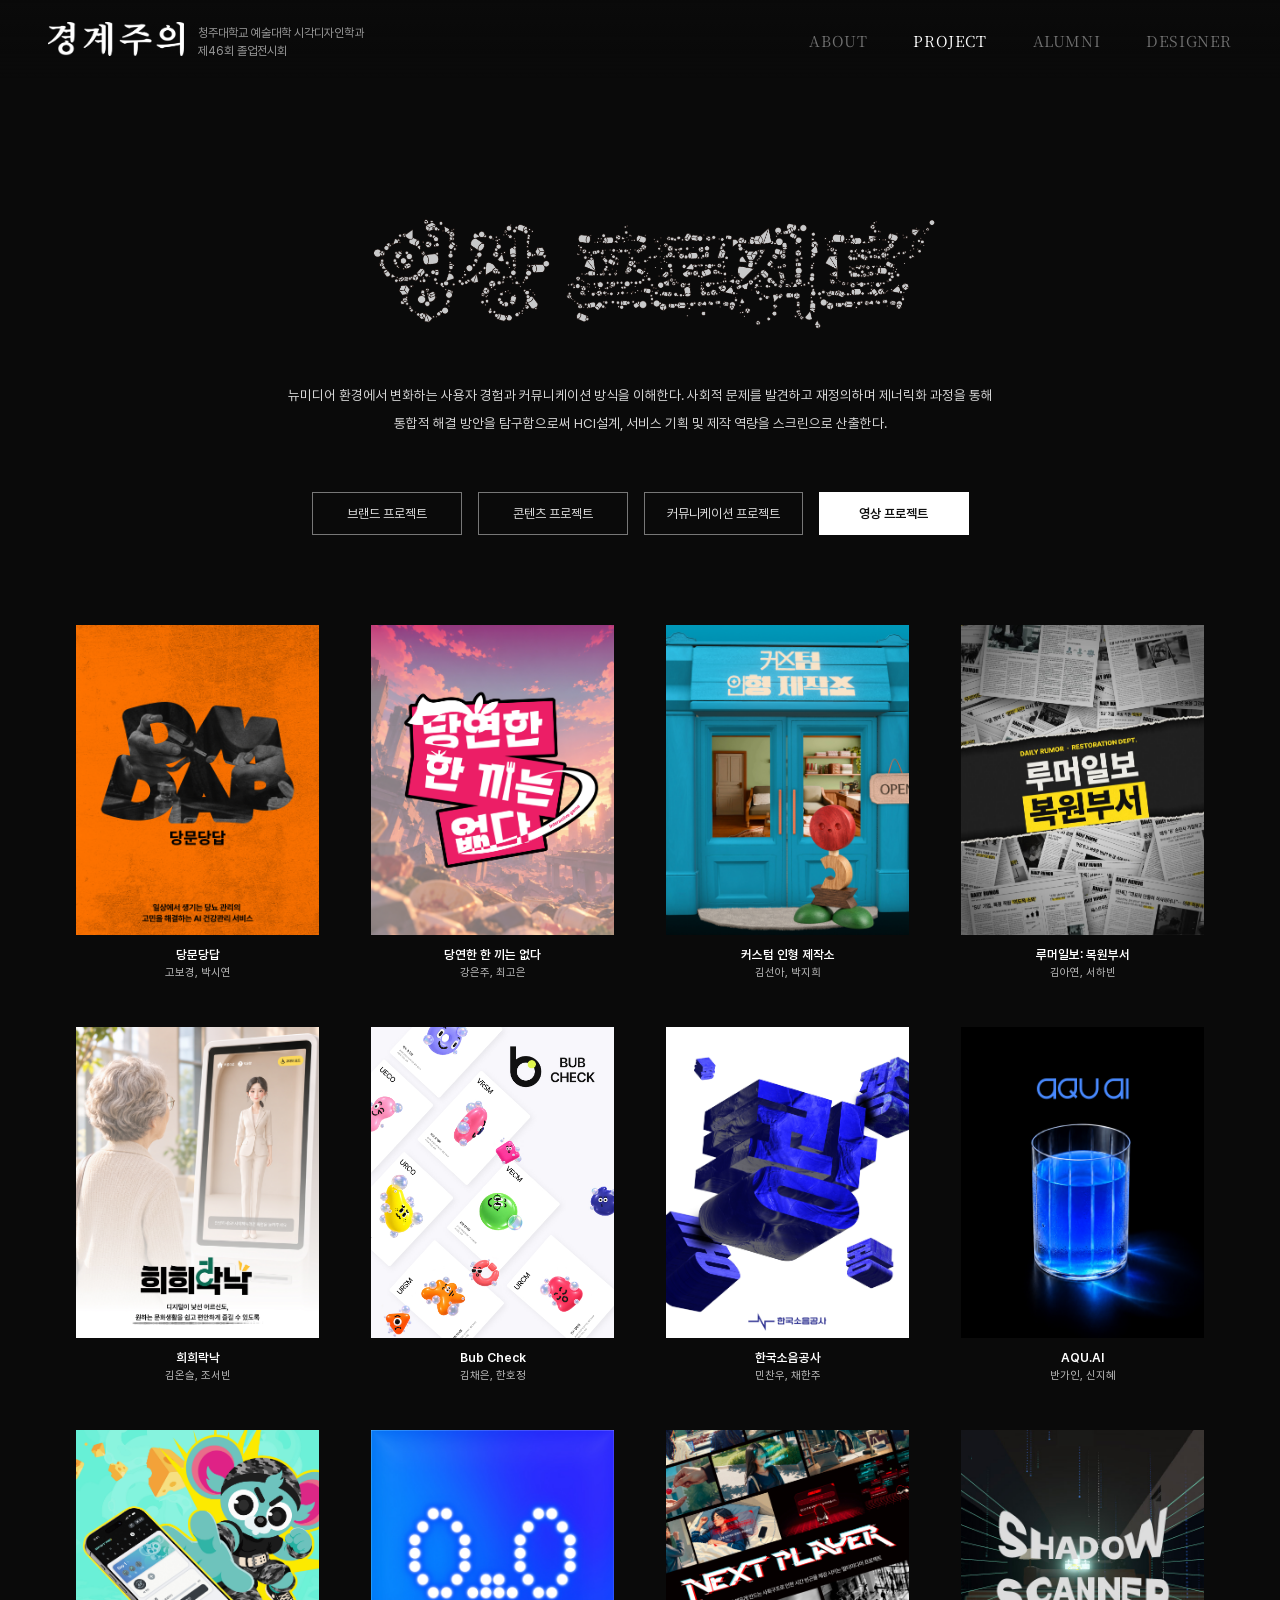
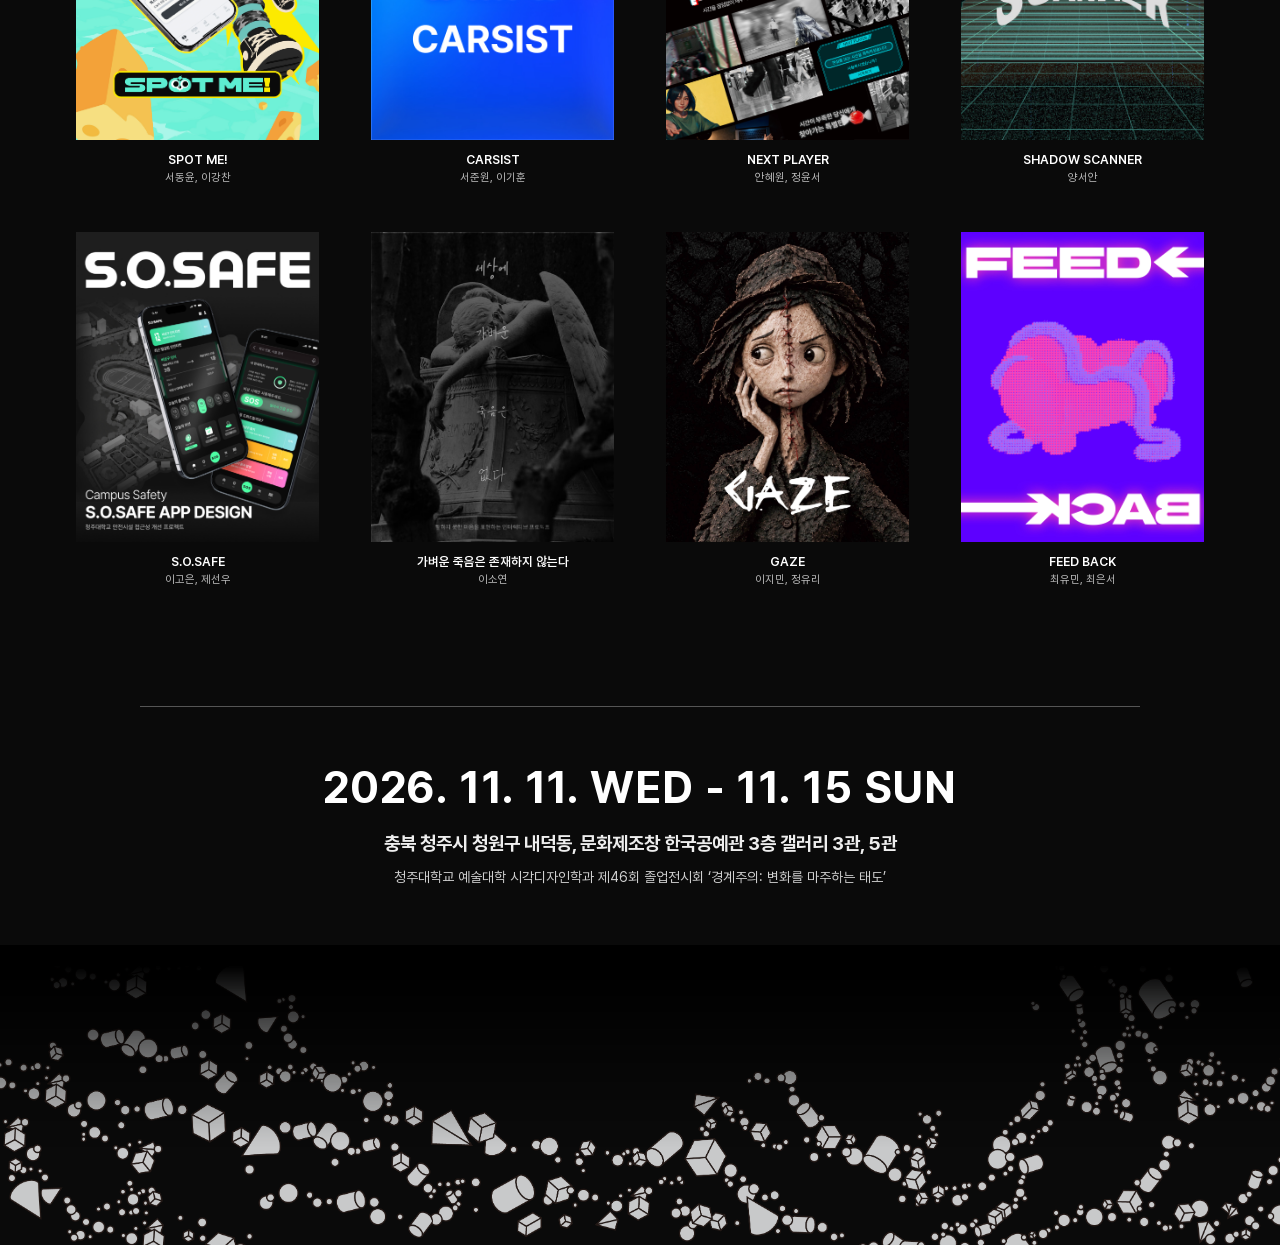
<file: project_video.html>
<!DOCTYPE html>

<html lang="ko">
<head>
<meta charset="utf-8"/>
<meta content="width=device-width, initial-scale=1.0" name="viewport"/>
<title>영상 프로젝트 | 경계주의 - 청주대학교 시각디자인학과 제46회 졸업전시회</title>
<link href="css/style.css" rel="stylesheet"/>
</head>
<body class="project-reference">
<header class="topbar">
<a class="brand" href="index.html">
<!-- 모든 페이지 상단 왼쪽 로고: 경계주의.png -->
<img alt="경계주의" src="images/logo.png"/>
<div class="sub">청주대학교 예술대학 시각디자인학과<br/>제46회 졸업전시회</div>
</a>
<nav class="gnb">
<a href="about.html">ABOUT</a>
<a class="active" href="project_brand.html">PROJECT</a>
<a href="alumni.html">ALUMNI</a>
<a href="designer.html">DESIGNER</a>
</nav>
</header>
<main class="page">
<!-- 과목 명칭 이미지 (900x300 소스, images/title-video.png) -->
<div class="proj-title"><img alt="영상 프로젝트" src="images/title-video.png"/></div>
<div class="proj-intro">뉴미디어 환경에서 변화하는 사용자 경험과 커뮤니케이션 방식을 이해한다. 사회적 문제를 발견하고 재정의하며 제너릭화 과정을 통해 </br> 통합적 해결 방안을 탐구함으로써 HCI설계, 서비스 기획 및 제작 역량을 스크린으로 산출한다.</br></div>
<div class="proj-tabs">
<a href="project_brand.html">브랜드 프로젝트</a>
<a href="project_content.html">콘텐츠 프로젝트</a>
<a href="project_comm.html">커뮤니케이션 프로젝트</a>
<a class="on" href="project_video.html">영상 프로젝트</a>
</div>
<div class="works">
<a class="work-card" href="4.html?artists=%EA%B3%A0%EB%B3%B4%EA%B2%BD%2C+%EB%B0%95%EC%8B%9C%EC%97%B0&amp;work=%EB%8B%B9%EB%AC%B8%EB%8B%B9%EB%8B%B5">
<div class="thumb"><img alt="당문당답" src="images/thumbs/video/ko-bogyeong_park-siyeon.jpg" loading="lazy" onerror="this.onerror=null;this.parentNode.classList.add('is-empty');this.remove()"/></div>
<div class="cap"><div class="t"><b>당문당답</b><span>고보경, 박시연</span></div></div>
</a>
<a class="work-card" href="4.html?artists=%EA%B0%95%EC%9D%80%EC%A3%BC%2C+%EC%B5%9C%EA%B3%A0%EC%9D%80&amp;work=%EB%8B%B9%EC%97%B0%ED%95%9C+%ED%95%9C+%EB%81%BC%EB%8A%94+%EC%97%86%EB%8B%A4">
<div class="thumb"><img alt="당연한 한 끼는 없다" src="images/thumbs/video/choi-goeun_kang-eunju.jpg" loading="lazy" onerror="this.onerror=null;this.parentNode.classList.add('is-empty');this.remove()"/></div>
<div class="cap"><div class="t"><b>당연한 한 끼는 없다</b><span>강은주, 최고은</span></div></div>
</a>
<a class="work-card" href="4.html?artists=%EA%B9%80%EC%84%A0%EC%95%84%2C+%EB%B0%95%EC%A7%80%ED%9D%AC&amp;work=%EC%BB%A4%EC%8A%A4%ED%85%80+%EC%9D%B8%ED%98%95+%EC%A0%9C%EC%9E%91%EC%86%8C">
<div class="thumb"><img alt="커스텀 인형 제작소" src="images/thumbs/video/kim-seona_park-jihee.jpg" loading="lazy" onerror="this.onerror=null;this.parentNode.classList.add('is-empty');this.remove()"/></div>
<div class="cap"><div class="t"><b>커스텀 인형 제작소</b><span>김선아, 박지희</span></div></div>
</a>
<a class="work-card" href="4.html?artists=%EA%B9%80%EC%95%84%EC%97%B0%2C+%EC%84%9C%ED%95%98%EB%B9%88&amp;work=%EB%A3%A8%EB%A8%B8%EC%9D%BC%EB%B3%B4%3A+%EB%B3%B5%EC%9B%90%EB%B6%80%EC%84%9C">
<div class="thumb"><img alt="루머일보: 복원부서" src="images/thumbs/video/kim-ayeon_seo-habin.jpg" loading="lazy" onerror="this.onerror=null;this.parentNode.classList.add('is-empty');this.remove()"/></div>
<div class="cap"><div class="t"><b>루머일보: 복원부서</b><span>김아연, 서하빈</span></div></div>
</a>
<a class="work-card" href="4.html?artists=%EA%B9%80%EC%98%A8%EC%8A%AC%2C+%EC%A1%B0%EC%84%9C%EB%B9%88&amp;work=%ED%9D%AC%ED%9D%AC%EB%9D%BD%EB%82%99">
<div class="thumb"><img alt="희희락낙" src="images/thumbs/video/cho-seobin_kim-onseul.jpg" loading="lazy" onerror="this.onerror=null;this.parentNode.classList.add('is-empty');this.remove()"/></div>
<div class="cap"><div class="t"><b>희희락낙</b><span>김온슬, 조서빈</span></div></div>
</a>
<a class="work-card" href="4.html?artists=%EA%B9%80%EC%B1%84%EC%9D%80%2C+%ED%95%9C%ED%98%B8%EC%A0%95&amp;work=Bub+Check">
<div class="thumb"><img alt="Bub Check" src="images/thumbs/video/han-hojeong_kim-chaeeun.jpg" loading="lazy" onerror="this.onerror=null;this.parentNode.classList.add('is-empty');this.remove()"/></div>
<div class="cap"><div class="t"><b>Bub Check</b><span>김채은, 한호정</span></div></div>
</a>
<a class="work-card" href="4.html?artists=%EB%AF%BC%EC%B0%AC%EC%9A%B0%2C+%EC%B1%84%ED%95%9C%EC%A3%BC&amp;work=%ED%95%9C%EA%B5%AD%EC%86%8C%EC%9D%8C%EA%B3%B5%EC%82%AC">
<div class="thumb"><img alt="한국소음공사" src="images/thumbs/video/chae-hanju_min-chanwoo.jpg" loading="lazy" onerror="this.onerror=null;this.parentNode.classList.add('is-empty');this.remove()"/></div>
<div class="cap"><div class="t"><b>한국소음공사</b><span>민찬우, 채한주</span></div></div>
</a>
<a class="work-card" href="4.html?artists=%EB%B0%98%EA%B0%80%EC%9D%B8%2C+%EC%8B%A0%EC%A7%80%ED%98%9C&amp;work=AQU.AI">
<div class="thumb"><img alt="AQU.AI" src="images/thumbs/video/ban-gain_shin-jihye.jpg" loading="lazy" onerror="this.onerror=null;this.parentNode.classList.add('is-empty');this.remove()"/></div>
<div class="cap"><div class="t"><b>AQU.AI</b><span>반가인, 신지혜</span></div></div>
</a>
<a class="work-card" href="4.html?artists=%EC%84%9C%EB%8F%99%EC%9C%A4%2C+%EC%9D%B4%EA%B0%95%EC%B0%AC&amp;work=SPOT+ME%21">
<div class="thumb"><img alt="SPOT ME!" src="images/thumbs/video/lee-kangchan_seo-dongyoon.jpg" loading="lazy" onerror="this.onerror=null;this.parentNode.classList.add('is-empty');this.remove()"/></div>
<div class="cap"><div class="t"><b>SPOT ME!</b><span>서동윤, 이강찬</span></div></div>
</a>
<a class="work-card" href="4.html?artists=%EC%84%9C%EC%A4%80%EC%9B%90%2C+%EC%9D%B4%EA%B8%B0%ED%9B%88&amp;work=CARSIST">
<div class="thumb"><img alt="CARSIST" src="images/thumbs/video/lee-gihun_seo-junwon.jpg" loading="lazy" onerror="this.onerror=null;this.parentNode.classList.add('is-empty');this.remove()"/></div>
<div class="cap"><div class="t"><b>CARSIST</b><span>서준원, 이기훈</span></div></div>
</a>
<a class="work-card" href="4.html?artists=%EC%95%88%ED%98%9C%EC%9B%90%2C+%EC%A0%95%EC%9C%A4%EC%84%9C&amp;work=NEXT+PLAYER">
<div class="thumb"><img alt="NEXT PLAYER" src="images/thumbs/video/an-hyewon_jeong-yoonseo.jpg" loading="lazy" onerror="this.onerror=null;this.parentNode.classList.add('is-empty');this.remove()"/></div>
<div class="cap"><div class="t"><b>NEXT PLAYER</b><span>안혜원, 정윤서</span></div></div>
</a>
<a class="work-card" href="4.html?artists=%EC%96%91%EC%84%9C%EC%95%88&amp;work=SHADOW+SCANNER">
<div class="thumb"><img alt="SHADOW SCANNER" src="images/thumbs/video/yang-seoan.jpg" loading="lazy" onerror="this.onerror=null;this.parentNode.classList.add('is-empty');this.remove()"/></div>
<div class="cap"><div class="t"><b>SHADOW SCANNER</b><span>양서안</span></div></div>
</a>
<a class="work-card" href="4.html?artists=%EC%9D%B4%EA%B3%A0%EC%9D%80%2C+%EC%A0%9C%EC%84%A0%EC%9A%B0&amp;work=S.O.SAFE">
<div class="thumb"><img alt="S.O.SAFE" src="images/thumbs/video/je-seonu_lee-goeun.jpg" loading="lazy" onerror="this.onerror=null;this.parentNode.classList.add('is-empty');this.remove()"/></div>
<div class="cap"><div class="t"><b>S.O.SAFE</b><span>이고은, 제선우</span></div></div>
</a>
<a class="work-card" href="4.html?artists=%EC%9D%B4%EC%86%8C%EC%97%B0&amp;work=%EA%B0%80%EB%B2%BC%EC%9A%B4+%EC%A3%BD%EC%9D%8C%EC%9D%80+%EC%A1%B4%EC%9E%AC%ED%95%98%EC%A7%80+%EC%95%8A%EB%8A%94%EB%8B%A4">
<div class="thumb"><img alt="가벼운 죽음은 존재하지 않는다" src="images/thumbs/video/lee-soyeon.jpg" loading="lazy" onerror="this.onerror=null;this.parentNode.classList.add('is-empty');this.remove()"/></div>
<div class="cap"><div class="t"><b>가벼운 죽음은 존재하지 않는다</b><span>이소연</span></div></div>
</a>
<a class="work-card" href="4.html?artists=%EC%9D%B4%EC%A7%80%EB%AF%BC%2C+%EC%A0%95%EC%9C%A0%EB%A6%AC&amp;work=GAZE">
<div class="thumb"><img alt="GAZE" src="images/thumbs/video/jung-yuri_lee-jimin.jpg" loading="lazy" onerror="this.onerror=null;this.parentNode.classList.add('is-empty');this.remove()"/></div>
<div class="cap"><div class="t"><b>GAZE</b><span>이지민, 정유리</span></div></div>
</a>
<a class="work-card" href="4.html?artists=%EC%B5%9C%EC%9C%A0%EB%AF%BC%2C+%EC%B5%9C%EC%9D%80%EC%84%9C&amp;work=FEED+BACK">
<div class="thumb"><img alt="FEED BACK" src="images/thumbs/video/choi-eunseo_choi-yumin.jpg" loading="lazy" onerror="this.onerror=null;this.parentNode.classList.add('is-empty');this.remove()"/></div>
<div class="cap"><div class="t"><b>FEED BACK</b><span>최유민, 최은서</span></div></div>
</a>
</div>
</main>
<footer class="footer">
<div class="footer-info">
<hr class="footer-line"/>
<div class="f-date">2026. 11. 11. WED - 11. 15 SUN</div>
<div class="f-place">충북 청주시 청원구 내덕동, 문화제조창 한국공예관 3층 갤러리 3관, 5관</div>
<div class="f-desc">청주대학교 예술대학 시각디자인학과 제46회 졸업전시회 ‘경계주의: 변화를 마주하는 태도’</div>
</div>
<!-- 모든 페이지 하단: 바닥.png -->
<div class="footer-bg"><img alt="" src="images/footer-bg2.png"/></div>
</footer>
<script src="js/main.js"></script>
</body>
</html>
</file>
<file: css/style.css>
/* ===== 경계주의 졸업전시 사이트 공통 스타일 ===== */
/* 본문: 프리텐다드 / 영문·메뉴: 명조(세리프) */
@import url('https://fonts.googleapis.com/css2?family=Noto+Serif+KR:wght@400;500;600;700&display=swap');

@font-face{font-family:'Pretendard';font-style:normal;font-weight:400;font-display:swap;src:url('../fonts/Pretendard-Regular.woff2') format('woff2');}
@font-face{font-family:'Pretendard';font-style:normal;font-weight:600;font-display:swap;src:url('../fonts/Pretendard-SemiBold.woff2') format('woff2');}
@font-face{font-family:'Pretendard';font-style:normal;font-weight:700;font-display:swap;src:url('../fonts/Pretendard-Bold.woff2') format('woff2');}

:root{
  --bg:#0a0a0a;
  --fg:#e5e5e5;
  --dim:#9a9a9a;
  --serif:'Noto Serif KR','Times New Roman',serif;
  --sans:'Pretendard',-apple-system,BlinkMacSystemFont,sans-serif;
}
*{margin:0;padding:0;box-sizing:border-box;}
html{scroll-behavior:smooth;}
body{background:var(--bg);color:var(--fg);font-family:var(--sans);min-height:100vh;}
img{max-width:100%;display:block;}
a{color:inherit;text-decoration:none;}

/* ===== 상단바 ===== */
.topbar{
  position:fixed;top:0;left:0;right:0;z-index:100;
  display:flex;align-items:flex-start;justify-content:space-between;
  padding:22px 48px 18px;
  background:linear-gradient(to bottom,rgba(10,10,10,.92),rgba(10,10,10,.6) 70%,transparent);
}
.topbar .brand{display:flex;align-items:flex-start;gap:14px;}
.topbar .brand img{height:34px;width:auto;}
.topbar .brand .sub {
  font-size: 12px;
  line-height: 1.5;
  color: var(--dim);
  padding-top: 2px;
}
.gnb{display:flex;gap:46px;padding-top:8px;}
.gnb a{
  font-family:var(--serif);font-size:15px;letter-spacing:.04em;
  color:#6f6f6f;transition:color .25s;
}
.gnb a:hover{color:#fff;}
.gnb a.active{color:#fff;}

/* ===== 공통 레이아웃 ===== */
.page{padding-top:110px;}
.container{max-width:1200px;margin:0 auto;padding:0 40px;}

/* ===== 홈 ===== */
.home-hero{position:relative;width:100%;height:100vh;overflow:hidden;background:#000;}
.home-hero video,
.home-hero img.hero-fallback{
  position:absolute;inset:0;width:100%;height:100%;object-fit:cover;
}

/* ===== 하단 바닥 푸터 ===== */
.footer{margin-top:120px;position:relative;}
.footer .footer-info{
  text-align:center;padding:0 24px 60px;position:relative;z-index:2;
}
.footer .footer-line{
  width:min(1000px,88%);margin:0 auto 54px;border:none;border-top:1px solid #555;
}
.footer .f-date{font-size:clamp(28px,4vw,44px);font-weight:800;letter-spacing:.02em;color:#fff;}
.footer .f-place{margin-top:18px;font-size:clamp(14px,1.6vw,19px);font-weight:700;color:#eee;}
.footer .f-desc{margin-top:14px;font-size:clamp(11px,1.2vw,14px);color:#cfcfcf;}
.footer .footer-bg{width:100%;}
.footer .footer-bg img{width:100%;height:auto;}

/* ===== ABOUT ===== */
.about-head{text-align:center;margin-top:70px;}
.about-head h2{font-size:clamp(18px,2.2vw,26px);font-weight:700;}
.about-head h1{font-family:var(--serif);font-weight:600;font-size:clamp(20px,2.6vw,30px);margin-top:18px;}
.about-head .meta{margin-top:30px;font-size:clamp(13px,1.4vw,16px);line-height:1.9;color:#ddd;}
.about-cols{
  display:grid;grid-template-columns:1fr 1fr;gap:70px;
  max-width:1060px;margin:90px auto 0;
}
.about-cols p{font-size:14px;line-height:2;color:#d6d6d6;margin-bottom:34px;}
.about-cols p.sign{color:#9a9a9a;}
.divider{width:min(1100px,86%);margin:110px auto;border:none;border-top:1px solid #4a4a4a;}
.poster-sec{text-align:center;}
.poster-sec h3{font-size:18px;font-weight:700;}
.poster-sec .en{font-family:var(--serif);color:#bdbdbd;margin-top:6px;font-size:15px;}
.poster-sec .poster-img{width:min(390px,78%);margin:46px auto 0;}
.poster-caption{max-width:980px;margin:70px auto 0;text-align:center;font-size:13.5px;line-height:2.3;color:#d9d9d9;}
.committee{text-align:center;margin-top:40px;}
.committee h3{font-size:19px;font-weight:700;margin-bottom:60px;}
.committee .chairs{display:flex;justify-content:center;gap:64px;margin-bottom:70px;}
.committee .chairs .c b{display:block;font-size:14px;margin-bottom:12px;}
.committee .chairs .c span{font-size:14px;color:#ddd;}
.committee .heads{display:flex;justify-content:center;flex-wrap:wrap;gap:56px;}
.committee .heads .c b{display:block;font-size:14px;margin-bottom:12px;}
.committee .heads .c span{font-size:14px;color:#ddd;}
.dept-list{
  width: 100%;
  max-width: 1000px;
  margin: 120px auto 0;
  display: flex;
  flex-direction: column;
  gap: 64px;  position: relative;
  left: 60px;
}

.dept{
  display: grid;
  grid-template-columns: 1fr 1fr;
  gap: 80px;
}
.dept .d-desc b{display:block;font-size:14px;margin-bottom:14px;}
.dept .d-desc p{font-size:13px;line-height:1.95;color:#cfcfcf;}
.dept .d-members p{font-size:13px;line-height:1.9;color:#d9d9d9;margin-bottom:10px;}
.thanks{text-align:center;margin-top:300px;}
.thanks h3{font-size:19px;font-weight:700;margin-bottom:66px;}
.thanks .t-grid{max-width:880px;margin:0 auto;display:grid;grid-template-columns:180px 1fr;gap:26px 40px;text-align:left;}
.thanks .t-grid .k{font-size:13.5px;color:#eee;}
.thanks .t-grid .v{font-size:13.5px;line-height:2;color:#d9d9d9;}
.map-sec{text-align:center;margin-top:300px;}
.map-sec h3{font-size:19px;font-weight:700;margin-bottom:20px;}
.map-sec img{width:min(900px,90%);margin:0 auto;}

/* 스크롤 리빌 (About: 글자 스르륵 나타남) */
.reveal{opacity:0;transform:translateY(34px);transition:opacity 1.1s ease,transform 1.1s ease;}
.reveal.show{opacity:1;transform:none;}

/* ===== PROJECT 공통 ===== */
.proj-title{width:min(1080px,80%);margin:70px auto 0;}
.proj-title img{width:100%;margin-top:-6%;margin-bottom:-8%;} /* ← 과목명 이미지 아래 빈 여백 잘라내기 (숫자가 클수록 더 가까워짐) */
.proj-intro{max-width:860px;margin:24px auto 0;text-align:center;font-size:13.5px;line-height:2.1;color:#d6d6d6;padding:0 24px;}
.proj-tabs{display:flex;justify-content:center;flex-wrap:wrap;gap:16px;margin-top:54px;}
.proj-tabs a{
  min-width:150px;text-align:center;padding:13px 22px;
  border:1px solid #777;font-size:13px;color:#ddd;background:transparent;
  transition:background .2s,color .2s;
}
.proj-tabs a.on{background:#fff;color:#111;border-color:#fff;font-weight:600;}
.proj-tabs a:hover{background:#fff;color:#111;}
.works{
  max-width:1200px;margin:90px auto 0;padding:0 36px;
  display:grid;grid-template-columns:repeat(4,1fr);gap:48px 22px;
}
.work-card .thumb{aspect-ratio:173/221;overflow:hidden;background:#161616;}
.work-card .thumb img{width:100%;height:100%;object-fit:cover;transition:transform .35s;}
.work-card:hover .thumb img{transform:scale(1.04);}
.work-card .cap{display:flex;align-items:center;justify-content:space-between;margin-top:12px;gap:8px;}
.work-card .cap .t b{display:block;font-size:12.5px;font-weight:600;color:#fff;}
.work-card .cap .t span{display:block;font-size:11px;color:#bdbdbd;margin-top:4px;}
.work-card .cap .face{width:34px;height:34px;border-radius:50%;overflow:hidden;flex:none;}
.work-card .cap .face img{width:100%;height:100%;object-fit:cover;}

/* ===== 작품 상세 (1,2,3,4) ===== */
.detail-designer{
  max-width:1100px;margin:110px auto 0;padding:0 36px;
  display:grid;grid-template-columns:minmax(260px,390px) 1fr;gap:70px;align-items:center;
}
.detail-designer .dface{width:100%;}
.detail-designer h3{font-family:var(--serif);font-size:26px;font-weight:500;letter-spacing:.04em;}
.detail-designer .dname{margin-top:34px;font-size:21px;font-weight:700;}
.detail-designer .dname .en{font-size:16px;font-weight:400;color:#bdbdbd;margin-left:12px;}
.detail-designer .dinsta{margin-top:14px;font-size:17px;color:#cfcfcf;}
.detail-proj{max-width:1100px;margin:120px auto 0;padding:0 36px;}
.detail-proj h3{font-family:var(--serif);font-size:24px;font-weight:500;letter-spacing:.04em;}
.detail-proj .pdesc{margin-top:26px;font-size:17px;color:#eee;}
.detail-proj .pimg{margin-top:60px;}

/* ===== ALUMNI ===== */
.alumni-title{width:min(1400px,94%);margin:90px auto 0;}
.alumni-sec{text-align:center;margin-top:120px;}
.alumni-sec .en-head{font-family:var(--serif);font-size:clamp(18px,2.2vw,26px);}
.alumni-sec .invite{font-family:var(--serif);font-size:clamp(22px,3vw,34px);line-height:1.8;margin-top:70px;}
.alumni-body{max-width:760px;margin:90px auto 0;text-align:center;font-size:14px;line-height:2.1;color:#ddd;padding:0 24px;}
.alumni-body p{margin-bottom:30px;}
.alumni-sign{text-align:center;margin-top:70px;color:#bdbdbd;font-size:13.5px;}
.alumni-info{max-width:980px;margin:130px auto 0;padding:0 36px;display:flex;flex-direction:column;gap:70px;}
.alumni-row{display:grid;grid-template-columns:300px 1fr;gap:40px;}
.alumni-row .k{font-family:var(--serif);font-size:18px;font-weight:600;}
.alumni-row .k.sans{font-family:var(--sans);font-weight:700;font-size:17px;}
.alumni-row .v{font-size:14px;line-height:1.9;color:#ddd;}
.alumni-row .v b{display:block;font-family:var(--serif);font-size:16px;margin-bottom:12px;color:#fff;}
.alumni-row .v ul{list-style:none;}
.alumni-row .v ul li{font-size:13.5px;line-height:2;color:#d6d6d6;}
.alumni-row .v ul li::before{content:'▪ ';font-size:10px;}
.alumni-map{width:min(560px,90%);margin:40px auto 0;}
.alumni-part{margin-bottom:46px;}

/* ===== DESIGNER (학생 프로필) ===== */
.designer-title{width:min(1300px,100%);margin:70px auto 0;}
.designer-title img{width:100%;margin-top:-6%;margin-bottom:-8%;} /* ← 학생프로필 이미지 위·아래 빈 여백 잘라내기 (프로젝트 페이지와 같은 방식) */
.designer-sub{text-align:center;font-family:var(--serif);font-size:18px;margin-top:34px;color:#eee;}
.profiles{
  max-width:1160px;margin:90px auto 0;padding:0 36px;
  display:grid;grid-template-columns:repeat(4,1fr);gap:70px 44px;
}
.profile .pface{overflow:hidden;aspect-ratio:217/219;background:#161616;}
.profile .pface img{width:100%;height:100%;object-fit:cover;transition:transform .35s ease;}
/* hover: 얼굴 살짝 커짐 */
.profile:hover .pface img{transform:scale(1.07);}
.profile .pname{margin-top:20px;font-size:15px;font-weight:700;}
.profile .pname .en{font-size:12.5px;font-weight:400;color:#bdbdbd;margin-left:8px;}
.profile .pcontact{margin-top:10px;font-size:14px;color:#9a9a9a;transition:color .25s;}
/* hover: 인스타/이메일 흰색 */
.profile:hover .pcontact{color:#fff;}

/* ===== 반응형 ===== */
@media (max-width:1100px){
  .works{grid-template-columns:repeat(4,1fr);}
  .profiles{grid-template-columns:repeat(3,1fr);}
}
@media (max-width:820px){
  .topbar{padding:16px 22px;}
  .gnb{gap:22px;}
  .gnb a{font-size:12px;}
  .topbar .brand .sub{display:none;}
  .about-cols{grid-template-columns:1fr;gap:0;}
  .dept{grid-template-columns:1fr;gap:20px;}
  .works{grid-template-columns:repeat(3,1fr);gap:34px 16px;}
  .profiles{grid-template-columns:repeat(2,1fr);gap:50px 26px;}
  .detail-designer{grid-template-columns:1fr;gap:40px;}
  .alumni-row{grid-template-columns:1fr;gap:16px;}
  .thanks .t-grid{grid-template-columns:120px 1fr;}
}
@media (max-width:520px){
  .works{grid-template-columns:repeat(2,1fr);}
  .profiles{grid-template-columns:repeat(2,1fr);}
}

/* ABOUT: 본문을 페이지 중앙에 정렬 */
.about-cols { justify-content:center; text-align:center; }
.about-cols > div { min-width:0; }
.about-cols p { text-align:center; }

/* ABOUT screenshot-aligned layout: centered sections, left-aligned body columns */
.about-head{margin-top:70px;text-align:center;}
.about-cols{width:min(1120px,88%);max-width:1120px;margin:105px auto 0;grid-template-columns:minmax(0,1fr) minmax(0,1fr);gap:110px;text-align:left;}
.about-cols p,.about-cols p.sign{text-align:left;}
.committee{max-width:1000px;margin:70px auto 0;text-align:center;}
.committee .chairs{gap:28px;margin-bottom:45px;}
.committee .heads{gap:48px;}
.dept-list{max-width:900px;margin:145px auto 0;gap:58px;}
.dept{grid-template-columns:minmax(0,1.2fr) minmax(0,1fr);gap:85px;align-items:start;}
.dept .d-members{align-self:center;}
.thanks .t-grid {
  width: max-content;
  max-width: 100%;
  margin: 0 auto;
  display: grid;
  grid-template-columns: 150px max-content;
  column-gap: 35px;
  row-gap: 30px;
  align-items: start;
  text-align: left;
}

.thanks .t-grid .k,
.thanks .t-grid .v {
  margin: 0;
  padding: 0;
  line-height: 1.8;
  align-self: start;
}
@media(max-width:760px){.about-cols{width:90%;grid-template-columns:1fr;gap:0;margin-top:65px}.dept-list{width:90%;gap:48px}.dept{grid-template-columns:1fr;gap:14px}.dept .d-members{align-self:start}.committee .heads{gap:24px}.thanks .t-grid{width:90%;grid-template-columns:1fr;gap:8px}}

/* 2026-10-19: 요청한 영역만 위치 정렬 (글자 정렬/기존 줄바꿈 유지) */
.work-card .cap .face{display:none;}
.detail-proj{max-width:856px;} /* 작품 784px + 좌우 여백 36px씩 */
.detail-proj .pimg img{margin-inline:auto;}
@media (min-width:821px){
  .detail-designer{
    width:fit-content;
    max-width:100%;
    grid-template-columns:390px max-content;
    margin-inline:auto;
  }
  .alumni-info{
    width:max-content;
    max-width:100%;
    margin-inline:auto;
  }
  .alumni-row{grid-template-columns:300px max-content;}
}

/* 제공된 브랜드·커뮤니케이션·영상 시안의 작품 목록 */
.project-reference .work-card .cap{justify-content:center;text-align:center;}
.project-reference .work-card .cap .t{width:100%;}
.project-reference .caption-reference{width:100%;max-width:245px;margin-inline:auto;mix-blend-mode:screen;}
@media(min-width:821px){
  .project-reference .works{column-gap:52px;}
}

/* 작품 상세페이지: 공동 제작자 각각의 프로필을 표시 (단독 제작자 레이아웃은 유지) */
.detail-designer.has-multiple-designers {
  width: fit-content; /* 2인 프로필 묶음 전체를 가운데 정렬 */
  max-width: 1100px;
  display: block;
  margin-left: auto;
  margin-right: auto;
}
.detail-designers-heading {
  margin-bottom: 35px;
}
.detail-people {
  display: grid;
  grid-template-columns: repeat(2, minmax(0, 390px)); /* 칸 너비 = 사진 너비 */
  gap: 48px;
}
.detail-person .dface {
  max-width: 390px;
}
.detail-person .dname {
  margin-top: 20px;
}
.detail-person .dinsta {
  margin-top: 8px;
  overflow-wrap: anywhere;
}
.detail-designer .photo-not-available {
  background: #191919;
  aspect-ratio: 1 / 1;
  display: grid;
  place-items: center;
  color: #aaa;
}
@media (max-width: 600px) {
  .detail-people { grid-template-columns: 1fr; gap: 36px; }
}

/* 썸네일·상세 이미지 파일이 아직 없을 때 표시 */
.work-card .thumb.is-empty,.detail-proj .pimg.is-empty{display:flex;align-items:center;justify-content:center;background:#181818;color:#909090;font-size:12px;letter-spacing:-.2px;}
.work-card .thumb.is-empty::after,.detail-proj .pimg.is-empty::after{content:'이미지 준비 중';}
.detail-proj .pimg.is-empty{aspect-ratio:4/3;}

/* ABOUT 상단 배경 이미지 (images/about-top.png) */
.about-head { position: relative; z-index: 0; margin-top: 110px; } /* 글자 전체를 아래로 (원래 70px) */
.about-top-bg {
  position: absolute; z-index: -1;
  top: -220px;              /* 화면 맨 위까지 올림 (.page 위 여백 110px + .about-head 위 여백 110px) */
  height: 400px;            /* 그래픽 세로 길이 (ALUMNI·DESIGNER와 같은 값) */
  left: 0; right: 0;        /* 화면 가로 전체 */
  pointer-events: none;
}
.about-top-bg img { width: 100%; height: 100%; object-fit: cover; }

/* ALUMNI·DESIGNER 상단 배경 이미지 (ABOUT과 같은 images/about-top.png) */
.page.has-top-bg { position: relative; z-index: 0; }
.page-top-bg {
  position: absolute; z-index: -1;
  top: 0; left: 0; right: 0;   /* 화면 맨 위, 가로 전체 */
  height: 400px;               /* 그래픽 세로 길이 (ABOUT과 같은 높이) */
  pointer-events: none;
}
.page-top-bg img { width: 100%; height: 100%; object-fit: cover; }
</file>
